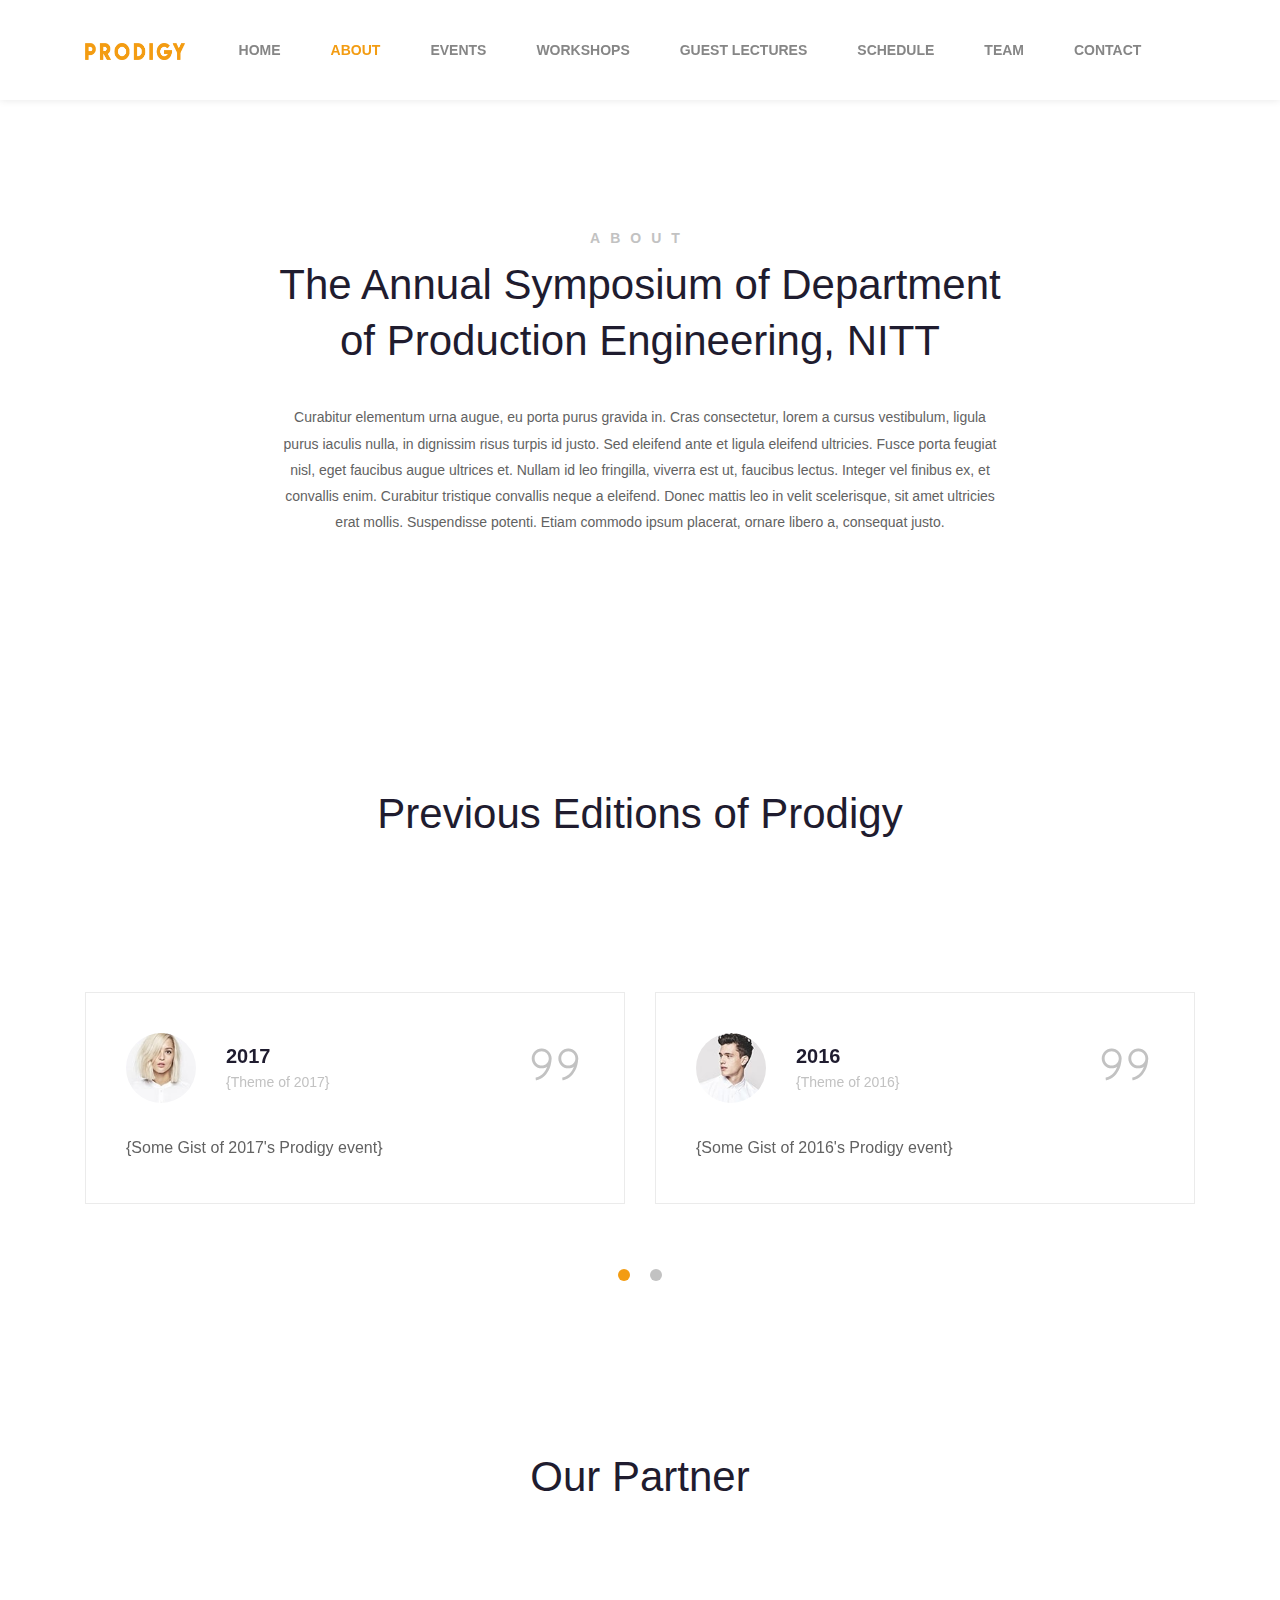
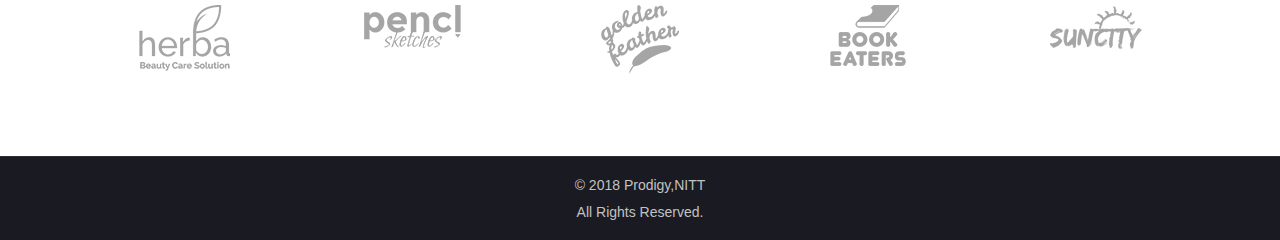
<file: about/index.html>
<!DOCTYPE html>
<html>
	<head>
		<title>About</title>
		<meta charset="utf-8">
		<meta name="viewport" content="width=device-width, initial-scale=1.0, maximum-scale=1.0, user-scalable=no">
		<meta name="format-detection" content="telephone=no">
		<meta name="apple-mobile-web-app-capable" content="yes">
		<!-- Fonts-->
		<link rel="stylesheet" type="text/css" href="/assets/fonts/fontawesome/font-awesome.min.css">
		<link rel="stylesheet" type="text/css" href="/assets/fonts/themify-icons/themify-icons.css">
		<!-- Vendors-->
		<link rel="stylesheet" type="text/css" href="/assets/vendors/bootstrap4/bootstrap-grid.min.css">
		<link rel="stylesheet" type="text/css" href="/assets/vendors/magnific-popup/magnific-popup.min.css">
		<link rel="stylesheet" type="text/css" href="/assets/vendors/owl.carousel/owl.carousel.css">
		<!-- App & fonts-->
		<link rel="stylesheet" type="text/css" href="https://fonts.googleapis.com/css?family=Roboto:300,300i,400,400i,700,700i&amp;amp;subset=latin-ext">
		<link rel="stylesheet" type="text/css" href="/assets/css/main.css"><!--[if lt IE 9]>
			<script src="https://oss.maxcdn.com/libs/html5shiv/3.7.0/html5shiv.js"></script>
		<![endif]-->
	</head>

	<body>
		<div class="page-wrap">

			<!-- header -->
			<header class="header">
				<div class="container">
					<div class="header__logo"><a href="/"><img src="/assets/img/logo.png" alt=""/></a></div>


					<!-- consult-nav -->
					<nav class="consult-nav">

						<!-- consult-menu -->
						<ul class="consult-menu">
							<li ><a href="/">Home</a>
							</li>
							<li class="current-menu-item"><a href="/about/">about</a>
							</li>
							<li ><a href="/events/">Events</a>
							</li>
							<li><a href="/workshops/">Workshops</a>
							</li>
							<li><a href="/guestlectures/">Guest Lectures</a>
							</li>
							<li ><a href="/schedule/">Schedule</a>
							</li>
							<li><a href="/team/">Team</a>
							</li>
							<li><a href="/contact/">contact</a>
							</li>
						</ul><!-- consult-menu -->

						<div class="navbar-toggle"><span></span><span></span><span></span></div>
					</nav><!-- End / consult-nav -->

				</div>
			</header><!-- End / header -->
			<br>
			<br>
			<br>

			<!-- Content-->
			<div class="md-content">

				<!-- Section -->
				<section class="md-section">
					<div class="container">
						<div class="row">
							<div class="col-lg-10 col-xl-8 offset-0 offset-sm-0 offset-md-0 offset-lg-1 offset-xl-2 ">

								<!-- title-01 -->
								<div class="title-01 title-01__style-04">
									<h6 class="title-01__subTitle">about</h6>
									<h2 class="title-01__title">The Annual Symposium of Department of Production Engineering, NITT</h2>
									<div>Curabitur elementum urna augue, eu porta purus gravida in. Cras consectetur, lorem a cursus vestibulum, ligula purus iaculis nulla, in dignissim risus turpis id justo. Sed eleifend ante et ligula eleifend ultricies. Fusce porta feugiat nisl, eget faucibus augue ultrices et. Nullam id leo fringilla, viverra est ut, faucibus lectus. Integer vel finibus ex, et convallis enim. Curabitur tristique convallis neque a eleifend. Donec mattis leo in velit scelerisque, sit amet ultricies erat mollis. Suspendisse potenti. Etiam commodo ipsum placerat, ornare libero a, consequat justo.</div>
								</div><!-- End / title-01 -->

							</div>
						</div>
					</div>
				</section>

				<section class="md-section" style="padding-bottom:0;">
					<div class="container">
						<div class="row">
							<div class="col-md-8 col-lg-8 offset-0 offset-sm-0 offset-md-2 offset-lg-2 ">

								<!-- title-01 -->
								<div class="title-01">
									<h2 class="title-01__title">Previous Editions of Prodigy</h2>
								</div><!-- End / title-01 -->

							</div>
						</div>
						<div class="consult-slide">

							<!-- carousel__element owl-carousel -->
							<div class="carousel__element owl-carousel" data-options='{"loop":true,"dots":true,"nav":false,"margin":30,"responsive":{"0":{"items":1},"992":{"items":2}}}'>

								<!-- testimonial -->
								<div class="testimonial">
									<div class="testimonial__info"><a class="testimonial__avatar" href="#"><img src="/assets/img/avatars/avatar-01.jpg" alt=""/></a>
										<h5 class="testimonial__name">2017</h5><span class="testimonial__position">{Theme of 2017}</span>
									</div>
									<div class="testimonial__content">
										<div class="testimonial__text">{Some Gist of 2017's Prodigy event}</div>
									</div>
								</div><!-- End / testimonial -->


								<!-- testimonial -->
								<div class="testimonial">
									<div class="testimonial__info"><a class="testimonial__avatar" href="#"><img src="/assets/img/avatars/avatar-02.jpg" alt=""/></a>
										<h5 class="testimonial__name">2016</h5><span class="testimonial__position">{Theme of 2016}</span>
									</div>
									<div class="testimonial__content">
										<div class="testimonial__text">{Some Gist of 2016's Prodigy event}</div>
									</div>
								</div><!-- End / testimonial -->


								<!-- testimonial -->
								<div class="testimonial">
									<div class="testimonial__info"><a class="testimonial__avatar" href="#"><img src="/assets/img/avatars/1.jpg" alt=""/></a>
										<h5 class="testimonial__name">2015</h5><span class="testimonial__position">{Theme of 2015}</span>
									</div>
									<div class="testimonial__content">
										<div class="testimonial__text">{Some Gist of 2015's Prodigy event}</div>
									</div>
								</div><!-- End / testimonial -->

							</div><!-- End / carousel__element owl-carousel -->

						</div>
					</div>
				</section>
				<!-- End / Section -->

				<!-- Our partner-->

				<!-- Section -->
				<section class="md-section">
					<div class="container">
						<div class="row">
							<div class="col-md-8 col-lg-8 offset-0 offset-sm-0 offset-md-2 offset-lg-2 ">

								<!-- title-01 -->
								<div class="title-01">
									<h2 class="title-01__title">Our Partner</h2>
								</div><!-- End / title-01 -->

							</div>
						</div>

						<!-- carousel__element owl-carousel -->
						<div class="carousel__element owl-carousel" data-options='{"loop":true,"dots":false,"nav":true,"margin":30,"responsive":{"0":{"items":2},"768":{"items":3},"992":{"items":5}}}'>

							<!--  -->
							<div>
								<div class="brand-01__image"><img src="/assets/img/brands/1.png" alt=""/></div>
							</div><!-- End /  -->


							<!--  -->
							<div>
								<div class="brand-01__image"><img src="/assets/img/brands/2.png" alt=""/></div>
							</div><!-- End /  -->


							<!--  -->
							<div>
								<div class="brand-01__image"><img src="/assets/img/brands/3.png" alt=""/></div>
							</div><!-- End /  -->


							<!--  -->
							<div>
								<div class="brand-01__image"><img src="/assets/img/brands/4.png" alt=""/></div>
							</div><!-- End /  -->


							<!--  -->
							<div>
								<div class="brand-01__image"><img src="/assets/img/brands/5.png" alt=""/></div>
							</div><!-- End /  -->

						</div><!-- End / carousel__element owl-carousel -->

					</div>
				</section>
				<!-- End / Section -->

			</div>
			<!-- End / Content-->
			<br>
			<br>

			<!-- footer -->
			<footer class="footer">

				<div class="footer__copyright">&copy; 2018 Prodigy,NITT<br>All Rights Reserved.</div>
			</footer><!-- End / footer -->

		</div>
		<!-- Vendors-->
		<script type="text/javascript" src="/assets/vendors/jquery/jquery.min.js"></script>
		<script type="text/javascript" src="/assets/vendors/imagesloaded/imagesloaded.pkgd.js"></script>
		<script type="text/javascript" src="/assets/vendors/isotope-layout/isotope.pkgd.js"></script>
		<script type="text/javascript" src="/assets/vendors/jquery.countdown/jquery.countdown.min.js"></script>
		<script type="text/javascript" src="/assets/vendors/jquery.countTo/jquery.countTo.min.js"></script>
		<script type="text/javascript" src="/assets/vendors/jquery.countUp/jquery.countup.min.js"></script>
		<script type="text/javascript" src="/assets/vendors/jquery.matchHeight/jquery.matchHeight.min.js"></script>
		<script type="text/javascript" src="/assets/vendors/jquery.mb.ytplayer/jquery.mb.YTPlayer.min.js"></script>
		<script type="text/javascript" src="/assets/vendors/magnific-popup/jquery.magnific-popup.min.js"></script>
		<script type="text/javascript" src="/assets/vendors/masonry-layout/masonry.pkgd.js"></script>
		<script type="text/javascript" src="/assets/vendors/owl.carousel/owl.carousel.js"></script>
		<script type="text/javascript" src="/assets/vendors/jquery.waypoints/jquery.waypoints.min.js"></script>
		<script type="text/javascript" src="/assets/vendors/menu/menu.min.js"></script>
		<script type="text/javascript" src="/assets/vendors/smoothscroll/SmoothScroll.min.js"></script>
		<!-- App-->
		<script type="text/javascript" src="/assets/js/main.js"></script>
	</body>
</html>
</file>
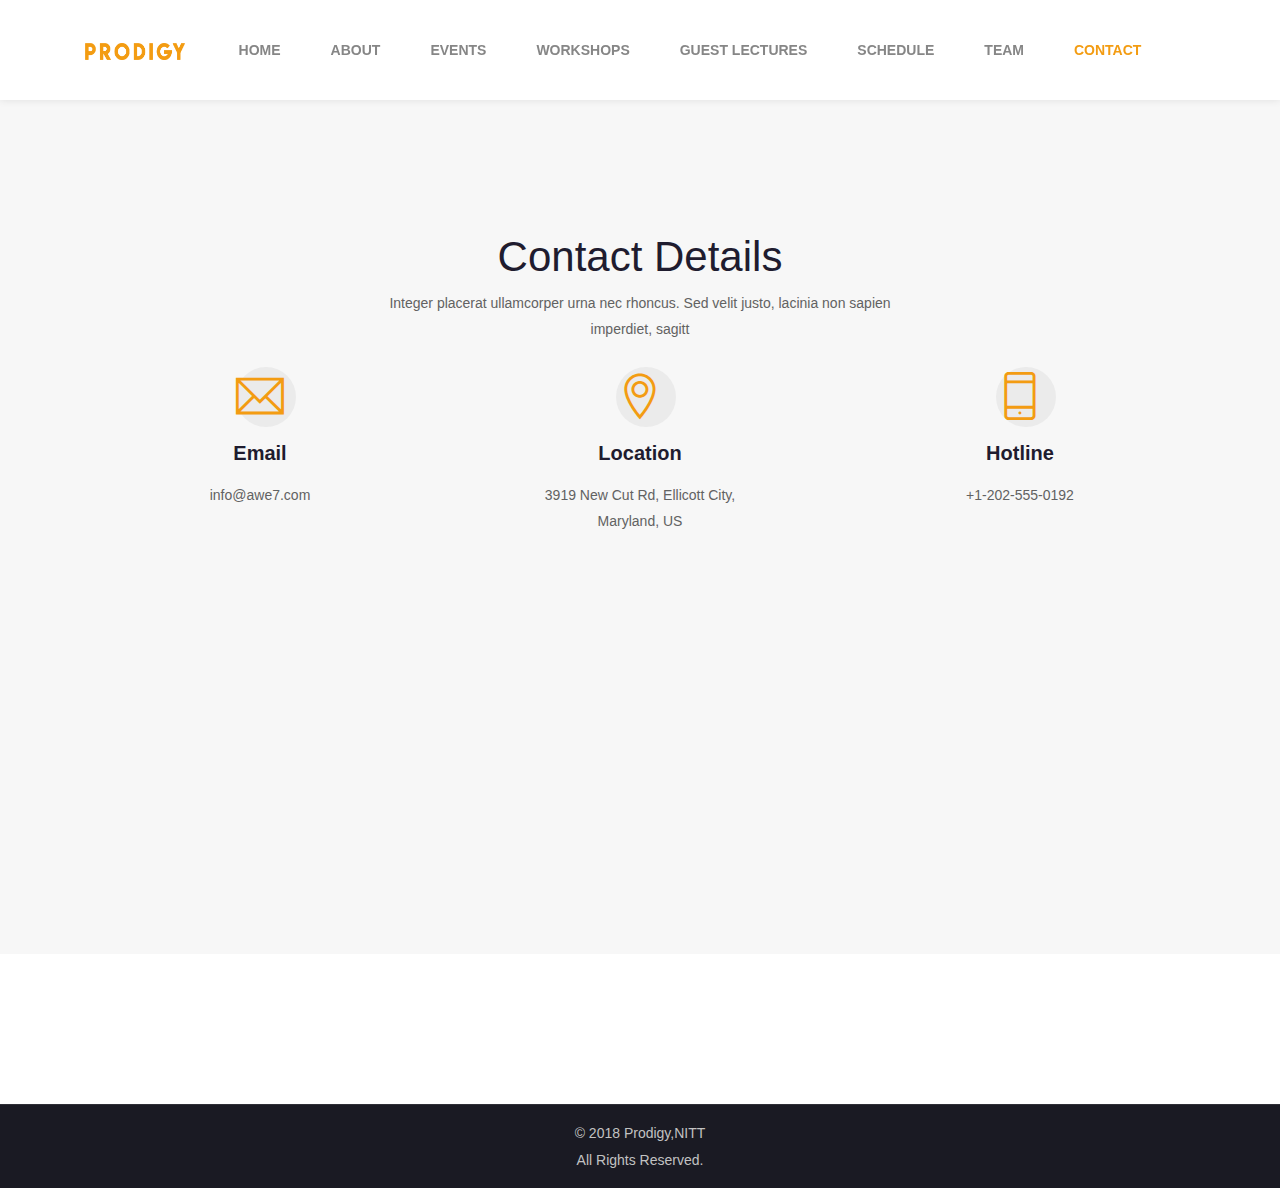
<file: contact/index.html>
<!DOCTYPE html>
<html>
	<head>
		<title>Contact</title>
		<meta charset="utf-8">
		<meta name="viewport" content="width=device-width, initial-scale=1.0, maximum-scale=1.0, user-scalable=no">
		<meta name="format-detection" content="telephone=no">
		<meta name="apple-mobile-web-app-capable" content="yes">
		<!-- Fonts-->
		<link rel="stylesheet" type="text/css" href="/assets/fonts/fontawesome/font-awesome.min.css">
		<link rel="stylesheet" type="text/css" href="/assets/fonts/themify-icons/themify-icons.css">
		<!-- Vendors-->
		<link rel="stylesheet" type="text/css" href="/assets/vendors/bootstrap4/bootstrap-grid.min.css">
		<link rel="stylesheet" type="text/css" href="/assets/vendors/magnific-popup/magnific-popup.min.css">
		<link rel="stylesheet" type="text/css" href="/assets/vendors/owl.carousel/owl.carousel.css">
		<!-- App & fonts-->
		<link rel="stylesheet" type="text/css" href="https://fonts.googleapis.com/css?family=Roboto:300,300i,400,400i,700,700i&amp;amp;subset=latin-ext">
		<link rel="stylesheet" type="text/css" href="/assets/css/main.css"><!--[if lt IE 9]>
			<script src="https://oss.maxcdn.com/libs/html5shiv/3.7.0/html5shiv.js"></script>
		<![endif]-->
	</head>

	<body>
		<div class="page-wrap">

			<!-- header -->
			<header class="header">
				<div class="container">
					<div class="header__logo"><a href="/"><img src="/assets/img/logo.png" alt=""/></a></div>


					<!-- consult-nav -->
					<nav class="consult-nav">

						<!-- consult-menu -->
						<ul class="consult-menu">
							<li ><a href="/">Home</a>
							</li>
							<li><a href="/about/">about</a>
							</li>
							<li ><a href="/events/">Events</a>
							</li>
							<li><a href="/workshops/">Workshops</a>
							</li>
							<li><a href="/guestlectures/">Guest Lectures</a>
							</li>
							<li ><a href="/schedule/">Schedule</a>
							</li>
							<li><a href="/team/">Team</a>
							</li>
							<li class="current-menu-item" ><a href="/contact/">contact</a>
							</li>
						</ul><!-- consult-menu -->

						<div class="navbar-toggle"><span></span><span></span><span></span></div>
					</nav><!-- End / consult-nav -->

				</div>
			</header><!-- End / header -->

			<br><br><br>

			<!-- Content-->
			<div class="md-content">

				<!-- Section -->
				<section class="md-section js-consult-form" style="background-color:#f7f7f7;">
					<div class="container">
						<div class="row">
							<div class="col-lg-6 offset-0 offset-sm-0 offset-md-0 offset-lg-3 ">

								<!-- title-01 -->
								<div class="title-01">
									<h2 class="title-01__title">Contact Details</h2>
									<div>Integer placerat ullamcorper urna nec rhoncus. Sed velit justo, lacinia non sapien imperdiet, sagitt</div>
								</div><!-- End / title-01 -->

							</div>
						</div>
						<div class="row">
							<div class="col-lg-4 ">

								<!-- iconbox -->
								<div class="iconbox iconbox__style-04">
									<div class="iconbox__icon"><i class="ti-email"></i></div>
									<div>
										<h2 class="iconbox__title"><a href="#">Email</a></h2>
										<div class="iconbox__description">info@awe7.com</div>
									</div>
								</div><!-- End / iconbox -->

							</div>
							<div class="col-lg-4 ">

								<!-- iconbox -->
								<div class="iconbox iconbox__style-04">
									<div class="iconbox__icon"><i class="ti-location-pin"></i></div>
									<div>
										<h2 class="iconbox__title"><a href="#">location</a></h2>
										<div class="iconbox__description">3919 New Cut Rd, Ellicott City, <br>Maryland, US</div>
									</div>
								</div><!-- End / iconbox -->

							</div>
							<div class="col-lg-4 ">

								<!-- iconbox -->
								<div class="iconbox iconbox__style-04">
									<div class="iconbox__icon"><i class="ti-mobile"></i></div>
									<div>
										<h2 class="iconbox__title"><a href="#">hotline</a></h2>
										<div class="iconbox__description">+1-202-555-0192</div>
									</div>
								</div><!-- End / iconbox -->

							</div>
						</div>


					</div>
				</section>
				<!-- End / Section -->


				<!-- Section -->
				<section class="md-section">
					<div class="container">
						<div class="row">

						</div>
					</div>
				</section>
				<!-- End / Section -->

			</div>
			<!-- End / Content-->

			<!-- footer -->
			<footer class="footer">


				<div class="footer__copyright">&copy; 2018 Prodigy,NITT<br>All Rights Reserved.</div>
			</footer><!-- End / footer -->

		</div>
		<!-- Vendors-->
		<script type="text/javascript" src="/assets/vendors/jquery/jquery.min.js"></script>
		<script type="text/javascript" src="/assets/vendors/imagesloaded/imagesloaded.pkgd.js"></script>
		<script type="text/javascript" src="/assets/vendors/isotope-layout/isotope.pkgd.js"></script>
		<script type="text/javascript" src="/assets/vendors/jquery.countdown/jquery.countdown.min.js"></script>
		<script type="text/javascript" src="/assets/vendors/jquery.countTo/jquery.countTo.min.js"></script>
		<script type="text/javascript" src="/assets/vendors/jquery.countUp/jquery.countup.min.js"></script>
		<script type="text/javascript" src="/assets/vendors/jquery.matchHeight/jquery.matchHeight.min.js"></script>
		<script type="text/javascript" src="/assets/vendors/jquery.mb.ytplayer/jquery.mb.YTPlayer.min.js"></script>
		<script type="text/javascript" src="/assets/vendors/magnific-popup/jquery.magnific-popup.min.js"></script>
		<script type="text/javascript" src="/assets/vendors/masonry-layout/masonry.pkgd.js"></script>
		<script type="text/javascript" src="/assets/vendors/owl.carousel/owl.carousel.js"></script>
		<script type="text/javascript" src="/assets/vendors/jquery.waypoints/jquery.waypoints.min.js"></script>
		<script type="text/javascript" src="/assets/vendors/menu/menu.min.js"></script>
		<script type="text/javascript" src="/assets/vendors/smoothscroll/SmoothScroll.min.js"></script>
		<!-- App-->
		<script type="text/javascript" src="/assets/js/main.js"></script>
	</body>
</html>
</file>
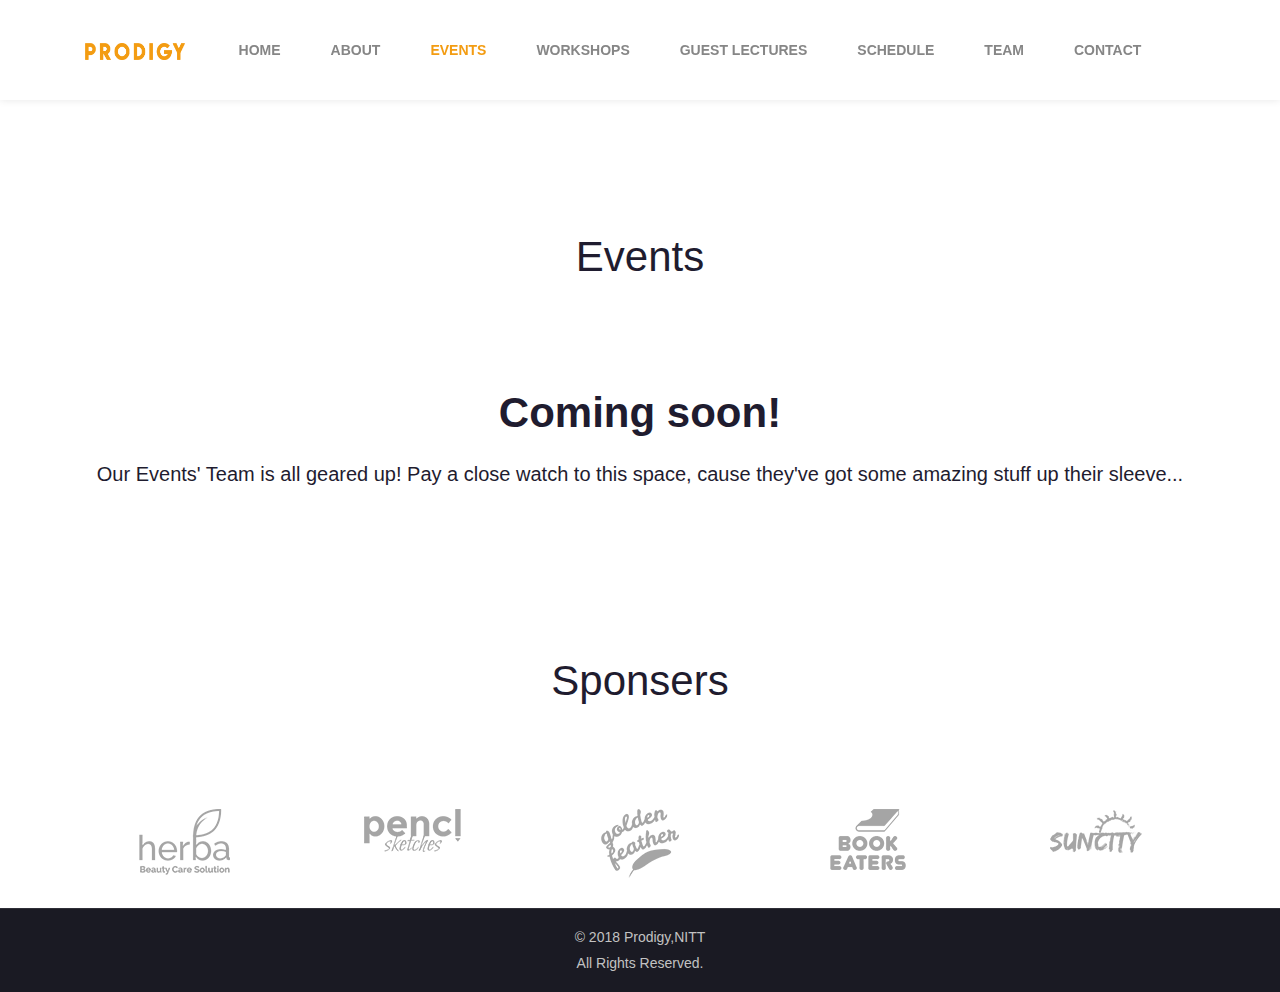
<file: events/index.html>
<!DOCTYPE html>
<html>
	<head>
		<title>Events - Prodigy</title>
		<meta charset="utf-8">
		<meta name="viewport" content="width=device-width, initial-scale=1.0, maximum-scale=1.0, user-scalable=no">
		<meta name="format-detection" content="telephone=no">
		<meta name="apple-mobile-web-app-capable" content="yes">
		<!-- Fonts-->
		<link rel="stylesheet" type="text/css" href="/assets/fonts/fontawesome/font-awesome.min.css">
		<link rel="stylesheet" type="text/css" href="/assets/fonts/themify-icons/themify-icons.css">
		<!-- Vendors-->
		<link rel="stylesheet" type="text/css" href="/assets/vendors/bootstrap4/bootstrap-grid.min.css">
		<link rel="stylesheet" type="text/css" href="/assets/vendors/magnific-popup/magnific-popup.min.css">
		<link rel="stylesheet" type="text/css" href="/assets/vendors/owl.carousel/owl.carousel.css">
		<!-- App & fonts-->
		<link rel="stylesheet" type="text/css" href="https://fonts.googleapis.com/css?family=Roboto:300,300i,400,400i,700,700i&amp;amp;subset=latin-ext">
		<link rel="stylesheet" type="text/css" href="/assets/css/main.css"><!--[if lt IE 9]>
			<script src="https://oss.maxcdn.com/libs/html5shiv/3.7.0/html5shiv.js"></script>
		<![endif]-->
	</head>

	<body>
		<div class="page-wrap">

			<!-- header -->
			<header class="header">
				<div class="container">
					<div class="header__logo"><a href="/"><img src="/assets/img/logo.png" alt=""/></a></div>


					<!-- consult-nav -->
					<nav class="consult-nav">

						<!-- consult-menu -->
						<ul class="consult-menu">
							<li ><a href="/">Home</a>
							</li>
							<li><a href="/about/">about</a>
							</li>
							<li class="current-menu-item"><a href="/events/">Events</a>
							</li>
							<li><a href="/workshops/">Workshops</a>
							</li>
							<li><a href="/guestlectures/">Guest Lectures</a>
							</li>
							<li ><a href="/schedule/">Schedule</a>
							</li>
							<li><a href="/team/">Team</a>
							</li>
							<li><a href="/contact/">contact</a>
							</li>
						</ul><!-- consult-menu -->

						<div class="navbar-toggle"><span></span><span></span><span></span></div>
					</nav><!-- End / consult-nav -->

				</div>
			</header><!-- End / header -->

			<br>
			<br>
			<br>

			<!-- Content-->
			<div class="md-content">

				<!-- Section -->
				<section class="md-section" style="padding-bottom:0;">
					<div class="container">
						<div class="row">
							<div class="col-md-8 col-lg-8 offset-0 offset-sm-0 offset-md-2 offset-lg-2 ">

								<!-- title-01 -->
								<div class="title-01">
									<h2 class="title-01__title">Events</h2>
								</div><!-- End / title-01 -->

							</div>
						</div>
						<center><h2>Coming soon!<h2>  <h4> Our Events' Team is all geared up! Pay a close watch to this space, cause they've got some amazing stuff up their sleeve...  </h4></Center>
					</div>

				</section>
				<!-- End / Section -->



				<!-- End / Section -->

				<!-- Our partner-->
				<section class="md-section">
					<div class="container">
						<div class="row">
							<div class="col-md-8 col-lg-8 offset-0 offset-sm-0 offset-md-2 offset-lg-2 ">

								<!-- title-01 -->
								<div class="title-01">
									<h2 class="title-01__title">Sponsers</h2>
								</div><!-- End / title-01 -->

							</div>
						</div>

						<!-- carousel__element owl-carousel -->
						<div class="carousel__element owl-carousel" data-options='{"loop":true,"dots":false,"nav":true,"margin":30,"responsive":{"0":{"items":2},"768":{"items":3},"992":{"items":5}}}'>

							<!--  -->
							<div>
								<div class="brand-01__image"><img src="/assets/img/brands/1.png" alt=""/></div>
							</div><!-- End /  -->


							<!--  -->
							<div>
								<div class="brand-01__image"><img src="/assets/img/brands/2.png" alt=""/></div>
							</div><!-- End /  -->


							<!--  -->
							<div>
								<div class="brand-01__image"><img src="/assets/img/brands/3.png" alt=""/></div>
							</div><!-- End /  -->


							<!--  -->
							<div>
								<div class="brand-01__image"><img src="/assets/img/brands/4.png" alt=""/></div>
							</div><!-- End /  -->


							<!--  -->
							<div>
								<div class="brand-01__image"><img src="/assets/img/brands/5.png" alt=""/></div>
							</div><!-- End /  -->

						</div><!-- End / carousel__element owl-carousel -->

					</div>
				</section>



			</div>
			<!-- End / Content-->

			<!-- footer -->
			<footer class="footer">

				<div class="footer__copyright">&copy; 2018 Prodigy,NITT<br>All Rights Reserved.</div>
			</footer><!-- End / footer -->

		</div>
		<!-- Vendors-->
		<script type="text/javascript" src="/assets/vendors/jquery/jquery.min.js"></script>
		<script type="text/javascript" src="/assets/vendors/imagesloaded/imagesloaded.pkgd.js"></script>
		<script type="text/javascript" src="/assets/vendors/isotope-layout/isotope.pkgd.js"></script>
		<script type="text/javascript" src="/assets/vendors/jquery.countdown/jquery.countdown.min.js"></script>
		<script type="text/javascript" src="/assets/vendors/jquery.countTo/jquery.countTo.min.js"></script>
		<script type="text/javascript" src="/assets/vendors/jquery.countUp/jquery.countup.min.js"></script>
		<script type="text/javascript" src="/assets/vendors/jquery.matchHeight/jquery.matchHeight.min.js"></script>
		<script type="text/javascript" src="/assets/vendors/jquery.mb.ytplayer/jquery.mb.YTPlayer.min.js"></script>
		<script type="text/javascript" src="/assets/vendors/magnific-popup/jquery.magnific-popup.min.js"></script>
		<script type="text/javascript" src="/assets/vendors/masonry-layout/masonry.pkgd.js"></script>
		<script type="text/javascript" src="/assets/vendors/owl.carousel/owl.carousel.js"></script>
		<script type="text/javascript" src="/assets/vendors/jquery.waypoints/jquery.waypoints.min.js"></script>
		<script type="text/javascript" src="/assets/vendors/menu/menu.min.js"></script>
		<script type="text/javascript" src="/assets/vendors/smoothscroll/SmoothScroll.min.js"></script>
		<!-- App-->
		<script type="text/javascript" src="/assets/js/main.js"></script>
	</body>
</html>
</file>
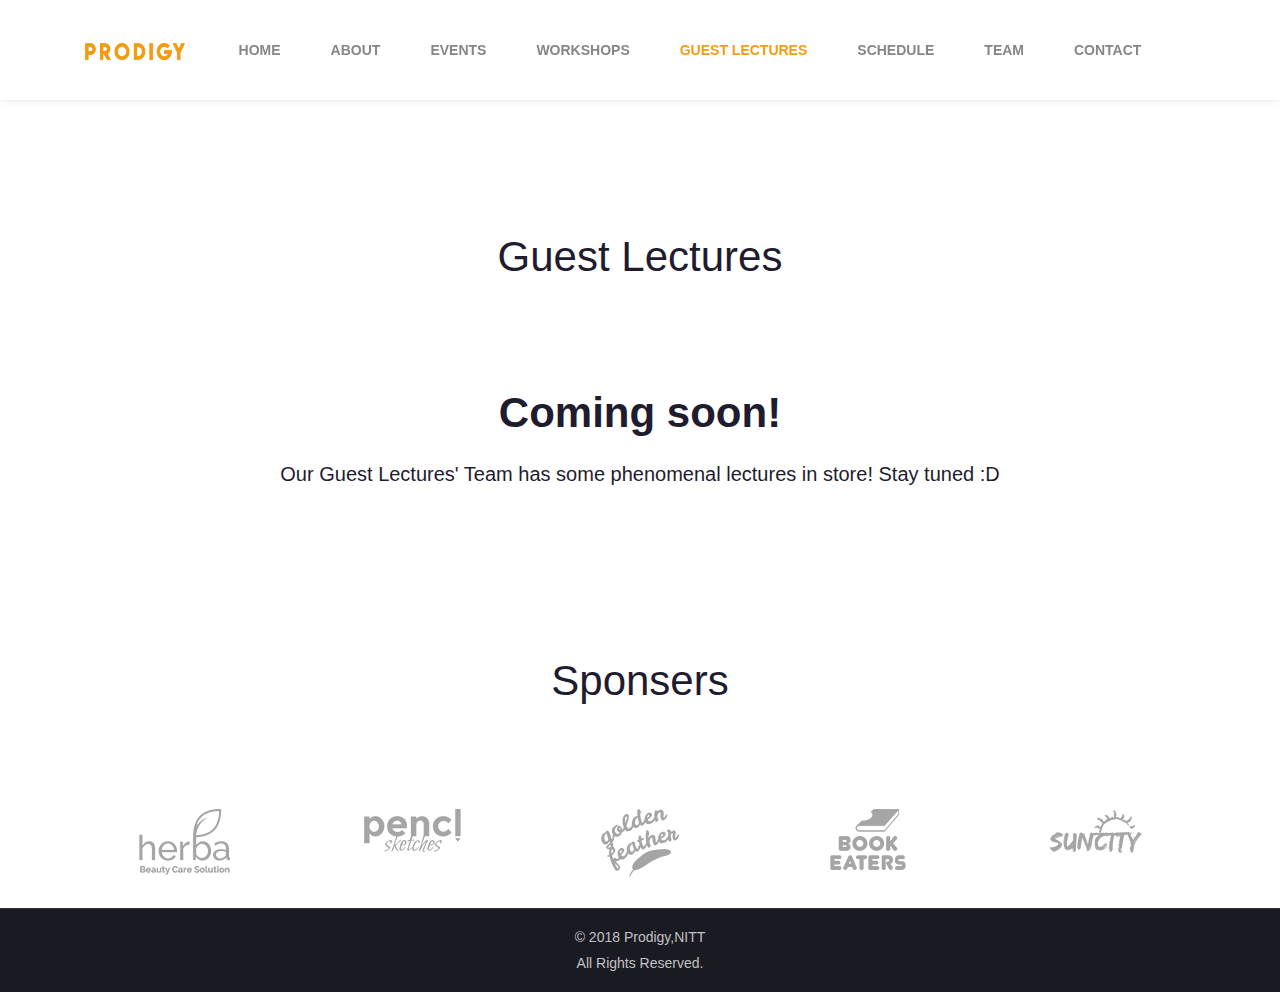
<file: guestlectures/index.html>
<!DOCTYPE html>
<html>
	<head>
		<title>Guest Lectures - Prodigy</title>
		<meta charset="utf-8">
		<meta name="viewport" content="width=device-width, initial-scale=1.0, maximum-scale=1.0, user-scalable=no">
		<meta name="format-detection" content="telephone=no">
		<meta name="apple-mobile-web-app-capable" content="yes">
		<!-- Fonts-->
		<link rel="stylesheet" type="text/css" href="/assets/fonts/fontawesome/font-awesome.min.css">
		<link rel="stylesheet" type="text/css" href="/assets/fonts/themify-icons/themify-icons.css">
		<!-- Vendors-->
		<link rel="stylesheet" type="text/css" href="/assets/vendors/bootstrap4/bootstrap-grid.min.css">
		<link rel="stylesheet" type="text/css" href="/assets/vendors/magnific-popup/magnific-popup.min.css">
		<link rel="stylesheet" type="text/css" href="/assets/vendors/owl.carousel/owl.carousel.css">
		<!-- App & fonts-->
		<link rel="stylesheet" type="text/css" href="https://fonts.googleapis.com/css?family=Roboto:300,300i,400,400i,700,700i&amp;amp;subset=latin-ext">
		<link rel="stylesheet" type="text/css" href="/assets/css/main.css"><!--[if lt IE 9]>
			<script src="https://oss.maxcdn.com/libs/html5shiv/3.7.0/html5shiv.js"></script>
		<![endif]-->
	</head>

	<body>
		<div class="page-wrap">

			<!-- header -->
			<header class="header">
				<div class="container">
					<div class="header__logo"><a href="/"><img src="/assets/img/logo.png" alt=""/></a></div>


					<!-- consult-nav -->
					<nav class="consult-nav">

						<!-- consult-menu -->
						<ul class="consult-menu">
							<li ><a href="/">Home</a>
							</li>
							<li><a href="/about/">about</a>
							</li>
							<li ><a href="/events/">Events</a>
							</li>
							<li><a href="/workshops/">Workshops</a>
							</li>
							<li class="current-menu-item"><a href="/guestlectures/">Guest Lectures</a>
							</li>
							<li ><a href="/schedule/">Schedule</a>
							</li>
							<li><a href="/team/">Team</a>
							</li>
							<li><a href="/contact/">contact</a>
							</li>
						</ul><!-- consult-menu -->

						<div class="navbar-toggle"><span></span><span></span><span></span></div>
					</nav><!-- End / consult-nav -->

				</div>
			</header><!-- End / header -->

			<br>
			<br>
			<br>

			<!-- Content-->
			<div class="md-content">

				<!-- Section -->
				<section class="md-section" style="padding-bottom:0;">
					<div class="container">
						<div class="row">
							<div class="col-md-8 col-lg-8 offset-0 offset-sm-0 offset-md-2 offset-lg-2 ">

								<!-- title-01 -->
								<div class="title-01">
									<h2 class="title-01__title">Guest Lectures</h2>
								</div><!-- End / title-01 -->

							</div>
						</div>
						<center><h2>Coming soon!<h2>  <h4> Our Guest Lectures' Team has some phenomenal lectures in store! Stay tuned :D   </h4></Center>
					</div>

				</section>
				<!-- End / Section -->



				<!-- End / Section -->

				<!-- Our partner-->
				<section class="md-section">
					<div class="container">
						<div class="row">
							<div class="col-md-8 col-lg-8 offset-0 offset-sm-0 offset-md-2 offset-lg-2 ">

								<!-- title-01 -->
								<div class="title-01">
									<h2 class="title-01__title">Sponsers</h2>
								</div><!-- End / title-01 -->

							</div>
						</div>

						<!-- carousel__element owl-carousel -->
						<div class="carousel__element owl-carousel" data-options='{"loop":true,"dots":false,"nav":true,"margin":30,"responsive":{"0":{"items":2},"768":{"items":3},"992":{"items":5}}}'>

							<!--  -->
							<div>
								<div class="brand-01__image"><img src="/assets/img/brands/1.png" alt=""/></div>
							</div><!-- End /  -->


							<!--  -->
							<div>
								<div class="brand-01__image"><img src="/assets/img/brands/2.png" alt=""/></div>
							</div><!-- End /  -->


							<!--  -->
							<div>
								<div class="brand-01__image"><img src="/assets/img/brands/3.png" alt=""/></div>
							</div><!-- End /  -->


							<!--  -->
							<div>
								<div class="brand-01__image"><img src="/assets/img/brands/4.png" alt=""/></div>
							</div><!-- End /  -->


							<!--  -->
							<div>
								<div class="brand-01__image"><img src="/assets/img/brands/5.png" alt=""/></div>
							</div><!-- End /  -->

						</div><!-- End / carousel__element owl-carousel -->

					</div>
				</section>



			</div>
			<!-- End / Content-->

			<!-- footer -->
			<footer class="footer">

				<div class="footer__copyright">&copy; 2018 Prodigy,NITT<br>All Rights Reserved.</div>
			</footer><!-- End / footer -->

		</div>
		<!-- Vendors-->
		<script type="text/javascript" src="/assets/vendors/jquery/jquery.min.js"></script>
		<script type="text/javascript" src="/assets/vendors/imagesloaded/imagesloaded.pkgd.js"></script>
		<script type="text/javascript" src="/assets/vendors/isotope-layout/isotope.pkgd.js"></script>
		<script type="text/javascript" src="/assets/vendors/jquery.countdown/jquery.countdown.min.js"></script>
		<script type="text/javascript" src="/assets/vendors/jquery.countTo/jquery.countTo.min.js"></script>
		<script type="text/javascript" src="/assets/vendors/jquery.countUp/jquery.countup.min.js"></script>
		<script type="text/javascript" src="/assets/vendors/jquery.matchHeight/jquery.matchHeight.min.js"></script>
		<script type="text/javascript" src="/assets/vendors/jquery.mb.ytplayer/jquery.mb.YTPlayer.min.js"></script>
		<script type="text/javascript" src="/assets/vendors/magnific-popup/jquery.magnific-popup.min.js"></script>
		<script type="text/javascript" src="/assets/vendors/masonry-layout/masonry.pkgd.js"></script>
		<script type="text/javascript" src="/assets/vendors/owl.carousel/owl.carousel.js"></script>
		<script type="text/javascript" src="/assets/vendors/jquery.waypoints/jquery.waypoints.min.js"></script>
		<script type="text/javascript" src="/assets/vendors/menu/menu.min.js"></script>
		<script type="text/javascript" src="/assets/vendors/smoothscroll/SmoothScroll.min.js"></script>
		<!-- App-->
		<script type="text/javascript" src="/assets/js/main.js"></script>
	</body>
</html>
</file>
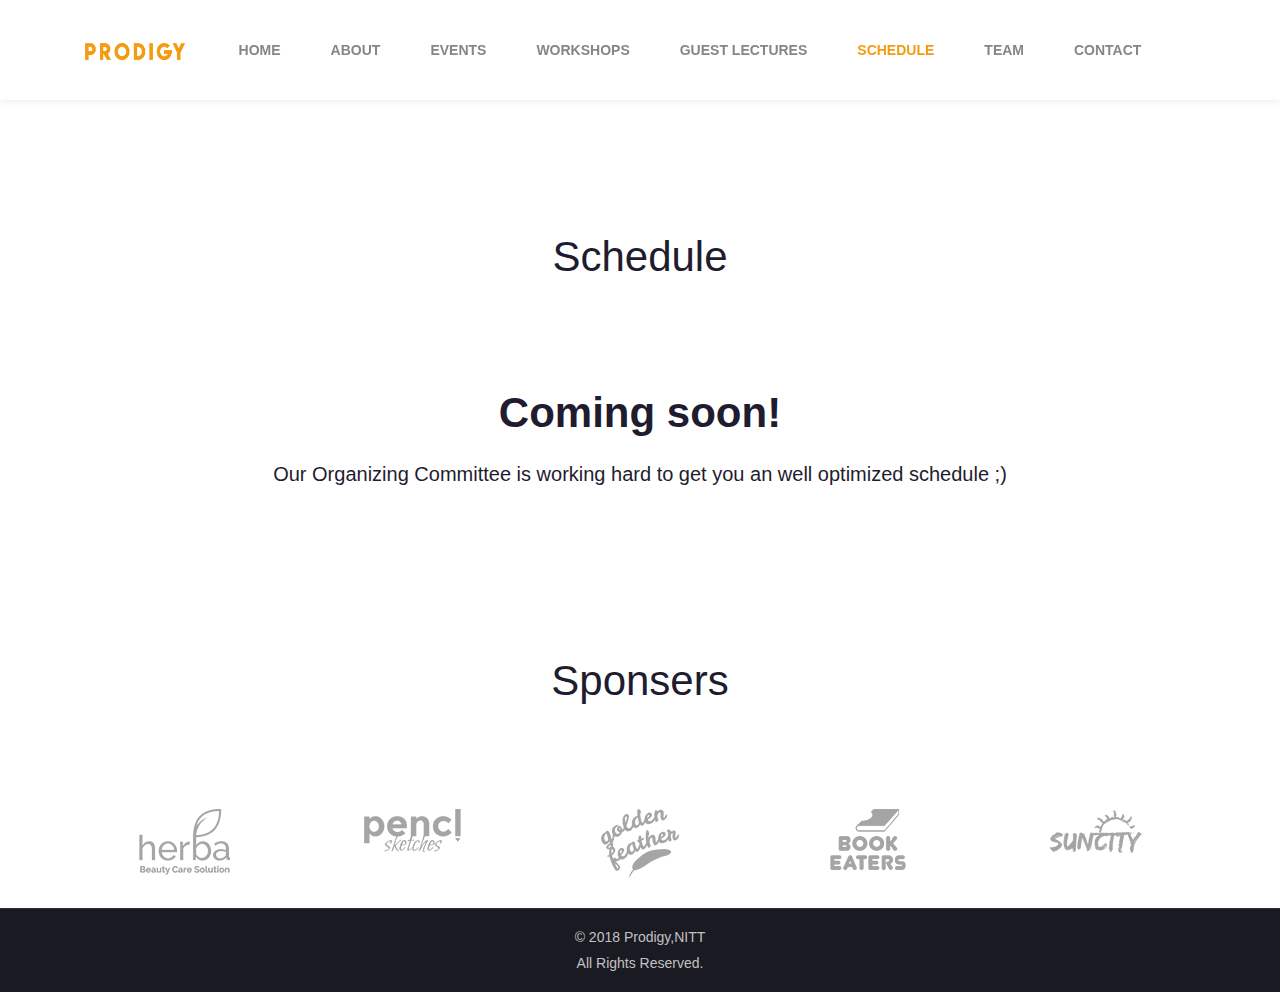
<file: schedule/index.html>
<!DOCTYPE html>
<html>
	<head>
		<title>Schedule - Prodigy</title>
		<meta charset="utf-8">
		<meta name="viewport" content="width=device-width, initial-scale=1.0, maximum-scale=1.0, user-scalable=no">
		<meta name="format-detection" content="telephone=no">
		<meta name="apple-mobile-web-app-capable" content="yes">
		<!-- Fonts-->
		<link rel="stylesheet" type="text/css" href="/assets/fonts/fontawesome/font-awesome.min.css">
		<link rel="stylesheet" type="text/css" href="/assets/fonts/themify-icons/themify-icons.css">
		<!-- Vendors-->
		<link rel="stylesheet" type="text/css" href="/assets/vendors/bootstrap4/bootstrap-grid.min.css">
		<link rel="stylesheet" type="text/css" href="/assets/vendors/magnific-popup/magnific-popup.min.css">
		<link rel="stylesheet" type="text/css" href="/assets/vendors/owl.carousel/owl.carousel.css">
		<!-- App & fonts-->
		<link rel="stylesheet" type="text/css" href="https://fonts.googleapis.com/css?family=Roboto:300,300i,400,400i,700,700i&amp;amp;subset=latin-ext">
		<link rel="stylesheet" type="text/css" href="/assets/css/main.css"><!--[if lt IE 9]>
			<script src="https://oss.maxcdn.com/libs/html5shiv/3.7.0/html5shiv.js"></script>
		<![endif]-->
	</head>

	<body>
		<div class="page-wrap">

			<!-- header -->
			<header class="header">
				<div class="container">
					<div class="header__logo"><a href="/"><img src="/assets/img/logo.png" alt=""/></a></div>


					<!-- consult-nav -->
					<nav class="consult-nav">

						<!-- consult-menu -->
						<ul class="consult-menu">
							<li ><a href="/">Home</a>
							</li>
							<li><a href="/about/">about</a>
							</li>
							<li ><a href="/events/">Events</a>
							</li>
							<li><a href="/workshops/">Workshops</a>
							</li>
							<li><a href="/guestlectures/">Guest Lectures</a>
							</li>
							<li class="current-menu-item" ><a href="/schedule/">Schedule</a>
							</li>
							<li><a href="/team/">Team</a>
							</li>
							<li><a href="/contact/">contact</a>
							</li>
						</ul><!-- consult-menu -->

						<div class="navbar-toggle"><span></span><span></span><span></span></div>
					</nav><!-- End / consult-nav -->

				</div>
			</header><!-- End / header -->

			<br>
			<br>
			<br>

			<!-- Content-->
			<div class="md-content">

				<!-- Section -->
				<section class="md-section" style="padding-bottom:0;">
					<div class="container">
						<div class="row">
							<div class="col-md-8 col-lg-8 offset-0 offset-sm-0 offset-md-2 offset-lg-2 ">

								<!-- title-01 -->
								<div class="title-01">
									<h2 class="title-01__title">Schedule</h2>
								</div><!-- End / title-01 -->

							</div>
						</div>
						<center><h2>Coming soon!<h2>  <h4> Our Organizing Committee is working hard to get you an well optimized schedule ;) </h4></Center>
					</div>

				</section>
				<!-- End / Section -->



				<!-- End / Section -->

				<!-- Our partner-->
				<section class="md-section">
					<div class="container">
						<div class="row">
							<div class="col-md-8 col-lg-8 offset-0 offset-sm-0 offset-md-2 offset-lg-2 ">

								<!-- title-01 -->
								<div class="title-01">
									<h2 class="title-01__title">Sponsers</h2>
								</div><!-- End / title-01 -->

							</div>
						</div>

						<!-- carousel__element owl-carousel -->
						<div class="carousel__element owl-carousel" data-options='{"loop":true,"dots":false,"nav":true,"margin":30,"responsive":{"0":{"items":2},"768":{"items":3},"992":{"items":5}}}'>

							<!--  -->
							<div>
								<div class="brand-01__image"><img src="/assets/img/brands/1.png" alt=""/></div>
							</div><!-- End /  -->


							<!--  -->
							<div>
								<div class="brand-01__image"><img src="/assets/img/brands/2.png" alt=""/></div>
							</div><!-- End /  -->


							<!--  -->
							<div>
								<div class="brand-01__image"><img src="/assets/img/brands/3.png" alt=""/></div>
							</div><!-- End /  -->


							<!--  -->
							<div>
								<div class="brand-01__image"><img src="/assets/img/brands/4.png" alt=""/></div>
							</div><!-- End /  -->


							<!--  -->
							<div>
								<div class="brand-01__image"><img src="/assets/img/brands/5.png" alt=""/></div>
							</div><!-- End /  -->

						</div><!-- End / carousel__element owl-carousel -->

					</div>
				</section>



			</div>
			<!-- End / Content-->

			<!-- footer -->
			<footer class="footer">

				<div class="footer__copyright">&copy; 2018  Prodigy,NITT<br>All Rights Reserved.</div>
			</footer><!-- End / footer -->

		</div>
		<!-- Vendors-->
		<script type="text/javascript" src="/assets/vendors/jquery/jquery.min.js"></script>
		<script type="text/javascript" src="/assets/vendors/imagesloaded/imagesloaded.pkgd.js"></script>
		<script type="text/javascript" src="/assets/vendors/isotope-layout/isotope.pkgd.js"></script>
		<script type="text/javascript" src="/assets/vendors/jquery.countdown/jquery.countdown.min.js"></script>
		<script type="text/javascript" src="/assets/vendors/jquery.countTo/jquery.countTo.min.js"></script>
		<script type="text/javascript" src="/assets/vendors/jquery.countUp/jquery.countup.min.js"></script>
		<script type="text/javascript" src="/assets/vendors/jquery.matchHeight/jquery.matchHeight.min.js"></script>
		<script type="text/javascript" src="/assets/vendors/jquery.mb.ytplayer/jquery.mb.YTPlayer.min.js"></script>
		<script type="text/javascript" src="/assets/vendors/magnific-popup/jquery.magnific-popup.min.js"></script>
		<script type="text/javascript" src="/assets/vendors/masonry-layout/masonry.pkgd.js"></script>
		<script type="text/javascript" src="/assets/vendors/owl.carousel/owl.carousel.js"></script>
		<script type="text/javascript" src="/assets/vendors/jquery.waypoints/jquery.waypoints.min.js"></script>
		<script type="text/javascript" src="/assets/vendors/menu/menu.min.js"></script>
		<script type="text/javascript" src="/assets/vendors/smoothscroll/SmoothScroll.min.js"></script>
		<!-- App-->
		<script type="text/javascript" src="/assets/js/main.js"></script>
	</body>
</html>
</file>
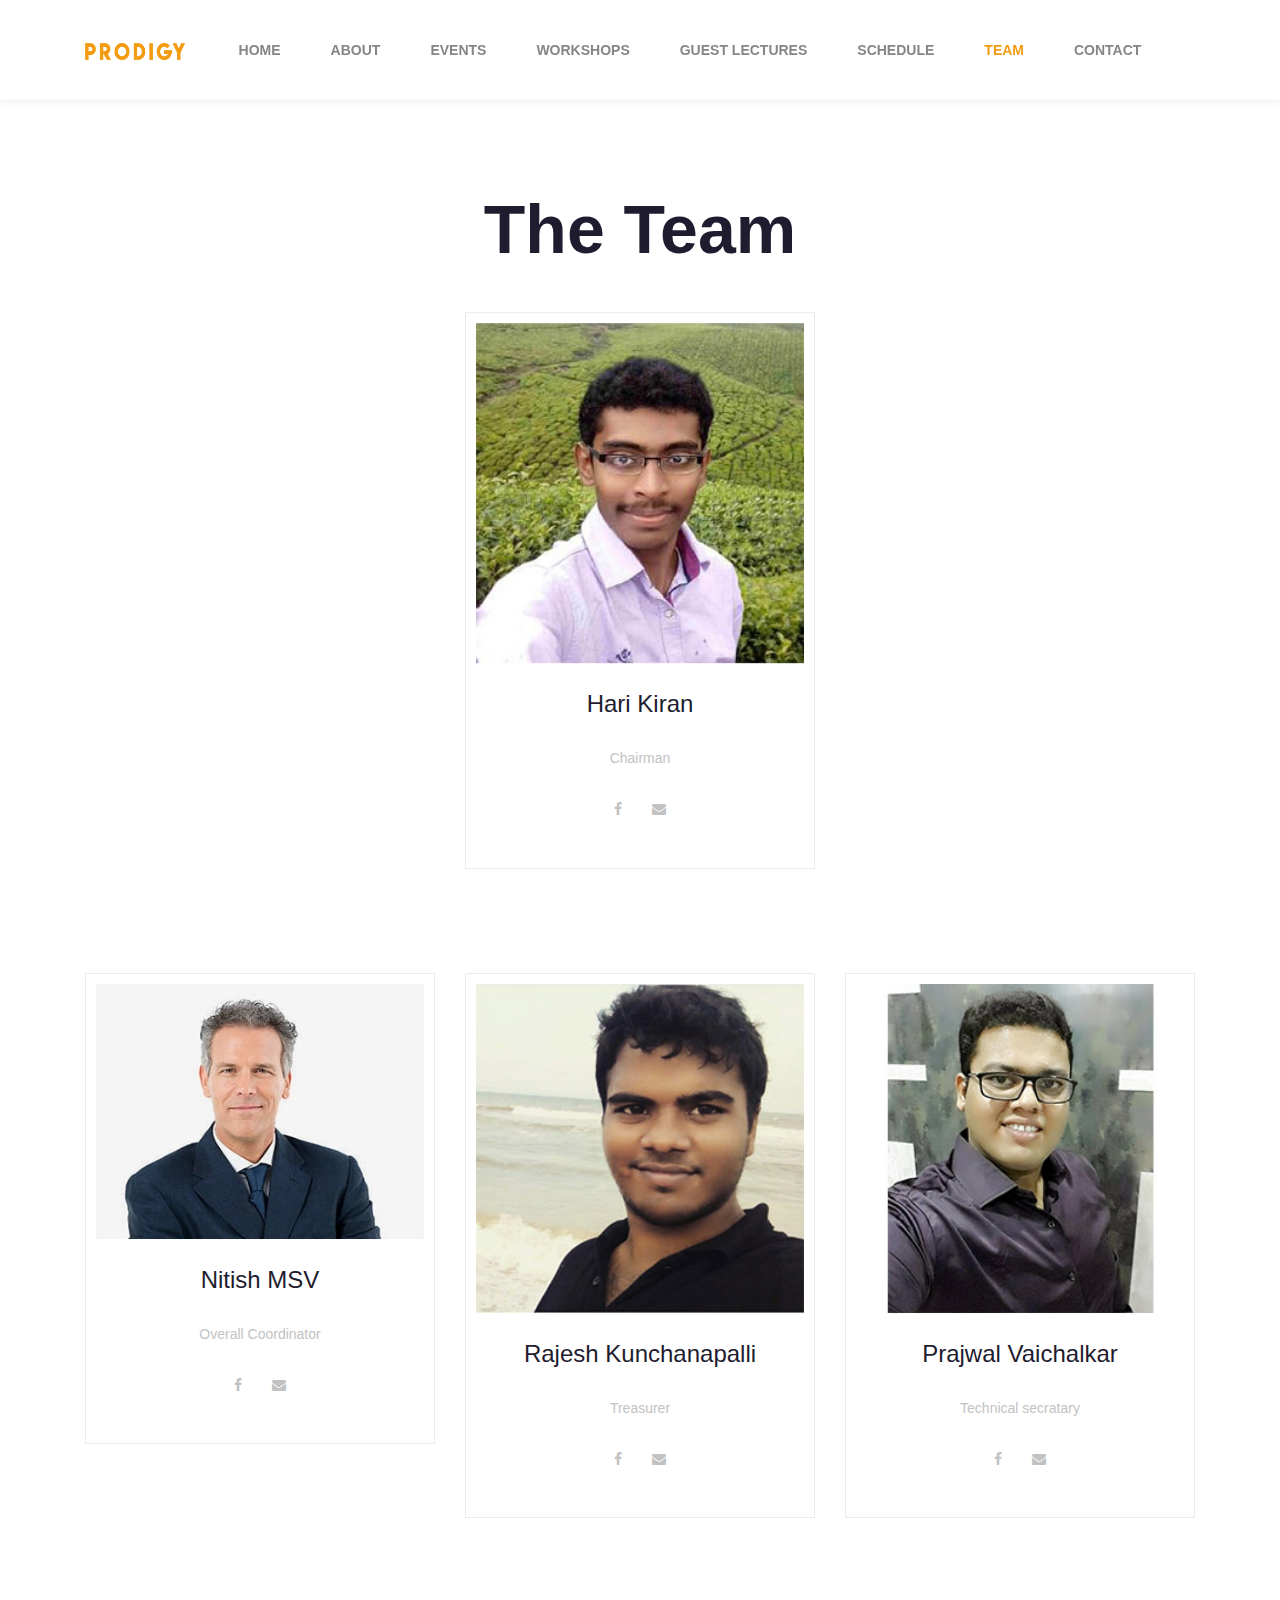
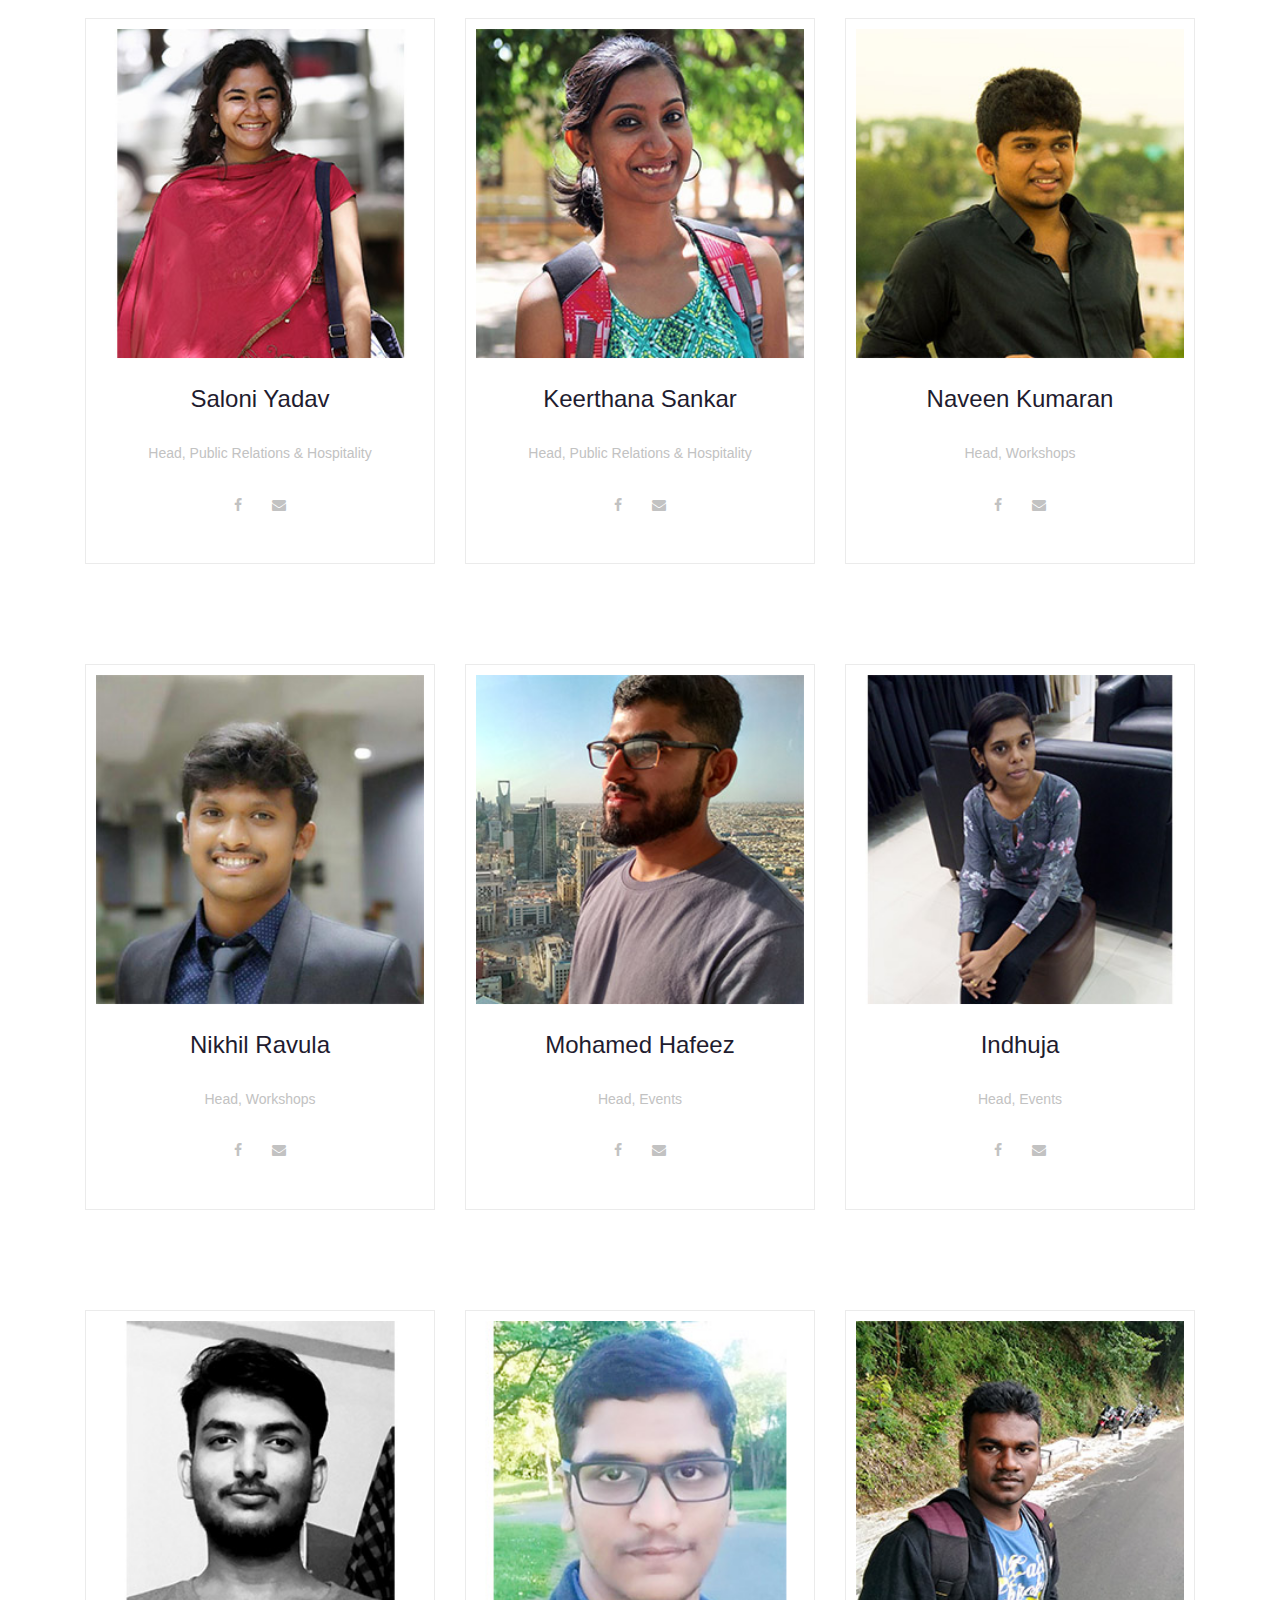
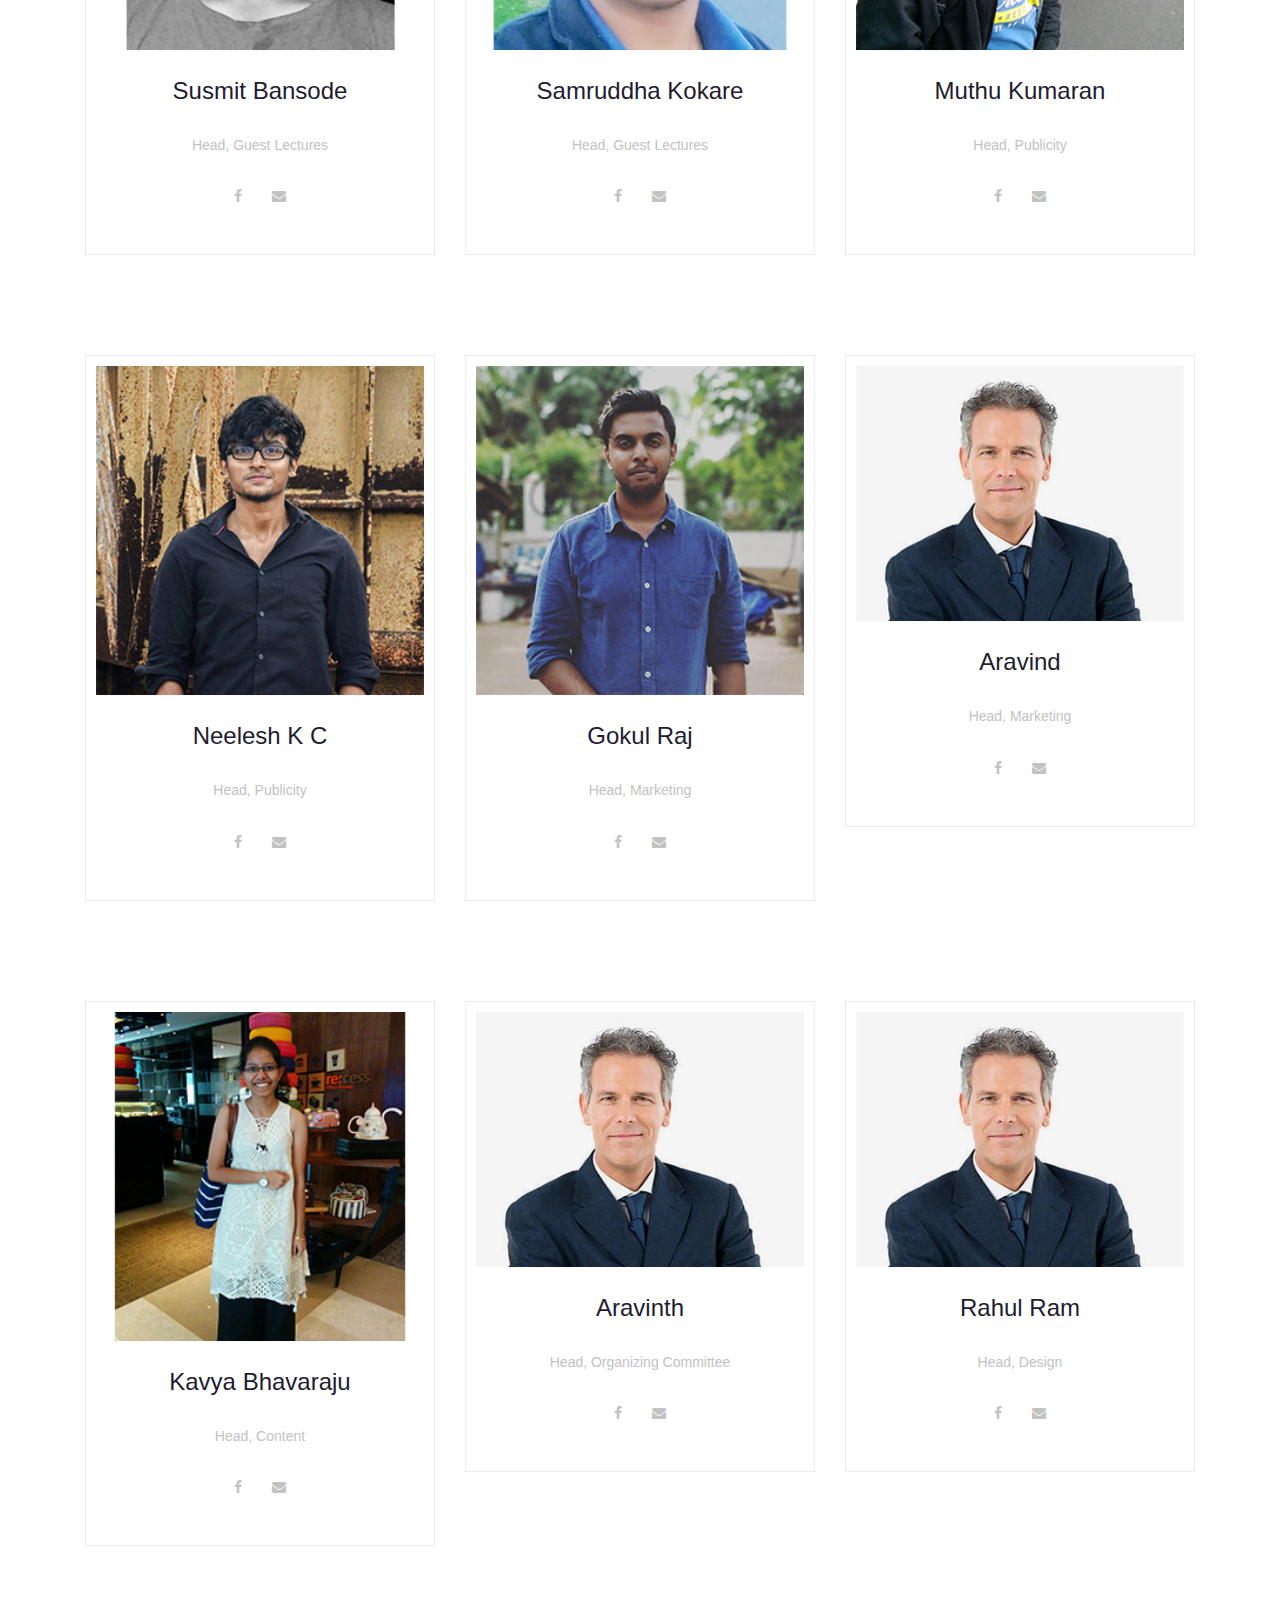
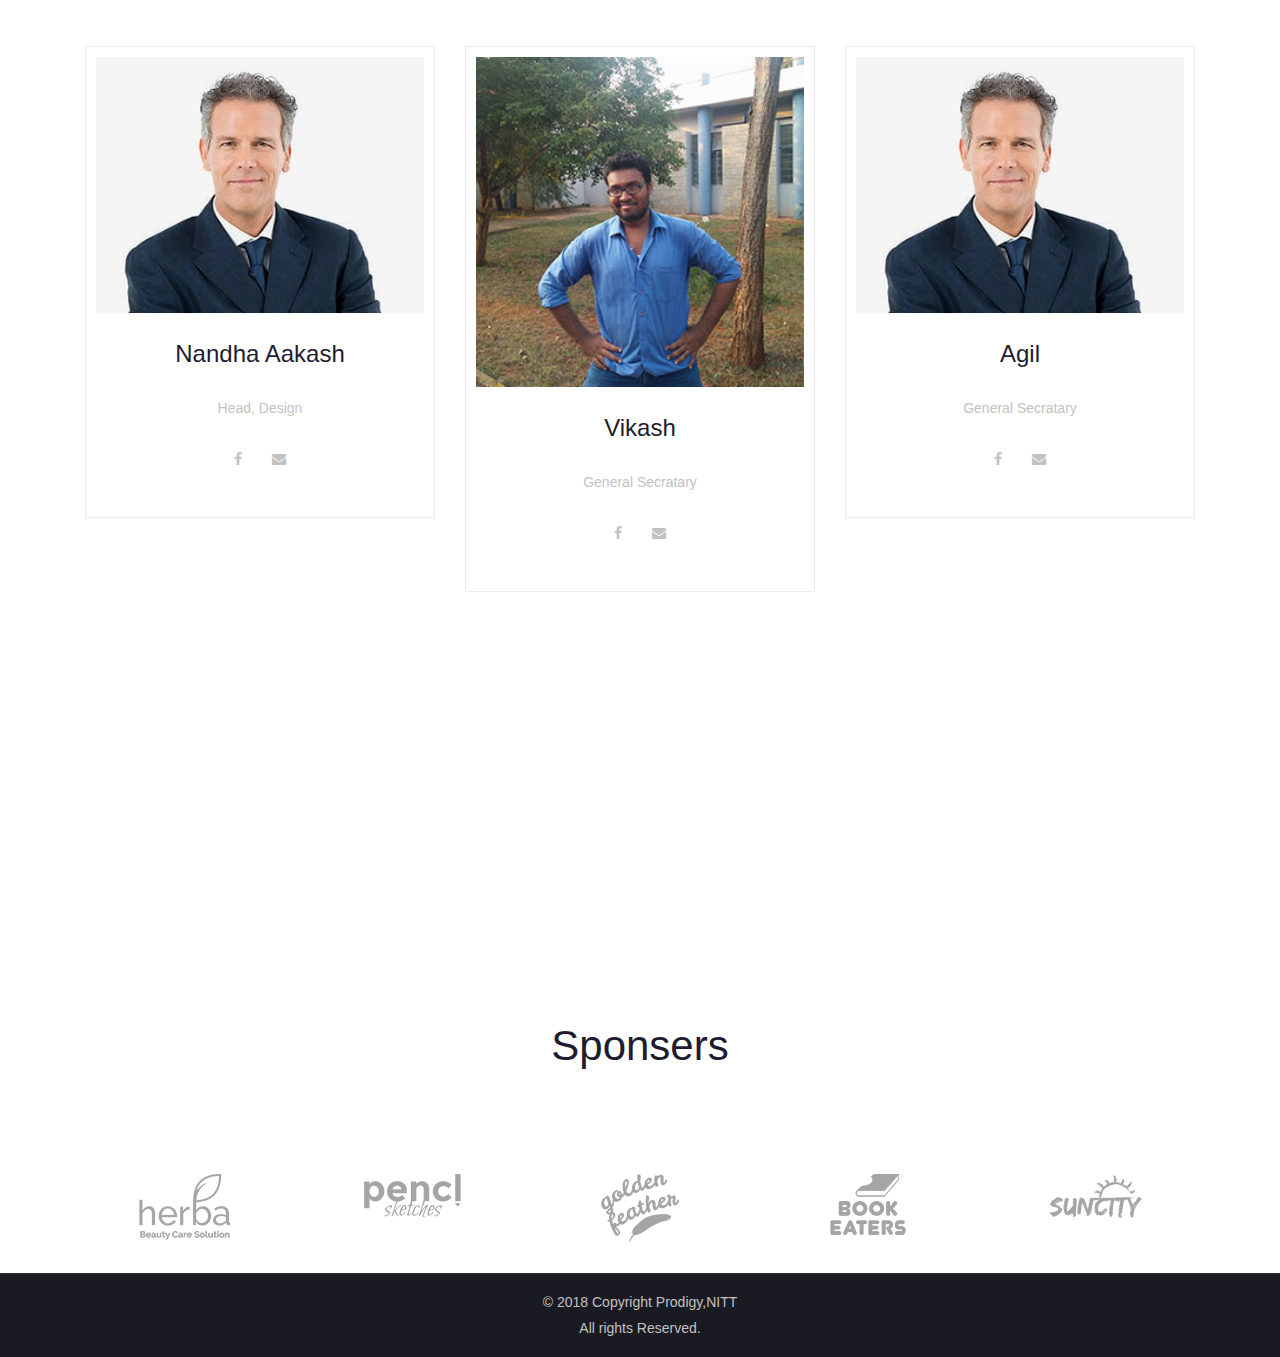
<file: team/index.html>
<!DOCTYPE html>
<html>
	<head>
		<title>Team - Prodigy</title>
		<meta charset="utf-8">
		<meta name="viewport" content="width=device-width, initial-scale=1.0, maximum-scale=1.0, user-scalable=no">
		<meta name="format-detection" content="telephone=no">
		<meta name="apple-mobile-web-app-capable" content="yes">
		<!-- Fonts-->
		<link rel="stylesheet" type="text/css" href="/assets/fonts/fontawesome/font-awesome.min.css">
		<link rel="stylesheet" type="text/css" href="/assets/fonts/themify-icons/themify-icons.css">
		<!-- Vendors-->
		<link rel="stylesheet" type="text/css" href="/assets/vendors/bootstrap4/bootstrap-grid.min.css">
		<link rel="stylesheet" type="text/css" href="/assets/vendors/magnific-popup/magnific-popup.min.css">
		<link rel="stylesheet" type="text/css" href="/assets/vendors/owl.carousel/owl.carousel.css">
		<!-- App & fonts-->
		<link rel="stylesheet" type="text/css" href="https://fonts.googleapis.com/css?family=Roboto:300,300i,400,400i,700,700i&amp;amp;subset=latin-ext">
		<link rel="stylesheet" type="text/css" href="/assets/css/main.css"><!--[if lt IE 9]>
			<script src="https://oss.maxcdn.com/libs/html5shiv/3.7.0/html5shiv.js"></script>
		<![endif]-->
	</head>

	<body>
		<div class="page-wrap">

			<!-- header -->
			<header class="header">
				<div class="container">
					<div class="header__logo"><a href="/"><img src="/assets/img/logo.png" alt=""/></a></div>


					<!-- consult-nav -->
					<nav class="consult-nav">

						<!-- consult-menu -->
						<ul class="consult-menu">
							<li ><a href="/">Home</a>
							</li>
							<li><a href="/about/">about</a>
							</li>
							<li ><a href="/events/">Events</a>
							</li>
							<li><a href="/workshops/">Workshops</a>
							</li>
							<li><a href="/guestlectures/">Guest Lectures</a>
							</li>
							<li ><a href="/schedule/">Schedule</a>
							</li>
							<li class="current-menu-item"><a href="/team/">Team</a>
							</li>
							<li><a href="/contact/">contact</a>
							</li>
						</ul><!-- consult-menu -->

						<div class="navbar-toggle"><span></span><span></span><span></span></div>
					</nav><!-- End / consult-nav -->

				</div>
			</header><!-- End / header -->
			<br>			<br>	        <br>      <br>      <br>         <br>      <br>

      <center><h1>The Team</h1></center>

      <br> <br>
			<!-- Content-->
			<div class="md-content">
        <section class="md-section" >
					<div class="container">
						<div class="textbox-group">
							<div class="row">
								<div class="col-md-4 col-lg-4 ">



								</div>
								<div class="col-md-4 col-lg-4 ">

									<!-- textbox -->
                  <div class="textbox textbox__style-02">
                    <div class="textbox__image"><a href="#"><img src="/assets/img/avatars/harikiran.jpg" alt=""/></a></div>
                    <div class="textbox__body">
                      <h2 class="textbox__title"><a href="#">Hari Kiran</a></h2>
                      <div class="textbox__description">Chairman</div>

                        <!-- social-01 -->
                        <div class="social-01">
                          <nav class="social-01__navSocial"><a class="social-01__item" href="http://fb.com/haricherry" target="_blank"><i class="fa fa-facebook"></i></a><a class="social-01__item" href="mailto:harikiran.nitt@gmail.com" ><i class="fa fa-envelope"></i></a>
                          </nav>
                        </div><!-- End / social-01 -->

                    </div>
                  </div>
									<!-- End / textbox -->

								</div>
								<div class="col-md-4 col-lg-4 ">



								</div>
							</div>
						</div>
					</div>
					<div class="container">
						<div class="textbox-group">
							<div class="row">
								<div class="col-md-4 col-lg-4 ">

									<!-- textbox -->
                  <div class="textbox textbox__style-02">
                    <div class="textbox__image"><a href="#"><img src="/assets/img/avatars/1.jpg" alt=""/></a></div>
                    <div class="textbox__body">
                      <h2 class="textbox__title"><a href="#">Nitish MSV</a></h2>
                      <div class="textbox__description">Overall Coordinator</div>

                        <!-- social-01 -->
                        <div class="social-01">
                          <nav class="social-01__navSocial"><a class="social-01__item" href="#" target="_blank"><i class="fa fa-facebook"></i></a><a class="social-01__item" href="mailto:nitish.msv@gmail.com" ><i class="fa fa-envelope"></i></a>
                          </nav>
                        </div><!-- End / social-01 -->

                    </div>
                  </div>
									<!-- End / textbox -->

								</div>
								<div class="col-md-4 col-lg-4 ">

									<!-- textbox -->
                  <div class="textbox textbox__style-02">
                    <div class="textbox__image"><a href="#"><img src="/assets/img/avatars/rajeshk.jpg" alt=""/></a></div>
                    <div class="textbox__body">
                      <h2 class="textbox__title"><a href="#">Rajesh Kunchanapalli</a></h2>
                      <div class="textbox__description">Treasurer</div>

                        <!-- social-01 -->
                        <div class="social-01">
                          <nav class="social-01__navSocial"><a class="social-01__item" href="http://fb.com/rajesh.kunchanapalli.9" target="_blank"><i class="fa fa-facebook"></i></a><a class="social-01__item" href="mailto:rajeshkunchanapalli1410@gmail.com" ><i class="fa fa-envelope"></i></a>
                          </nav>
                        </div><!-- End / social-01 -->

                    </div>
                  </div>
									<!-- End / textbox -->

								</div>
								<div class="col-md-4 col-lg-4 ">

									<!-- textbox -->
                  <div class="textbox textbox__style-02">
                    <div class="textbox__image"><a href="#"><img src="/assets/img/avatars/prajwal.jpg" alt=""/></a></div>
                    <div class="textbox__body">
                      <h2 class="textbox__title"><a href="#">Prajwal Vaichalkar</a></h2>
                      <div class="textbox__description">Technical secratary</div>

                        <!-- social-01 -->
                        <div class="social-01">
                          <nav class="social-01__navSocial"><a class="social-01__item" href="http://fb.com/" target="_blank"><i class="fa fa-facebook"></i></a><a class="social-01__item" href="mailto:" ><i class="fa fa-envelope"></i></a>
                          </nav>
                        </div><!-- End / social-01 -->

                    </div>
                  </div>
									<!-- End / textbox -->

								</div>
							</div>
						</div>
					</div>
					<div class="container">
						<div class="textbox-group">
							<div class="row">
								<div class="col-md-4 col-lg-4 ">

									<!-- textbox -->
                  <div class="textbox textbox__style-02">
                    <div class="textbox__image"><a href="#"><img src="/assets/img/avatars/saloni.jpg" alt=""/></a></div>
                    <div class="textbox__body">
                      <h2 class="textbox__title"><a href="#">Saloni Yadav</a></h2>
                      <div class="textbox__description">Head, Public Relations &amp; Hospitality</div>

                        <!-- social-01 -->
                        <div class="social-01">
                          <nav class="social-01__navSocial"><a class="social-01__item" href="http://fb.com/saloni.yadav1" target="_blank"><i class="fa fa-facebook"></i></a><a class="social-01__item" href="mailto:nishayd28@gmail.com" ><i class="fa fa-envelope"></i></a>
                          </nav>
                        </div><!-- End / social-01 -->

                    </div>
                  </div>
									<!-- End / textbox -->

								</div>
								<div class="col-md-4 col-lg-4 ">

									<!-- textbox -->
                  <div class="textbox textbox__style-02">
                    <div class="textbox__image"><a href="#"><img src="/assets/img/avatars/keerthana.jpg" alt=""/></a></div>
                    <div class="textbox__body">
                      <h2 class="textbox__title"><a href="#">Keerthana Sankar</a></h2>
                      <div class="textbox__description">Head, Public Relations &amp; Hospitality</div>

                        <!-- social-01 -->
                        <div class="social-01">
                          <nav class="social-01__navSocial"><a class="social-01__item" href="http://fb.com/keerthana.sankar.3" target="_blank"><i class="fa fa-facebook"></i></a><a class="social-01__item" href="mailto:keeru.kraps@gmail.com" ><i class="fa fa-envelope"></i></a>
                          </nav>
                        </div><!-- End / social-01 -->

                    </div>
                  </div>
									<!-- End / textbox -->

								</div>
								<div class="col-md-4 col-lg-4 ">

									<!-- textbox -->
                  <div class="textbox textbox__style-02">
                    <div class="textbox__image"><a href="#"><img src="/assets/img/avatars/naveen.jpg" alt=""/></a></div>
                    <div class="textbox__body">
                      <h2 class="textbox__title"><a href="#">Naveen Kumaran</a></h2>
                      <div class="textbox__description">Head, Workshops </div>

                        <!-- social-01 -->
                        <div class="social-01">
                          <nav class="social-01__navSocial"><a class="social-01__item" href="http://fb.com/" target="_blank"><i class="fa fa-facebook"></i></a><a class="social-01__item" href="mailto:kumaran.k.1996@gmail.com" ><i class="fa fa-envelope"></i></a>
                          </nav>
                        </div><!-- End / social-01 -->

                    </div>
                  </div>
									<!-- End / textbox -->

								</div>
							</div>
						</div>
					</div>
					<div class="container">
						<div class="textbox-group">
							<div class="row">
								<div class="col-md-4 col-lg-4 ">

									<!-- textbox -->
                  <div class="textbox textbox__style-02">
                    <div class="textbox__image"><a href="#"><img src="/assets/img/avatars/nikhil.jpg" alt=""/></a></div>
                    <div class="textbox__body">
                      <h2 class="textbox__title"><a href="#">Nikhil Ravula</a></h2>
                      <div class="textbox__description">Head, Workshops</div>

                        <!-- social-01 -->
                        <div class="social-01">
                          <nav class="social-01__navSocial"><a class="social-01__item" href="http://fb.com/nikhil.ravula" target="_blank"><i class="fa fa-facebook"></i></a><a class="social-01__item" href="mailto:nikhil.ravula1996@gmail.com" ><i class="fa fa-envelope"></i></a>
                          </nav>
                        </div><!-- End / social-01 -->

                    </div>
                  </div>
									<!-- End / textbox -->

								</div>
								<div class="col-md-4 col-lg-4 ">

									<!-- textbox -->
                  <div class="textbox textbox__style-02">
                    <div class="textbox__image"><a href="#"><img src="/assets/img/avatars/hafeez.jpg" alt=""/></a></div>
                    <div class="textbox__body">
                      <h2 class="textbox__title"><a href="#">Mohamed Hafeez</a></h2>
                      <div class="textbox__description">Head, Events</div>

                        <!-- social-01 -->
                        <div class="social-01">
                          <nav class="social-01__navSocial"><a class="social-01__item" href="http://fb.com/mohammed.hafeez.5203577" target="_blank"><i class="fa fa-facebook"></i></a><a class="social-01__item" href="mailto:hafizmuhamad999@gmail.com" ><i class="fa fa-envelope"></i></a>
                          </nav>
                        </div><!-- End / social-01 -->

                    </div>
                  </div>
									<!-- End / textbox -->

								</div>
								<div class="col-md-4 col-lg-4 ">

									<!-- textbox -->
                  <div class="textbox textbox__style-02">
                    <div class="textbox__image"><a href="#"><img src="/assets/img/avatars/induja.jpg" alt=""/></a></div>
                    <div class="textbox__body">
                      <h2 class="textbox__title"><a href="#">Indhuja</a></h2>
                      <div class="textbox__description">Head, Events</div>

                        <!-- social-01 -->
                        <div class="social-01">
                          <nav class="social-01__navSocial"><a class="social-01__item" href="http://fb.com/profile.php?id=100008410237480" target="_blank"><i class="fa fa-facebook"></i></a><a class="social-01__item" href="mailto:kittyinja@gmail.com" ><i class="fa fa-envelope"></i></a>
                          </nav>
                        </div><!-- End / social-01 -->

                    </div>
                  </div>
									<!-- End / textbox -->

								</div>
							</div>
						</div>
					</div>
					<div class="container">
						<div class="textbox-group">
							<div class="row">
								<div class="col-md-4 col-lg-4 ">

									<!-- textbox -->
                  <div class="textbox textbox__style-02">
                    <div class="textbox__image"><a href="#"><img src="/assets/img/avatars/susmit.jpg" alt=""/></a></div>
                    <div class="textbox__body">
                      <h2 class="textbox__title"><a href="#">Susmit Bansode</a></h2>
                      <div class="textbox__description">Head, Guest Lectures</div>

                        <!-- social-01 -->
                        <div class="social-01">
                          <nav class="social-01__navSocial"><a class="social-01__item" href="http://fb.com/" target="_blank"><i class="fa fa-facebook"></i></a><a class="social-01__item" href="mailto:susmitcasa@gmail.com" ><i class="fa fa-envelope"></i></a>
                          </nav>
                        </div><!-- End / social-01 -->

                    </div>
                  </div>
									<!-- End / textbox -->

								</div>
								<div class="col-md-4 col-lg-4 ">

									<!-- textbox -->
                  <div class="textbox textbox__style-02">
                    <div class="textbox__image"><a href="#"><img src="/assets/img/avatars/samruddha.jpg" alt=""/></a></div>
                    <div class="textbox__body">
                      <h2 class="textbox__title"><a href="#">Samruddha Kokare</a></h2>
                      <div class="textbox__description">Head, Guest Lectures</div>

                        <!-- social-01 -->
                        <div class="social-01">
                            <nav class="social-01__navSocial"><a class="social-01__item" href="http://fb.com/" target="_blank"><i class="fa fa-facebook"></i></a><a class="social-01__item" href="mailto:" ><i class="fa fa-envelope"></i></a>
                          </nav>
                        </div><!-- End / social-01 -->

                    </div>
                  </div>
									<!-- End / textbox -->

								</div>
								<div class="col-md-4 col-lg-4 ">

									<!-- textbox -->
                  <div class="textbox textbox__style-02">
                    <div class="textbox__image"><a href="#"><img src="/assets/img/avatars/muthu.jpg" alt=""/></a></div>
                    <div class="textbox__body">
                      <h2 class="textbox__title"><a href="#">Muthu Kumaran</a></h2>
                      <div class="textbox__description">Head, Publicity</div>

                        <!-- social-01 -->
                        <div class="social-01">
                          <nav class="social-01__navSocial"><a class="social-01__item" href="http://fb.com/MMKumaran31" target="_blank"><i class="fa fa-facebook"></i></a><a class="social-01__item" href="mailto:muthu048@gmail.com" ><i class="fa fa-envelope"></i></a>
                          </nav>
                        </div><!-- End / social-01 -->

                    </div>
                  </div>
									<!-- End / textbox -->

								</div>
							</div>
						</div>
					</div>
					<div class="container">
						<div class="textbox-group">
							<div class="row">
								<div class="col-md-4 col-lg-4 ">

									<!-- textbox -->
                  <div class="textbox textbox__style-02">
                    <div class="textbox__image"><a href="#"><img src="/assets/img/avatars/neelesh.jpg" alt=""/></a></div>
                    <div class="textbox__body">
                      <h2 class="textbox__title"><a href="#">Neelesh K C</a></h2>
                      <div class="textbox__description">Head, Publicity</div>

                        <!-- social-01 -->
                        <div class="social-01">
                          <nav class="social-01__navSocial"><a class="social-01__item" href="http://fb.com/neel.asia" target="_blank"><i class="fa fa-facebook"></i></a><a class="social-01__item" href="mailto:neel.asia@gmail.com" ><i class="fa fa-envelope"></i></a>
                          </nav>
                        </div><!-- End / social-01 -->

                    </div>
                  </div>
									<!-- End / textbox -->

								</div>
								<div class="col-md-4 col-lg-4 ">

									<!-- textbox -->
                  <div class="textbox textbox__style-02">
                    <div class="textbox__image"><a href="#"><img src="/assets/img/avatars/gokul.jpg" alt=""/></a></div>
                    <div class="textbox__body">
                      <h2 class="textbox__title"><a href="#">Gokul Raj</a></h2>
                      <div class="textbox__description">Head, Marketing</div>

                        <!-- social-01 -->
                        <div class="social-01">
                          <nav class="social-01__navSocial"><a class="social-01__item" href="http://fb.com/" target="_blank"><i class="fa fa-facebook"></i></a><a class="social-01__item" href="mailto:" ><i class="fa fa-envelope"></i></a>
                          </nav>
                        </div><!-- End / social-01 -->

                    </div>
                  </div>
									<!-- End / textbox -->

								</div>
								<div class="col-md-4 col-lg-4 ">

									<!-- textbox -->
                  <div class="textbox textbox__style-02">
                    <div class="textbox__image"><a href="#"><img src="/assets/img/avatars/1.jpg" alt=""/></a></div>
                    <div class="textbox__body">
                      <h2 class="textbox__title"><a href="#">Aravind</a></h2>
                      <div class="textbox__description">Head, Marketing</div>

                        <!-- social-01 -->
                        <div class="social-01">
                          <nav class="social-01__navSocial"><a class="social-01__item" href="http://fb.com/" target="_blank"><i class="fa fa-facebook"></i></a><a class="social-01__item" href="mailto:" ><i class="fa fa-envelope"></i></a>
                          </nav>
                        </div><!-- End / social-01 -->

                    </div>
                  </div>
									<!-- End / textbox -->

								</div>
							</div>
						</div>
					</div>
					<div class="container">
						<div class="textbox-group">
							<div class="row">
								<div class="col-md-4 col-lg-4 ">

									<!-- textbox -->
                  <div class="textbox textbox__style-02">
                    <div class="textbox__image"><a href="#"><img src="/assets/img/avatars/kavya.jpg" alt=""/></a></div>
                    <div class="textbox__body">
                      <h2 class="textbox__title"><a href="#">Kavya Bhavaraju</a></h2>
                      <div class="textbox__description">Head, Content</div>

                        <!-- social-01 -->
                        <div class="social-01">
                          <nav class="social-01__navSocial"><a class="social-01__item" href="http://fb.com/" target="_blank"><i class="fa fa-facebook"></i></a><a class="social-01__item" href="mailto:" ><i class="fa fa-envelope"></i></a>
                          </nav>
                        </div><!-- End / social-01 -->

                    </div>
                  </div>
									<!-- End / textbox -->

								</div>
								<div class="col-md-4 col-lg-4 ">

									<!-- textbox -->
                  <div class="textbox textbox__style-02">
                    <div class="textbox__image"><a href="#"><img src="/assets/img/avatars/1.jpg" alt=""/></a></div>
                    <div class="textbox__body">
                      <h2 class="textbox__title"><a href="#">Aravinth</a></h2>
                      <div class="textbox__description">Head, Organizing Committee</div>

                        <!-- social-01 -->
                        <div class="social-01">
                          <nav class="social-01__navSocial"><a class="social-01__item" href="http://fb.com/" target="_blank"><i class="fa fa-facebook"></i></a><a class="social-01__item" href="mailto:" ><i class="fa fa-envelope"></i></a>
                          </nav>
                        </div><!-- End / social-01 -->

                    </div>
                  </div>
									<!-- End / textbox -->

								</div>
								<div class="col-md-4 col-lg-4 ">

									<!-- textbox -->
                  <div class="textbox textbox__style-02">
                    <div class="textbox__image"><a href="#"><img src="/assets/img/avatars/1.jpg" alt=""/></a></div>
                    <div class="textbox__body">
                      <h2 class="textbox__title"><a href="#">Rahul Ram</a></h2>
                      <div class="textbox__description">Head, Design </div>

                        <!-- social-01 -->
                        <div class="social-01">
                          <nav class="social-01__navSocial"><a class="social-01__item" href="http://fb.com/" target="_blank"><i class="fa fa-facebook"></i></a><a class="social-01__item" href="mailto:" ><i class="fa fa-envelope"></i></a>
                          </nav>
                        </div><!-- End / social-01 -->

                    </div>
                  </div>
									<!-- End / textbox -->

								</div>
							</div>
						</div>
					</div>
					<div class="container">
						<div class="textbox-group">
							<div class="row">
								<div class="col-md-4 col-lg-4 ">

									<!-- textbox -->
                  <div class="textbox textbox__style-02">
                    <div class="textbox__image"><a href="#"><img src="/assets/img/avatars/1.jpg" alt=""/></a></div>
                    <div class="textbox__body">
                      <h2 class="textbox__title"><a href="#">Nandha Aakash</a></h2>
                      <div class="textbox__description">Head, Design</div>

                        <!-- social-01 -->
                        <div class="social-01">
                          <nav class="social-01__navSocial"><a class="social-01__item" href="http://fb.com/" target="_blank"><i class="fa fa-facebook"></i></a><a class="social-01__item" href="mailto:nandhaaakash@gmail.com" ><i class="fa fa-envelope"></i></a>
                          </nav>
                        </div><!-- End / social-01 -->

                    </div>
                  </div>
									<!-- End / textbox -->

								</div>
								<div class="col-md-4 col-lg-4 ">

									<!-- textbox -->
                  <div class="textbox textbox__style-02">
                    <div class="textbox__image"><a href="#"><img src="/assets/img/avatars/vikash.jpg" alt=""/></a></div>
                    <div class="textbox__body">
                      <h2 class="textbox__title"><a href="#">Vikash</a></h2>
                      <div class="textbox__description">General Secratary</div>

                        <!-- social-01 -->
                        <div class="social-01">
                          <nav class="social-01__navSocial"><a class="social-01__item" href="http://fb.com/profile.php?id=100004900424690" target="_blank"><i class="fa fa-facebook"></i></a><a class="social-01__item" href="mailto:jvikash1997@gmail.com" ><i class="fa fa-envelope"></i></a>
                          </nav>
                        </div><!-- End / social-01 -->

                    </div>
                  </div>
									<!-- End / textbox -->

								</div>
								<div class="col-md-4 col-lg-4 ">

									<!-- textbox -->
                  <div class="textbox textbox__style-02">
                    <div class="textbox__image"><a href="#"><img src="/assets/img/avatars/1.jpg" alt=""/></a></div>
                    <div class="textbox__body">
                      <h2 class="textbox__title"><a href="#">Agil</a></h2>
                      <div class="textbox__description">General Secratary</div>

                        <!-- social-01 -->
                        <div class="social-01">
                          <nav class="social-01__navSocial"><a class="social-01__item" href="http://fb.com/" target="_blank"><i class="fa fa-facebook"></i></a><a class="social-01__item" href="mailto:" ><i class="fa fa-envelope"></i></a>
                          </nav>
                        </div><!-- End / social-01 -->

                    </div>
                  </div>
									<!-- End / textbox -->

								</div>
							</div>
						</div>
					</div>
				</section>



				<!-- End / Section -->

				<!-- Our partner-->
				<section class="md-section">
					<div class="container">
						<div class="row">
							<div class="col-md-8 col-lg-8 offset-0 offset-sm-0 offset-md-2 offset-lg-2 ">

								<!-- title-01 -->
								<div class="title-01">
									<h2 class="title-01__title">Sponsers</h2>
								</div><!-- End / title-01 -->

							</div>
						</div>

						<!-- carousel__element owl-carousel -->
						<div class="carousel__element owl-carousel" data-options='{"loop":true,"dots":false,"nav":true,"margin":30,"responsive":{"0":{"items":2},"768":{"items":3},"992":{"items":5}}}'>

							<!--  -->
							<div>
								<div class="brand-01__image"><img src="/assets/img/brands/1.png" alt=""/></div>
							</div><!-- End /  -->


							<!--  -->
							<div>
								<div class="brand-01__image"><img src="/assets/img/brands/2.png" alt=""/></div>
							</div><!-- End /  -->


							<!--  -->
							<div>
								<div class="brand-01__image"><img src="/assets/img/brands/3.png" alt=""/></div>
							</div><!-- End /  -->


							<!--  -->
							<div>
								<div class="brand-01__image"><img src="/assets/img/brands/4.png" alt=""/></div>
							</div><!-- End /  -->


							<!--  -->
							<div>
								<div class="brand-01__image"><img src="/assets/img/brands/5.png" alt=""/></div>
							</div><!-- End /  -->

						</div><!-- End / carousel__element owl-carousel -->

					</div>
				</section>



			</div>
			<!-- End / Content-->

			<!-- footer -->
			<footer class="footer">

				<div class="footer__copyright">&copy; 2018 Copyright Prodigy,NITT<br>All rights Reserved.</div>
			</footer><!-- End / footer -->

		</div>
		<!-- Vendors-->
		<script type="text/javascript" src="/assets/vendors/jquery/jquery.min.js"></script>
		<script type="text/javascript" src="/assets/vendors/imagesloaded/imagesloaded.pkgd.js"></script>
		<script type="text/javascript" src="/assets/vendors/isotope-layout/isotope.pkgd.js"></script>
		<script type="text/javascript" src="/assets/vendors/jquery.countdown/jquery.countdown.min.js"></script>
		<script type="text/javascript" src="/assets/vendors/jquery.countTo/jquery.countTo.min.js"></script>
		<script type="text/javascript" src="/assets/vendors/jquery.countUp/jquery.countup.min.js"></script>
		<script type="text/javascript" src="/assets/vendors/jquery.matchHeight/jquery.matchHeight.min.js"></script>
		<script type="text/javascript" src="/assets/vendors/jquery.mb.ytplayer/jquery.mb.YTPlayer.min.js"></script>
		<script type="text/javascript" src="/assets/vendors/magnific-popup/jquery.magnific-popup.min.js"></script>
		<script type="text/javascript" src="/assets/vendors/masonry-layout/masonry.pkgd.js"></script>
		<script type="text/javascript" src="/assets/vendors/owl.carousel/owl.carousel.js"></script>
		<script type="text/javascript" src="/assets/vendors/jquery.waypoints/jquery.waypoints.min.js"></script>
		<script type="text/javascript" src="/assets/vendors/menu/menu.min.js"></script>
		<script type="text/javascript" src="/assets/vendors/smoothscroll/SmoothScroll.min.js"></script>
		<!-- App-->
		<script type="text/javascript" src="/assets/js/main.js"></script>
	</body>
</html>
</file>
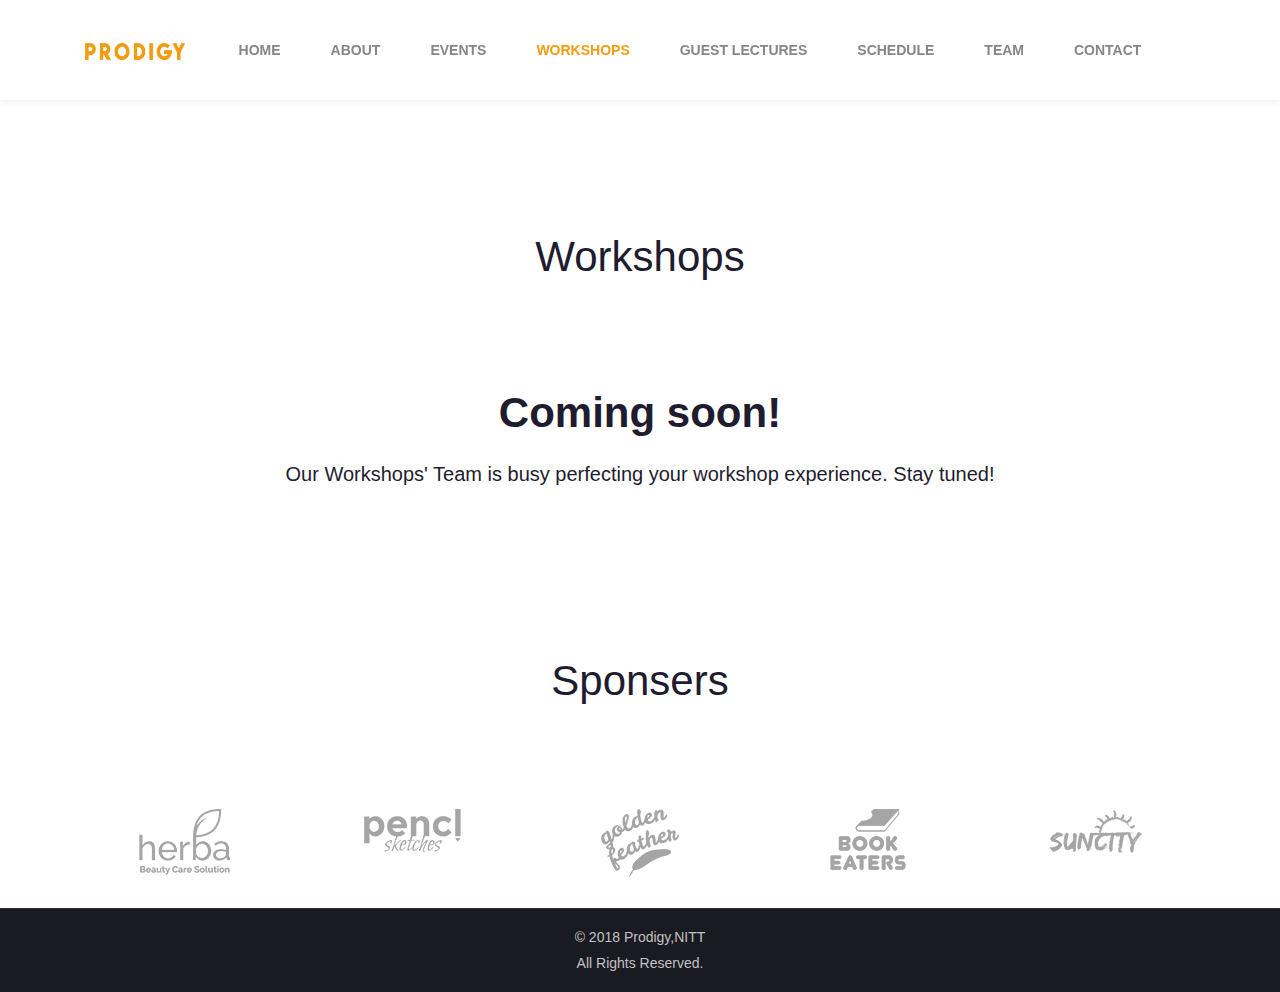
<file: workshops/index.html>
<!DOCTYPE html>
<html>
	<head>
		<title>Workshops - Prodigy</title>
		<meta charset="utf-8">
		<meta name="viewport" content="width=device-width, initial-scale=1.0, maximum-scale=1.0, user-scalable=no">
		<meta name="format-detection" content="telephone=no">
		<meta name="apple-mobile-web-app-capable" content="yes">
		<!-- Fonts-->
		<link rel="stylesheet" type="text/css" href="/assets/fonts/fontawesome/font-awesome.min.css">
		<link rel="stylesheet" type="text/css" href="/assets/fonts/themify-icons/themify-icons.css">
		<!-- Vendors-->
		<link rel="stylesheet" type="text/css" href="/assets/vendors/bootstrap4/bootstrap-grid.min.css">
		<link rel="stylesheet" type="text/css" href="/assets/vendors/magnific-popup/magnific-popup.min.css">
		<link rel="stylesheet" type="text/css" href="/assets/vendors/owl.carousel/owl.carousel.css">
		<!-- App & fonts-->
		<link rel="stylesheet" type="text/css" href="https://fonts.googleapis.com/css?family=Roboto:300,300i,400,400i,700,700i&amp;amp;subset=latin-ext">
		<link rel="stylesheet" type="text/css" href="/assets/css/main.css"><!--[if lt IE 9]>
			<script src="https://oss.maxcdn.com/libs/html5shiv/3.7.0/html5shiv.js"></script>
		<![endif]-->
	</head>

	<body>
		<div class="page-wrap">

			<!-- header -->
			<header class="header">
				<div class="container">
					<div class="header__logo"><a href="/"><img src="/assets/img/logo.png" alt=""/></a></div>


					<!-- consult-nav -->
					<nav class="consult-nav">

						<!-- consult-menu -->
						<ul class="consult-menu">
							<li ><a href="/">Home</a>
							</li>
							<li><a href="/about/">about</a>
							</li>
							<li ><a href="/events/">Events</a>
							</li>
							<li class="current-menu-item"><a href="/workshops/">Workshops</a>
							</li>
							<li><a href="/guestlectures/">Guest Lectures</a>
							</li>
							<li ><a href="/schedule/">Schedule</a>
							</li>
							<li><a href="/team/">Team</a>
							</li>
							<li><a href="/contact/">contact</a>
							</li>
						</ul><!-- consult-menu -->

						<div class="navbar-toggle"><span></span><span></span><span></span></div>
					</nav><!-- End / consult-nav -->

				</div>
			</header><!-- End / header -->

			<br>
			<br>
			<br>

			<!-- Content-->
			<div class="md-content">

				<!-- Section -->
				<section class="md-section" style="padding-bottom:0;">
					<div class="container">
						<div class="row">
							<div class="col-md-8 col-lg-8 offset-0 offset-sm-0 offset-md-2 offset-lg-2 ">

								<!-- title-01 -->
								<div class="title-01">
									<h2 class="title-01__title">Workshops</h2>
								</div><!-- End / title-01 -->

							</div>
						</div>
						<center><h2>Coming soon!<h2>  <h4> Our Workshops' Team is busy perfecting your workshop experience. Stay tuned!  </h4></Center>
					</div>

				</section>
				<!-- End / Section -->



				<!-- End / Section -->

				<!-- Our partner-->
				<section class="md-section">
					<div class="container">
						<div class="row">
							<div class="col-md-8 col-lg-8 offset-0 offset-sm-0 offset-md-2 offset-lg-2 ">

								<!-- title-01 -->
								<div class="title-01">
									<h2 class="title-01__title">Sponsers</h2>
								</div><!-- End / title-01 -->

							</div>
						</div>

						<!-- carousel__element owl-carousel -->
						<div class="carousel__element owl-carousel" data-options='{"loop":true,"dots":false,"nav":true,"margin":30,"responsive":{"0":{"items":2},"768":{"items":3},"992":{"items":5}}}'>

							<!--  -->
							<div>
								<div class="brand-01__image"><img src="/assets/img/brands/1.png" alt=""/></div>
							</div><!-- End /  -->


							<!--  -->
							<div>
								<div class="brand-01__image"><img src="/assets/img/brands/2.png" alt=""/></div>
							</div><!-- End /  -->


							<!--  -->
							<div>
								<div class="brand-01__image"><img src="/assets/img/brands/3.png" alt=""/></div>
							</div><!-- End /  -->


							<!--  -->
							<div>
								<div class="brand-01__image"><img src="/assets/img/brands/4.png" alt=""/></div>
							</div><!-- End /  -->


							<!--  -->
							<div>
								<div class="brand-01__image"><img src="/assets/img/brands/5.png" alt=""/></div>
							</div><!-- End /  -->

						</div><!-- End / carousel__element owl-carousel -->

					</div>
				</section>



			</div>
			<!-- End / Content-->

			<!-- footer -->
			<footer class="footer">

				<div class="footer__copyright">&copy; 2018 Prodigy,NITT<br>All Rights Reserved.</div>
			</footer><!-- End / footer -->

		</div>
		<!-- Vendors-->
		<script type="text/javascript" src="/assets/vendors/jquery/jquery.min.js"></script>
		<script type="text/javascript" src="/assets/vendors/imagesloaded/imagesloaded.pkgd.js"></script>
		<script type="text/javascript" src="/assets/vendors/isotope-layout/isotope.pkgd.js"></script>
		<script type="text/javascript" src="/assets/vendors/jquery.countdown/jquery.countdown.min.js"></script>
		<script type="text/javascript" src="/assets/vendors/jquery.countTo/jquery.countTo.min.js"></script>
		<script type="text/javascript" src="/assets/vendors/jquery.countUp/jquery.countup.min.js"></script>
		<script type="text/javascript" src="/assets/vendors/jquery.matchHeight/jquery.matchHeight.min.js"></script>
		<script type="text/javascript" src="/assets/vendors/jquery.mb.ytplayer/jquery.mb.YTPlayer.min.js"></script>
		<script type="text/javascript" src="/assets/vendors/magnific-popup/jquery.magnific-popup.min.js"></script>
		<script type="text/javascript" src="/assets/vendors/masonry-layout/masonry.pkgd.js"></script>
		<script type="text/javascript" src="/assets/vendors/owl.carousel/owl.carousel.js"></script>
		<script type="text/javascript" src="/assets/vendors/jquery.waypoints/jquery.waypoints.min.js"></script>
		<script type="text/javascript" src="/assets/vendors/menu/menu.min.js"></script>
		<script type="text/javascript" src="/assets/vendors/smoothscroll/SmoothScroll.min.js"></script>
		<!-- App-->
		<script type="text/javascript" src="/assets/js/main.js"></script>
	</body>
</html>
</file>
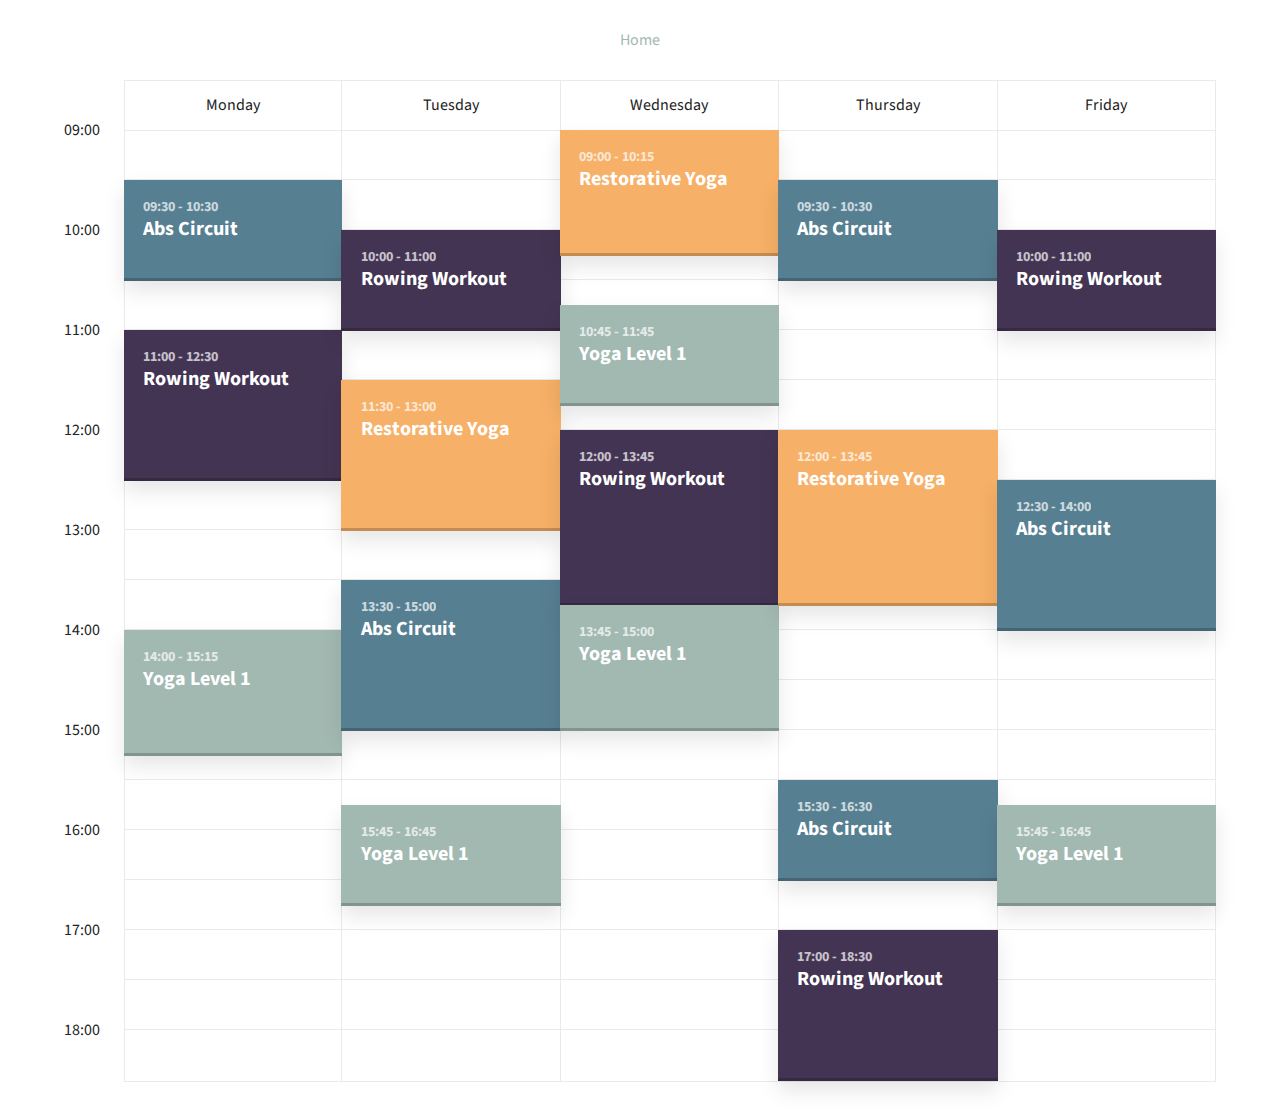
<file: schedule/final/index.html>
<!doctype html>
<html lang="en" class="no-js">
<head>
	<meta charset="UTF-8">
	<meta name="viewport" content="width=device-width, initial-scale=1">

	<link href="https://fonts.googleapis.com/css?family=Source+Sans+Pro:400,600" rel="stylesheet">
	<link rel="stylesheet" href="css/reset.css"> <!-- CSS reset -->
	<link rel="stylesheet" href="css/style.css"> <!-- Resource style -->

	<title>Schedule - Prodigy</title>
</head>
<body>
	<br><br>
	<center><h1><a href="/">Home</a></h1></center>
<div class="cd-schedule loading">
	<div class="timeline">
		<ul>
			<li><span>09:00</span></li>
			<li><span>09:30</span></li>
			<li><span>10:00</span></li>
			<li><span>10:30</span></li>
			<li><span>11:00</span></li>
			<li><span>11:30</span></li>
			<li><span>12:00</span></li>
			<li><span>12:30</span></li>
			<li><span>13:00</span></li>
			<li><span>13:30</span></li>
			<li><span>14:00</span></li>
			<li><span>14:30</span></li>
			<li><span>15:00</span></li>
			<li><span>15:30</span></li>
			<li><span>16:00</span></li>
			<li><span>16:30</span></li>
			<li><span>17:00</span></li>
			<li><span>17:30</span></li>
			<li><span>18:00</span></li>
		</ul>
	</div> <!-- .timeline -->

	<div class="events">
		<ul>
			<li class="events-group">
				<div class="top-info"><span>Monday</span></div>

				<ul>
					<li class="single-event" data-start="09:30" data-end="10:30" data-content="event-abs-circuit" data-event="event-1">
						<a href="#0">
							<em class="event-name">Abs Circuit</em>
						</a>
					</li>

					<li class="single-event" data-start="11:00" data-end="12:30" data-content="event-rowing-workout" data-event="event-2">
						<a href="#0">
							<em class="event-name">Rowing Workout</em>
						</a>
					</li>

					<li class="single-event" data-start="14:00" data-end="15:15"  data-content="event-yoga-1" data-event="event-3">
						<a href="#0">
							<em class="event-name">Yoga Level 1</em>
						</a>
					</li>
				</ul>
			</li>

			<li class="events-group">
				<div class="top-info"><span>Tuesday</span></div>

				<ul>
					<li class="single-event" data-start="10:00" data-end="11:00"  data-content="event-rowing-workout" data-event="event-2">
						<a href="#0">
							<em class="event-name">Rowing Workout</em>
						</a>
					</li>

					<li class="single-event" data-start="11:30" data-end="13:00"  data-content="event-restorative-yoga" data-event="event-4">
						<a href="#0">
							<em class="event-name">Restorative Yoga</em>
						</a>
					</li>

					<li class="single-event" data-start="13:30" data-end="15:00" data-content="event-abs-circuit" data-event="event-1">
						<a href="#0">
							<em class="event-name">Abs Circuit</em>
						</a>
					</li>

					<li class="single-event" data-start="15:45" data-end="16:45"  data-content="event-yoga-1" data-event="event-3">
						<a href="#0">
							<em class="event-name">Yoga Level 1</em>
						</a>
					</li>
				</ul>
			</li>

			<li class="events-group">
				<div class="top-info"><span>Wednesday</span></div>

				<ul>
					<li class="single-event" data-start="09:00" data-end="10:15" data-content="event-restorative-yoga" data-event="event-4">
						<a href="#0">
							<em class="event-name">Restorative Yoga</em>
						</a>
					</li>

					<li class="single-event" data-start="10:45" data-end="11:45" data-content="event-yoga-1" data-event="event-3">
						<a href="#0">
							<em class="event-name">Yoga Level 1</em>
						</a>
					</li>

					<li class="single-event" data-start="12:00" data-end="13:45"  data-content="event-rowing-workout" data-event="event-2">
						<a href="#0">
							<em class="event-name">Rowing Workout</em>
						</a>
					</li>

					<li class="single-event" data-start="13:45" data-end="15:00" data-content="event-yoga-1" data-event="event-3">
						<a href="#0">
							<em class="event-name">Yoga Level 1</em>
						</a>
					</li>
				</ul>
			</li>

			<li class="events-group">
				<div class="top-info"><span>Thursday</span></div>

				<ul>
					<li class="single-event" data-start="09:30" data-end="10:30" data-content="event-abs-circuit" data-event="event-1">
						<a href="#0">
							<em class="event-name">Abs Circuit</em>
						</a>
					</li>

					<li class="single-event" data-start="12:00" data-end="13:45" data-content="event-restorative-yoga" data-event="event-4">
						<a href="#0">
							<em class="event-name">Restorative Yoga</em>
						</a>
					</li>

					<li class="single-event" data-start="15:30" data-end="16:30" data-content="event-abs-circuit" data-event="event-1">
						<a href="#0">
							<em class="event-name">Abs Circuit</em>
						</a>
					</li>

					<li class="single-event" data-start="17:00" data-end="18:30"  data-content="event-rowing-workout" data-event="event-2">
						<a href="#0">
							<em class="event-name">Rowing Workout</em>
						</a>
					</li>
				</ul>
			</li>

			<li class="events-group">
				<div class="top-info"><span>Friday</span></div>

				<ul>
					<li class="single-event" data-start="10:00" data-end="11:00"  data-content="event-rowing-workout" data-event="event-2">
						<a href="#0">
							<em class="event-name">Rowing Workout</em>
						</a>
					</li>

					<li class="single-event" data-start="12:30" data-end="14:00" data-content="event-abs-circuit" data-event="event-1">
						<a href="#0">
							<em class="event-name">Abs Circuit</em>
						</a>
					</li>

					<li class="single-event" data-start="15:45" data-end="16:45"  data-content="event-yoga-1" data-event="event-3">
						<a href="#0">
							<em class="event-name">Yoga Level 1</em>
						</a>
					</li>
				</ul>
			</li>
		</ul>
	</div>

	<div class="event-modal">
		<header class="header">
			<div class="content">
				<span class="event-date"></span>
				<h3 class="event-name"></h3>
			</div>

			<div class="header-bg"></div>
		</header>

		<div class="body">
			<div class="event-info"></div>
			<div class="body-bg"></div>
		</div>

		<a href="#0" class="close">Close</a>
	</div>

	<div class="cover-layer"></div>
</div> <!-- .cd-schedule -->
<script src="js/modernizr.js"></script>
<script src="https://ajax.googleapis.com/ajax/libs/jquery/3.0.0/jquery.min.js"></script>
<script>
	if( !window.jQuery ) document.write('<script src="js/jquery-3.0.0.min.js"><\/script>');
</script>
<script src="js/main.js"></script> <!-- Resource jQuery -->
</body>
</html>
</file>
<file: assets/fonts/themify-icons/themify-icons.css>
@font-face {
	font-family: 'themify';
	src:url('fonts/themify.eot?-fvbane');
	src:url('fonts/themify.eot?#iefix-fvbane') format('embedded-opentype'),
		url('fonts/themify.woff?-fvbane') format('woff'),
		url('fonts/themify.ttf?-fvbane') format('truetype'),
		url('fonts/themify.svg?-fvbane#themify') format('svg');
	font-weight: normal;
	font-style: normal;
}

[class^="ti-"], [class*=" ti-"] {
	font-family: 'themify';
	speak: none;
	font-style: normal;
	font-weight: normal;
	font-variant: normal;
	text-transform: none;
	line-height: 1;

	/* Better Font Rendering =========== */
	-webkit-font-smoothing: antialiased;
	-moz-osx-font-smoothing: grayscale;
}

.ti-wand:before {
	content: "\e600";
}
.ti-volume:before {
	content: "\e601";
}
.ti-user:before {
	content: "\e602";
}
.ti-unlock:before {
	content: "\e603";
}
.ti-unlink:before {
	content: "\e604";
}
.ti-trash:before {
	content: "\e605";
}
.ti-thought:before {
	content: "\e606";
}
.ti-target:before {
	content: "\e607";
}
.ti-tag:before {
	content: "\e608";
}
.ti-tablet:before {
	content: "\e609";
}
.ti-star:before {
	content: "\e60a";
}
.ti-spray:before {
	content: "\e60b";
}
.ti-signal:before {
	content: "\e60c";
}
.ti-shopping-cart:before {
	content: "\e60d";
}
.ti-shopping-cart-full:before {
	content: "\e60e";
}
.ti-settings:before {
	content: "\e60f";
}
.ti-search:before {
	content: "\e610";
}
.ti-zoom-in:before {
	content: "\e611";
}
.ti-zoom-out:before {
	content: "\e612";
}
.ti-cut:before {
	content: "\e613";
}
.ti-ruler:before {
	content: "\e614";
}
.ti-ruler-pencil:before {
	content: "\e615";
}
.ti-ruler-alt:before {
	content: "\e616";
}
.ti-bookmark:before {
	content: "\e617";
}
.ti-bookmark-alt:before {
	content: "\e618";
}
.ti-reload:before {
	content: "\e619";
}
.ti-plus:before {
	content: "\e61a";
}
.ti-pin:before {
	content: "\e61b";
}
.ti-pencil:before {
	content: "\e61c";
}
.ti-pencil-alt:before {
	content: "\e61d";
}
.ti-paint-roller:before {
	content: "\e61e";
}
.ti-paint-bucket:before {
	content: "\e61f";
}
.ti-na:before {
	content: "\e620";
}
.ti-mobile:before {
	content: "\e621";
}
.ti-minus:before {
	content: "\e622";
}
.ti-medall:before {
	content: "\e623";
}
.ti-medall-alt:before {
	content: "\e624";
}
.ti-marker:before {
	content: "\e625";
}
.ti-marker-alt:before {
	content: "\e626";
}
.ti-arrow-up:before {
	content: "\e627";
}
.ti-arrow-right:before {
	content: "\e628";
}
.ti-arrow-left:before {
	content: "\e629";
}
.ti-arrow-down:before {
	content: "\e62a";
}
.ti-lock:before {
	content: "\e62b";
}
.ti-location-arrow:before {
	content: "\e62c";
}
.ti-link:before {
	content: "\e62d";
}
.ti-layout:before {
	content: "\e62e";
}
.ti-layers:before {
	content: "\e62f";
}
.ti-layers-alt:before {
	content: "\e630";
}
.ti-key:before {
	content: "\e631";
}
.ti-import:before {
	content: "\e632";
}
.ti-image:before {
	content: "\e633";
}
.ti-heart:before {
	content: "\e634";
}
.ti-heart-broken:before {
	content: "\e635";
}
.ti-hand-stop:before {
	content: "\e636";
}
.ti-hand-open:before {
	content: "\e637";
}
.ti-hand-drag:before {
	content: "\e638";
}
.ti-folder:before {
	content: "\e639";
}
.ti-flag:before {
	content: "\e63a";
}
.ti-flag-alt:before {
	content: "\e63b";
}
.ti-flag-alt-2:before {
	content: "\e63c";
}
.ti-eye:before {
	content: "\e63d";
}
.ti-export:before {
	content: "\e63e";
}
.ti-exchange-vertical:before {
	content: "\e63f";
}
.ti-desktop:before {
	content: "\e640";
}
.ti-cup:before {
	content: "\e641";
}
.ti-crown:before {
	content: "\e642";
}
.ti-comments:before {
	content: "\e643";
}
.ti-comment:before {
	content: "\e644";
}
.ti-comment-alt:before {
	content: "\e645";
}
.ti-close:before {
	content: "\e646";
}
.ti-clip:before {
	content: "\e647";
}
.ti-angle-up:before {
	content: "\e648";
}
.ti-angle-right:before {
	content: "\e649";
}
.ti-angle-left:before {
	content: "\e64a";
}
.ti-angle-down:before {
	content: "\e64b";
}
.ti-check:before {
	content: "\e64c";
}
.ti-check-box:before {
	content: "\e64d";
}
.ti-camera:before {
	content: "\e64e";
}
.ti-announcement:before {
	content: "\e64f";
}
.ti-brush:before {
	content: "\e650";
}
.ti-briefcase:before {
	content: "\e651";
}
.ti-bolt:before {
	content: "\e652";
}
.ti-bolt-alt:before {
	content: "\e653";
}
.ti-blackboard:before {
	content: "\e654";
}
.ti-bag:before {
	content: "\e655";
}
.ti-move:before {
	content: "\e656";
}
.ti-arrows-vertical:before {
	content: "\e657";
}
.ti-arrows-horizontal:before {
	content: "\e658";
}
.ti-fullscreen:before {
	content: "\e659";
}
.ti-arrow-top-right:before {
	content: "\e65a";
}
.ti-arrow-top-left:before {
	content: "\e65b";
}
.ti-arrow-circle-up:before {
	content: "\e65c";
}
.ti-arrow-circle-right:before {
	content: "\e65d";
}
.ti-arrow-circle-left:before {
	content: "\e65e";
}
.ti-arrow-circle-down:before {
	content: "\e65f";
}
.ti-angle-double-up:before {
	content: "\e660";
}
.ti-angle-double-right:before {
	content: "\e661";
}
.ti-angle-double-left:before {
	content: "\e662";
}
.ti-angle-double-down:before {
	content: "\e663";
}
.ti-zip:before {
	content: "\e664";
}
.ti-world:before {
	content: "\e665";
}
.ti-wheelchair:before {
	content: "\e666";
}
.ti-view-list:before {
	content: "\e667";
}
.ti-view-list-alt:before {
	content: "\e668";
}
.ti-view-grid:before {
	content: "\e669";
}
.ti-uppercase:before {
	content: "\e66a";
}
.ti-upload:before {
	content: "\e66b";
}
.ti-underline:before {
	content: "\e66c";
}
.ti-truck:before {
	content: "\e66d";
}
.ti-timer:before {
	content: "\e66e";
}
.ti-ticket:before {
	content: "\e66f";
}
.ti-thumb-up:before {
	content: "\e670";
}
.ti-thumb-down:before {
	content: "\e671";
}
.ti-text:before {
	content: "\e672";
}
.ti-stats-up:before {
	content: "\e673";
}
.ti-stats-down:before {
	content: "\e674";
}
.ti-split-v:before {
	content: "\e675";
}
.ti-split-h:before {
	content: "\e676";
}
.ti-smallcap:before {
	content: "\e677";
}
.ti-shine:before {
	content: "\e678";
}
.ti-shift-right:before {
	content: "\e679";
}
.ti-shift-left:before {
	content: "\e67a";
}
.ti-shield:before {
	content: "\e67b";
}
.ti-notepad:before {
	content: "\e67c";
}
.ti-server:before {
	content: "\e67d";
}
.ti-quote-right:before {
	content: "\e67e";
}
.ti-quote-left:before {
	content: "\e67f";
}
.ti-pulse:before {
	content: "\e680";
}
.ti-printer:before {
	content: "\e681";
}
.ti-power-off:before {
	content: "\e682";
}
.ti-plug:before {
	content: "\e683";
}
.ti-pie-chart:before {
	content: "\e684";
}
.ti-paragraph:before {
	content: "\e685";
}
.ti-panel:before {
	content: "\e686";
}
.ti-package:before {
	content: "\e687";
}
.ti-music:before {
	content: "\e688";
}
.ti-music-alt:before {
	content: "\e689";
}
.ti-mouse:before {
	content: "\e68a";
}
.ti-mouse-alt:before {
	content: "\e68b";
}
.ti-money:before {
	content: "\e68c";
}
.ti-microphone:before {
	content: "\e68d";
}
.ti-menu:before {
	content: "\e68e";
}
.ti-menu-alt:before {
	content: "\e68f";
}
.ti-map:before {
	content: "\e690";
}
.ti-map-alt:before {
	content: "\e691";
}
.ti-loop:before {
	content: "\e692";
}
.ti-location-pin:before {
	content: "\e693";
}
.ti-list:before {
	content: "\e694";
}
.ti-light-bulb:before {
	content: "\e695";
}
.ti-Italic:before {
	content: "\e696";
}
.ti-info:before {
	content: "\e697";
}
.ti-infinite:before {
	content: "\e698";
}
.ti-id-badge:before {
	content: "\e699";
}
.ti-hummer:before {
	content: "\e69a";
}
.ti-home:before {
	content: "\e69b";
}
.ti-help:before {
	content: "\e69c";
}
.ti-headphone:before {
	content: "\e69d";
}
.ti-harddrives:before {
	content: "\e69e";
}
.ti-harddrive:before {
	content: "\e69f";
}
.ti-gift:before {
	content: "\e6a0";
}
.ti-game:before {
	content: "\e6a1";
}
.ti-filter:before {
	content: "\e6a2";
}
.ti-files:before {
	content: "\e6a3";
}
.ti-file:before {
	content: "\e6a4";
}
.ti-eraser:before {
	content: "\e6a5";
}
.ti-envelope:before {
	content: "\e6a6";
}
.ti-download:before {
	content: "\e6a7";
}
.ti-direction:before {
	content: "\e6a8";
}
.ti-direction-alt:before {
	content: "\e6a9";
}
.ti-dashboard:before {
	content: "\e6aa";
}
.ti-control-stop:before {
	content: "\e6ab";
}
.ti-control-shuffle:before {
	content: "\e6ac";
}
.ti-control-play:before {
	content: "\e6ad";
}
.ti-control-pause:before {
	content: "\e6ae";
}
.ti-control-forward:before {
	content: "\e6af";
}
.ti-control-backward:before {
	content: "\e6b0";
}
.ti-cloud:before {
	content: "\e6b1";
}
.ti-cloud-up:before {
	content: "\e6b2";
}
.ti-cloud-down:before {
	content: "\e6b3";
}
.ti-clipboard:before {
	content: "\e6b4";
}
.ti-car:before {
	content: "\e6b5";
}
.ti-calendar:before {
	content: "\e6b6";
}
.ti-book:before {
	content: "\e6b7";
}
.ti-bell:before {
	content: "\e6b8";
}
.ti-basketball:before {
	content: "\e6b9";
}
.ti-bar-chart:before {
	content: "\e6ba";
}
.ti-bar-chart-alt:before {
	content: "\e6bb";
}
.ti-back-right:before {
	content: "\e6bc";
}
.ti-back-left:before {
	content: "\e6bd";
}
.ti-arrows-corner:before {
	content: "\e6be";
}
.ti-archive:before {
	content: "\e6bf";
}
.ti-anchor:before {
	content: "\e6c0";
}
.ti-align-right:before {
	content: "\e6c1";
}
.ti-align-left:before {
	content: "\e6c2";
}
.ti-align-justify:before {
	content: "\e6c3";
}
.ti-align-center:before {
	content: "\e6c4";
}
.ti-alert:before {
	content: "\e6c5";
}
.ti-alarm-clock:before {
	content: "\e6c6";
}
.ti-agenda:before {
	content: "\e6c7";
}
.ti-write:before {
	content: "\e6c8";
}
.ti-window:before {
	content: "\e6c9";
}
.ti-widgetized:before {
	content: "\e6ca";
}
.ti-widget:before {
	content: "\e6cb";
}
.ti-widget-alt:before {
	content: "\e6cc";
}
.ti-wallet:before {
	content: "\e6cd";
}
.ti-video-clapper:before {
	content: "\e6ce";
}
.ti-video-camera:before {
	content: "\e6cf";
}
.ti-vector:before {
	content: "\e6d0";
}
.ti-themify-logo:before {
	content: "\e6d1";
}
.ti-themify-favicon:before {
	content: "\e6d2";
}
.ti-themify-favicon-alt:before {
	content: "\e6d3";
}
.ti-support:before {
	content: "\e6d4";
}
.ti-stamp:before {
	content: "\e6d5";
}
.ti-split-v-alt:before {
	content: "\e6d6";
}
.ti-slice:before {
	content: "\e6d7";
}
.ti-shortcode:before {
	content: "\e6d8";
}
.ti-shift-right-alt:before {
	content: "\e6d9";
}
.ti-shift-left-alt:before {
	content: "\e6da";
}
.ti-ruler-alt-2:before {
	content: "\e6db";
}
.ti-receipt:before {
	content: "\e6dc";
}
.ti-pin2:before {
	content: "\e6dd";
}
.ti-pin-alt:before {
	content: "\e6de";
}
.ti-pencil-alt2:before {
	content: "\e6df";
}
.ti-palette:before {
	content: "\e6e0";
}
.ti-more:before {
	content: "\e6e1";
}
.ti-more-alt:before {
	content: "\e6e2";
}
.ti-microphone-alt:before {
	content: "\e6e3";
}
.ti-magnet:before {
	content: "\e6e4";
}
.ti-line-double:before {
	content: "\e6e5";
}
.ti-line-dotted:before {
	content: "\e6e6";
}
.ti-line-dashed:before {
	content: "\e6e7";
}
.ti-layout-width-full:before {
	content: "\e6e8";
}
.ti-layout-width-default:before {
	content: "\e6e9";
}
.ti-layout-width-default-alt:before {
	content: "\e6ea";
}
.ti-layout-tab:before {
	content: "\e6eb";
}
.ti-layout-tab-window:before {
	content: "\e6ec";
}
.ti-layout-tab-v:before {
	content: "\e6ed";
}
.ti-layout-tab-min:before {
	content: "\e6ee";
}
.ti-layout-slider:before {
	content: "\e6ef";
}
.ti-layout-slider-alt:before {
	content: "\e6f0";
}
.ti-layout-sidebar-right:before {
	content: "\e6f1";
}
.ti-layout-sidebar-none:before {
	content: "\e6f2";
}
.ti-layout-sidebar-left:before {
	content: "\e6f3";
}
.ti-layout-placeholder:before {
	content: "\e6f4";
}
.ti-layout-menu:before {
	content: "\e6f5";
}
.ti-layout-menu-v:before {
	content: "\e6f6";
}
.ti-layout-menu-separated:before {
	content: "\e6f7";
}
.ti-layout-menu-full:before {
	content: "\e6f8";
}
.ti-layout-media-right-alt:before {
	content: "\e6f9";
}
.ti-layout-media-right:before {
	content: "\e6fa";
}
.ti-layout-media-overlay:before {
	content: "\e6fb";
}
.ti-layout-media-overlay-alt:before {
	content: "\e6fc";
}
.ti-layout-media-overlay-alt-2:before {
	content: "\e6fd";
}
.ti-layout-media-left-alt:before {
	content: "\e6fe";
}
.ti-layout-media-left:before {
	content: "\e6ff";
}
.ti-layout-media-center-alt:before {
	content: "\e700";
}
.ti-layout-media-center:before {
	content: "\e701";
}
.ti-layout-list-thumb:before {
	content: "\e702";
}
.ti-layout-list-thumb-alt:before {
	content: "\e703";
}
.ti-layout-list-post:before {
	content: "\e704";
}
.ti-layout-list-large-image:before {
	content: "\e705";
}
.ti-layout-line-solid:before {
	content: "\e706";
}
.ti-layout-grid4:before {
	content: "\e707";
}
.ti-layout-grid3:before {
	content: "\e708";
}
.ti-layout-grid2:before {
	content: "\e709";
}
.ti-layout-grid2-thumb:before {
	content: "\e70a";
}
.ti-layout-cta-right:before {
	content: "\e70b";
}
.ti-layout-cta-left:before {
	content: "\e70c";
}
.ti-layout-cta-center:before {
	content: "\e70d";
}
.ti-layout-cta-btn-right:before {
	content: "\e70e";
}
.ti-layout-cta-btn-left:before {
	content: "\e70f";
}
.ti-layout-column4:before {
	content: "\e710";
}
.ti-layout-column3:before {
	content: "\e711";
}
.ti-layout-column2:before {
	content: "\e712";
}
.ti-layout-accordion-separated:before {
	content: "\e713";
}
.ti-layout-accordion-merged:before {
	content: "\e714";
}
.ti-layout-accordion-list:before {
	content: "\e715";
}
.ti-ink-pen:before {
	content: "\e716";
}
.ti-info-alt:before {
	content: "\e717";
}
.ti-help-alt:before {
	content: "\e718";
}
.ti-headphone-alt:before {
	content: "\e719";
}
.ti-hand-point-up:before {
	content: "\e71a";
}
.ti-hand-point-right:before {
	content: "\e71b";
}
.ti-hand-point-left:before {
	content: "\e71c";
}
.ti-hand-point-down:before {
	content: "\e71d";
}
.ti-gallery:before {
	content: "\e71e";
}
.ti-face-smile:before {
	content: "\e71f";
}
.ti-face-sad:before {
	content: "\e720";
}
.ti-credit-card:before {
	content: "\e721";
}
.ti-control-skip-forward:before {
	content: "\e722";
}
.ti-control-skip-backward:before {
	content: "\e723";
}
.ti-control-record:before {
	content: "\e724";
}
.ti-control-eject:before {
	content: "\e725";
}
.ti-comments-smiley:before {
	content: "\e726";
}
.ti-brush-alt:before {
	content: "\e727";
}
.ti-youtube:before {
	content: "\e728";
}
.ti-vimeo:before {
	content: "\e729";
}
.ti-twitter:before {
	content: "\e72a";
}
.ti-time:before {
	content: "\e72b";
}
.ti-tumblr:before {
	content: "\e72c";
}
.ti-skype:before {
	content: "\e72d";
}
.ti-share:before {
	content: "\e72e";
}
.ti-share-alt:before {
	content: "\e72f";
}
.ti-rocket:before {
	content: "\e730";
}
.ti-pinterest:before {
	content: "\e731";
}
.ti-new-window:before {
	content: "\e732";
}
.ti-microsoft:before {
	content: "\e733";
}
.ti-list-ol:before {
	content: "\e734";
}
.ti-linkedin:before {
	content: "\e735";
}
.ti-layout-sidebar-2:before {
	content: "\e736";
}
.ti-layout-grid4-alt:before {
	content: "\e737";
}
.ti-layout-grid3-alt:before {
	content: "\e738";
}
.ti-layout-grid2-alt:before {
	content: "\e739";
}
.ti-layout-column4-alt:before {
	content: "\e73a";
}
.ti-layout-column3-alt:before {
	content: "\e73b";
}
.ti-layout-column2-alt:before {
	content: "\e73c";
}
.ti-instagram:before {
	content: "\e73d";
}
.ti-google:before {
	content: "\e73e";
}
.ti-github:before {
	content: "\e73f";
}
.ti-flickr:before {
	content: "\e740";
}
.ti-facebook:before {
	content: "\e741";
}
.ti-dropbox:before {
	content: "\e742";
}
.ti-dribbble:before {
	content: "\e743";
}
.ti-apple:before {
	content: "\e744";
}
.ti-android:before {
	content: "\e745";
}
.ti-save:before {
	content: "\e746";
}
.ti-save-alt:before {
	content: "\e747";
}
.ti-yahoo:before {
	content: "\e748";
}
.ti-wordpress:before {
	content: "\e749";
}
.ti-vimeo-alt:before {
	content: "\e74a";
}
.ti-twitter-alt:before {
	content: "\e74b";
}
.ti-tumblr-alt:before {
	content: "\e74c";
}
.ti-trello:before {
	content: "\e74d";
}
.ti-stack-overflow:before {
	content: "\e74e";
}
.ti-soundcloud:before {
	content: "\e74f";
}
.ti-sharethis:before {
	content: "\e750";
}
.ti-sharethis-alt:before {
	content: "\e751";
}
.ti-reddit:before {
	content: "\e752";
}
.ti-pinterest-alt:before {
	content: "\e753";
}
.ti-microsoft-alt:before {
	content: "\e754";
}
.ti-linux:before {
	content: "\e755";
}
.ti-jsfiddle:before {
	content: "\e756";
}
.ti-joomla:before {
	content: "\e757";
}
.ti-html5:before {
	content: "\e758";
}
.ti-flickr-alt:before {
	content: "\e759";
}
.ti-email:before {
	content: "\e75a";
}
.ti-drupal:before {
	content: "\e75b";
}
.ti-dropbox-alt:before {
	content: "\e75c";
}
.ti-css3:before {
	content: "\e75d";
}
.ti-rss:before {
	content: "\e75e";
}
.ti-rss-alt:before {
	content: "\e75f";
}
</file>
<file: assets/css/main.css>
/*------------------------------------------------------------------------
# Consult Free HTML5 Template 1.0 - Nov 16, 2017
# ------------------------------------------------------------------------
# Designed & coded by Awe7
# Websites:  http://awe7.com -  Email: info@awe7.com
--------------------------------------------------------------------------

	1. base
	2. form-item
	3. consult_boxNumber
	4. brand_01
	5. consult_breadcrumb
	6. carousel-hash
	7. carousel
	8. Comments
	9. countDown
	10. dropdown
	11. consult_form_01
	12. consult_formSearch
	13. consult_formSub
	14. grid-css
	15. consult_iconbox
	16. consult_infobox
	17. consult_pagination
	18. consult_post_01
	19. consult_post_02
	20. consult_post_03
	21. consult_pricing
	22. social
	23. consult_tagCloud
	24. consult_testimonial
	25. consult_textbox_01
	26. consult_title-01
	27. video
	28. consult_widget_text
	29. consult_footer
	30. consult_header
	31. consult_layoutBlog
	32. consult_pageTitle
	33. consult_sidebar
	34. consult_slider

--------------------------------------------------------------------------*/



/* 1. base
--------------------------------------------------------------------------------*/

a[disabled], input[disabled], button[disabled], textarea[disabled] {
    cursor: not-allowed !important;
    opacity: .5 !important;
}

a:focus, input:focus, button:focus, textarea:focus {
    outline: none;
}

p {
    margin-top: 0;
    margin-bottom: 10px;
}

img {
    max-width: 100%;
    height: auto;
    border: 0;
}

.page-wrap {
    overflow: hidden;
}

.md-section {
    position: relative;
    background-repeat: no-repeat;
    background-size: cover;
    background-position: center center;
    z-index: 9;
    padding-top: 50px;
    padding-bottom: 0px;
}

@media (min-width: 320px) {
    .md-section {
        padding-top: calc(6.81818vw + 28.18182px);
        padding-bottom: calc(6.81818vw + 28.18182px);
    }
}

@media (min-width: 1200px) {
    .md-section {
        padding-top: 110px;
        padding-bottom: 110px;
    }
}

.md-text-left, .text-left {
    text-align: left !important;
}

.md-text-center, .text-center {
    text-align: center !important;
}

.md-text-right, .text-right {
    text-align: right !important;
}

.md-text-underline {
    text-decoration: underline !important;
}

.md-round {
    border-radius: 5px !important;
}

.md-pill {
    border-radius: 50% !important;
}

.md-tb {
    display: table;
    width: 100%;
    height: 100%;
}

.md-tb__cell {
    display: table-cell;
    vertical-align: middle;
}

.md-overlay {
    background-color: rgba(0, 0, 0, .4);
    position: absolute;
    width: 100%;
    height: 100%;
    top: 0;
    left: 0;
    z-index: -1;
}

.bg-fixed {
    background-attachment: fixed;
}

.md-bg-cover {
    background-repeat: no-repeat;
    background-size: cover;
    background-position: center center;
}

.full {
    width: 100%;
    height: 100vh;
}

.embed-responsive {
    position: relative;
    display: block;
    height: 0;
    padding: 0;
    overflow: hidden;
}

.embed-responsive.embed-responsive-4by3 {
    padding-bottom: 75%;
}

.embed-responsive.embed-responsive-16by9 {
    padding-bottom: 56.25%;
}

.embed-responsive .embed-responsive-item, .embed-responsive iframe,
.embed-responsive embed, .embed-responsive object {
    position: absolute;
    top: 0;
    bottom: 0;
    left: 0;
    width: 100%;
    height: 100%;
    border: 0;
}
a {
    color: inherit;
    text-decoration: none;
}

img {
    vertical-align: middle;
}

a:hover {
    text-decoration: none;
    color: #f39c12;
}

a:focus {
    text-decoration: none;
}

::-moz-selection {
    color: #fff;
    background-color: #1a1a23;
}

::selection {
    color: #fff;
    background-color: #1a1a23;
}

.md-section {
    padding-top: 50px;
    padding-bottom: 0px;
}

@media (min-width: 320px) {
    .md-section {
        padding-top: calc(14.88095vw + 2.38095px);
        padding-bottom: calc(14.88095vw + 2.38095px);
    }
}

@media (min-width: 992px) {
    .md-section {
        padding-top: 150px;
        padding-bottom: 0px;
    }
}

.btn {
    display: inline-block;
    margin-bottom: 0;
    font-weight: normal;
    text-align: center;
    vertical-align: middle;
    -ms-touch-action: manipulation;
        touch-action: manipulation;
    cursor: pointer;
    background-image: none;
    border: 1px solid transparent;
    white-space: nowrap;
    padding: 13px 25px;
    font-size: 14px;
    line-height: 1.42857;
    border-radius: 0;
}

.btn:focus, .btn.focus, .btn:active:focus, .btn:active.focus, .btn.active:focus,
.btn.active.focus {
    color: #fff;
    text-decoration: none;
}

.btn:hover, .btn:focus, .btn.focus {
    color: #fff;
    text-decoration: none;
}

.btn:active, .btn.active {
    outline: 0;
    background-image: none;
}

.btn.disabled, .btn[disabled], fieldset[disabled] .btn {
    cursor: not-allowed;
    opacity: .65;
}

a.btn.disabled, fieldset[disabled] a.btn {
    pointer-events: none;
}

.btn-default {
    color: #fff;
    background-color: #1a1a23;
    border-color: transparent;
}

.btn-default.btn-outline {
    color: #040406;
    background-color: transparent;
    border-color: #1a1a23;
}

.btn-default.btn-white {
    color: white;
    background-color: transparent;
    border-color: white;
}

.btn-default:focus, .btn-default.focus {
    color: #fff;
    background-color: #040406;
    border-color: transparent;
}

.btn-default:hover, .btn-default.hover {
    color: #fff;
    background-color: #252532;
    border-color: transparent;
}

.btn-default:active, .btn-default.active, .open > .btn-default.dropdown-toggle {
    color: #fff;
    background-color: #040406;
    border-color: transparent;
}

.btn-default:active:hover, .btn-default:active:focus, .btn-default:active.focus,
.btn-default.active:hover, .btn-default.active:focus, .btn-default.active.focus,
.open > .btn-default.dropdown-toggle:hover,
.open > .btn-default.dropdown-toggle:focus,
.open > .btn-default.dropdown-toggle.focus {
    color: #fff;
    background-color: black;
    border-color: transparent;
}

.btn-default:active, .btn-default.active, .open > .btn-default.dropdown-toggle {
    background-image: none;
}

.btn-default.disabled:hover, .btn-default.disabled:focus,
.btn-default.disabled.focus, .btn-default[disabled]:hover,
.btn-default[disabled]:focus, .btn-default[disabled].focus,
fieldset[disabled] .btn-default:hover, fieldset[disabled] .btn-default:focus,
fieldset[disabled] .btn-default.focus {
    background-color: #1a1a23;
    border-color: transparent;
}

.btn-default .badge {
    color: #1a1a23;
    background-color: #fff;
}

.btn-primary {
    color: #fff;
    background-color: #f39c12;
    border-color: transparent;
}

.btn-primary.btn-outline {
    color: #c87f0a;
    background-color: transparent;
    border-color: #f39c12;
}

.btn-primary.btn-white {
    color: white;
    background-color: transparent;
    border-color: white;
}

.btn-primary:focus, .btn-primary.focus {
    color: #fff;
    background-color: #c87f0a;
    border-color: transparent;
}

.btn-primary:hover, .btn-primary.hover {
    color: #fff;
    background-color: #f4a62a;
    border-color: transparent;
}

.btn-primary:active, .btn-primary.active, .open > .btn-primary.dropdown-toggle {
    color: #fff;
    background-color: #c87f0a;
    border-color: transparent;
}

.btn-primary:active:hover, .btn-primary:active:focus, .btn-primary:active.focus,
.btn-primary.active:hover, .btn-primary.active:focus, .btn-primary.active.focus,
.open > .btn-primary.dropdown-toggle:hover,
.open > .btn-primary.dropdown-toggle:focus,
.open > .btn-primary.dropdown-toggle.focus {
    color: #fff;
    background-color: #a66908;
    border-color: transparent;
}

.btn-primary:active, .btn-primary.active, .open > .btn-primary.dropdown-toggle {
    background-image: none;
}

.btn-primary.disabled:hover, .btn-primary.disabled:focus,
.btn-primary.disabled.focus, .btn-primary[disabled]:hover,
.btn-primary[disabled]:focus, .btn-primary[disabled].focus,
fieldset[disabled] .btn-primary:hover, fieldset[disabled] .btn-primary:focus,
fieldset[disabled] .btn-primary.focus {
    background-color: #f39c12;
    border-color: transparent;
}

.btn-primary .badge {
    color: #f39c12;
    background-color: #fff;
}

.btn-success {
    color: #fff;
    background-color: #3c763d;
    border-color: #336534;
}

.btn-success.btn-outline {
    color: #2b542c;
    background-color: transparent;
    border-color: #3c763d;
}

.btn-success.btn-white {
    color: white;
    background-color: transparent;
    border-color: white;
}

.btn-success:focus, .btn-success.focus {
    color: #fff;
    background-color: #2b542c;
    border-color: #336534;
}

.btn-success:hover, .btn-success.hover {
    color: #fff;
    background-color: #458746;
    border-color: #336534;
}

.btn-success:active, .btn-success.active, .open > .btn-success.dropdown-toggle {
    color: #fff;
    background-color: #2b542c;
    border-color: #336534;
}

.btn-success:active:hover, .btn-success:active:focus, .btn-success:active.focus,
.btn-success.active:hover, .btn-success.active:focus, .btn-success.active.focus,
.open > .btn-success.dropdown-toggle:hover,
.open > .btn-success.dropdown-toggle:focus,
.open > .btn-success.dropdown-toggle.focus {
    color: #fff;
    background-color: #1f3d1f;
    border-color: #336534;
}

.btn-success:active, .btn-success.active, .open > .btn-success.dropdown-toggle {
    background-image: none;
}

.btn-success.disabled:hover, .btn-success.disabled:focus,
.btn-success.disabled.focus, .btn-success[disabled]:hover,
.btn-success[disabled]:focus, .btn-success[disabled].focus,
fieldset[disabled] .btn-success:hover, fieldset[disabled] .btn-success:focus,
fieldset[disabled] .btn-success.focus {
    background-color: #3c763d;
    border-color: #336534;
}

.btn-success .badge {
    color: #3c763d;
    background-color: #fff;
}

.btn-info {
    color: #fff;
    background-color: #31708f;
    border-color: #2a617c;
}

.btn-info.btn-outline {
    color: #245269;
    background-color: transparent;
    border-color: #31708f;
}

.btn-info.btn-white {
    color: white;
    background-color: transparent;
    border-color: white;
}

.btn-info:focus, .btn-info.focus {
    color: #fff;
    background-color: #245269;
    border-color: #2a617c;
}

.btn-info:hover, .btn-info.hover {
    color: #fff;
    background-color: #387fa2;
    border-color: #2a617c;
}

.btn-info:active, .btn-info.active, .open > .btn-info.dropdown-toggle {
    color: #fff;
    background-color: #245269;
    border-color: #2a617c;
}

.btn-info:active:hover, .btn-info:active:focus, .btn-info:active.focus,
.btn-info.active:hover, .btn-info.active:focus, .btn-info.active.focus,
.open > .btn-info.dropdown-toggle:hover, .open > .btn-info.dropdown-toggle:focus,
.open > .btn-info.dropdown-toggle.focus {
    color: #fff;
    background-color: #1b3d4e;
    border-color: #2a617c;
}

.btn-info:active, .btn-info.active, .open > .btn-info.dropdown-toggle {
    background-image: none;
}

.btn-info.disabled:hover, .btn-info.disabled:focus, .btn-info.disabled.focus,
.btn-info[disabled]:hover, .btn-info[disabled]:focus, .btn-info[disabled].focus,
fieldset[disabled] .btn-info:hover, fieldset[disabled] .btn-info:focus,
fieldset[disabled] .btn-info.focus {
    background-color: #31708f;
    border-color: #2a617c;
}

.btn-info .badge {
    color: #31708f;
    background-color: #fff;
}

.btn-warning {
    color: #fff;
    background-color: #8a6d3b;
    border-color: #785f33;
}

.btn-warning.btn-outline {
    color: #66512c;
    background-color: transparent;
    border-color: #8a6d3b;
}

.btn-warning.btn-white {
    color: white;
    background-color: transparent;
    border-color: white;
}

.btn-warning:focus, .btn-warning.focus {
    color: #fff;
    background-color: #66512c;
    border-color: #785f33;
}

.btn-warning:hover, .btn-warning.hover {
    color: #fff;
    background-color: #9c7b43;
    border-color: #785f33;
}

.btn-warning:active, .btn-warning.active, .open > .btn-warning.dropdown-toggle {
    color: #fff;
    background-color: #66512c;
    border-color: #785f33;
}

.btn-warning:active:hover, .btn-warning:active:focus, .btn-warning:active.focus,
.btn-warning.active:hover, .btn-warning.active:focus, .btn-warning.active.focus,
.open > .btn-warning.dropdown-toggle:hover,
.open > .btn-warning.dropdown-toggle:focus,
.open > .btn-warning.dropdown-toggle.focus {
    color: #fff;
    background-color: #4d3d21;
    border-color: #785f33;
}

.btn-warning:active, .btn-warning.active, .open > .btn-warning.dropdown-toggle {
    background-image: none;
}

.btn-warning.disabled:hover, .btn-warning.disabled:focus,
.btn-warning.disabled.focus, .btn-warning[disabled]:hover,
.btn-warning[disabled]:focus, .btn-warning[disabled].focus,
fieldset[disabled] .btn-warning:hover, fieldset[disabled] .btn-warning:focus,
fieldset[disabled] .btn-warning.focus {
    background-color: #8a6d3b;
    border-color: #785f33;
}

.btn-warning .badge {
    color: #8a6d3b;
    background-color: #fff;
}

.btn-danger {
    color: #fff;
    background-color: #d40000;
    border-color: #b00;
}

.btn-danger.btn-outline {
    color: #a10000;
    background-color: transparent;
    border-color: #d40000;
}

.btn-danger.btn-white {
    color: white;
    background-color: transparent;
    border-color: white;
}

.btn-danger:focus, .btn-danger.focus {
    color: #fff;
    background-color: #a10000;
    border-color: #b00;
}

.btn-danger:hover, .btn-danger.hover {
    color: #fff;
    background-color: #e00;
    border-color: #b00;
}

.btn-danger:active, .btn-danger.active, .open > .btn-danger.dropdown-toggle {
    color: #fff;
    background-color: #a10000;
    border-color: #b00;
}

.btn-danger:active:hover, .btn-danger:active:focus, .btn-danger:active.focus,
.btn-danger.active:hover, .btn-danger.active:focus, .btn-danger.active.focus,
.open > .btn-danger.dropdown-toggle:hover,
.open > .btn-danger.dropdown-toggle:focus,
.open > .btn-danger.dropdown-toggle.focus {
    color: #fff;
    background-color: #7d0000;
    border-color: #b00;
}

.btn-danger:active, .btn-danger.active, .open > .btn-danger.dropdown-toggle {
    background-image: none;
}

.btn-danger.disabled:hover, .btn-danger.disabled:focus,
.btn-danger.disabled.focus, .btn-danger[disabled]:hover,
.btn-danger[disabled]:focus, .btn-danger[disabled].focus,
fieldset[disabled] .btn-danger:hover, fieldset[disabled] .btn-danger:focus,
fieldset[disabled] .btn-danger.focus {
    background-color: #d40000;
    border-color: #b00;
}

.btn-danger .badge {
    color: #d40000;
    background-color: #fff;
}

.btn-link {
    color: #f39c12;
    font-weight: normal;
    border-radius: 0;
}

.btn-link, .btn-link:active, .btn-link.active, .btn-link[disabled],
fieldset[disabled] .btn-link {
    background-color: transparent;
}

.btn-link, .btn-link:hover, .btn-link:focus, .btn-link:active {
    border-color: transparent;
}

.btn-link:hover, .btn-link:focus {
    color: #b06f09;
    text-decoration: underline;
    background-color: transparent;
}

.btn-link[disabled]:hover, .btn-link[disabled]:focus,
fieldset[disabled] .btn-link:hover, fieldset[disabled] .btn-link:focus {
    color: #fff;
    text-decoration: none;
}

.btn-lg {
    padding: 10px 16px;
    font-size: 18px;
    line-height: 1.33333;
    border-radius: 6px;
}

.btn-sm {
    padding: 5px 10px;
    font-size: 12px;
    line-height: 1.5;
    border-radius: 3px;
}

.btn-xs {
    padding: 1px 5px;
    font-size: 12px;
    line-height: 1.5;
    border-radius: 3px;
}

.btn-block {
    display: block;
    width: 100%;
}

.btn-block + .btn-block {
    margin-top: 5px;
}

input[type="submit"].btn-block, input[type="reset"].btn-block,
input[type="button"].btn-block {
    width: 100%;
}
.table-responsive-01 {
    width: 100%;
    overflow-y: hidden;
    overflow-x: auto;
}

.table-responsive-01 table > thead > tr > th,
.table-responsive-01 table > thead > tr > td,
.table-responsive-01 table > tbody > tr > th,
.table-responsive-01 table > tbody > tr > td,
.table-responsive-01 table > tfoot > tr > th,
.table-responsive-01 table > tfoot > tr > td {
    white-space: nowrap;
}

@media (max-width: 767px) {
    .table-responsive-02 table, .table-responsive-02 thead,
    .table-responsive-02 tbody, .table-responsive-02 th, .table-responsive-02 td,
    .table-responsive-02 tr {
        display: block;
    }

    .table-responsive-02 thead {
        border-top: 1px solid #e8e8e8 !important;
        border-bottom: none !important;
    }

    .table-responsive-02 thead tr {
        position: absolute;
        top: -9999px;
        left: -9999px;
    }

    .table-responsive-02 tr {
        padding: 15px 0;
        border-left: 1px solid #e8e8e8;
        border-right: 1px solid #e8e8e8;
    }

    .table-responsive-02 td {
        position: relative;
        padding: 15px 10px 15px 30% !important;
    }

    .table-responsive-02 td:before {
        content: attr(data-th);
        position: absolute;
        top: 15px;
        left: 20px;
        width: 25%;
        padding-right: 10px;
    }
}


.btn {
    font-weight: 700;
    text-transform: uppercase;
    padding: 0 15px;
    height: 46px;
    line-height: 44px;
    border: 1px solid #f39c12;
    background-color: #f39c12;
}

.btn-w180 {
    min-width: 180px;
}





/* 2. form-item
--------------------------------------------------------------------------------*/

.form-control, select, textarea, input[type="text"], input[type="password"],
input[type="datetime"], input[type="datetime-local"], input[type="date"],
input[type="month"], input[type="time"], input[type="week"],
input[type="number"], input[type="email"], input[type="url"],
input[type="search"], input[type="tel"], input[type="color"] {
    box-shadow: none;
    outline: none;
    margin: 0;
    border-radius: 0;
    padding: 0 15px;
    line-height: 44px;
    border: 1px solid #ebebeb;
    color: #000;
    font-size: 14px;
    vertical-align: middle;
    height: 46px;
    width: 100%;
    margin-bottom: 20px;
    background-color: #f7f7f7;
}

.form-control::-webkit-input-placeholder, select::-webkit-input-placeholder,
textarea::-webkit-input-placeholder,
input[type="text"]::-webkit-input-placeholder,
input[type="password"]::-webkit-input-placeholder,
input[type="datetime"]::-webkit-input-placeholder,
input[type="datetime-local"]::-webkit-input-placeholder,
input[type="date"]::-webkit-input-placeholder,
input[type="month"]::-webkit-input-placeholder,
input[type="time"]::-webkit-input-placeholder,
input[type="week"]::-webkit-input-placeholder,
input[type="number"]::-webkit-input-placeholder,
input[type="email"]::-webkit-input-placeholder,
input[type="url"]::-webkit-input-placeholder,
input[type="search"]::-webkit-input-placeholder,
input[type="tel"]::-webkit-input-placeholder,
input[type="color"]::-webkit-input-placeholder {
    color: #c2c2c2;
}

.form-control::-moz-placeholder, select::-moz-placeholder,
textarea::-moz-placeholder, input[type="text"]::-moz-placeholder,
input[type="password"]::-moz-placeholder,
input[type="datetime"]::-moz-placeholder,
input[type="datetime-local"]::-moz-placeholder,
input[type="date"]::-moz-placeholder, input[type="month"]::-moz-placeholder,
input[type="time"]::-moz-placeholder, input[type="week"]::-moz-placeholder,
input[type="number"]::-moz-placeholder, input[type="email"]::-moz-placeholder,
input[type="url"]::-moz-placeholder, input[type="search"]::-moz-placeholder,
input[type="tel"]::-moz-placeholder, input[type="color"]::-moz-placeholder {
    color: #c2c2c2;
}

.form-control:-moz-placeholder, select:-moz-placeholder,
textarea:-moz-placeholder, input[type="text"]:-moz-placeholder,
input[type="password"]:-moz-placeholder, input[type="datetime"]:-moz-placeholder,
input[type="datetime-local"]:-moz-placeholder,
input[type="date"]:-moz-placeholder, input[type="month"]:-moz-placeholder,
input[type="time"]:-moz-placeholder, input[type="week"]:-moz-placeholder,
input[type="number"]:-moz-placeholder, input[type="email"]:-moz-placeholder,
input[type="url"]:-moz-placeholder, input[type="search"]:-moz-placeholder,
input[type="tel"]:-moz-placeholder, input[type="color"]:-moz-placeholder {
    color: #c2c2c2;
}

.form-control:-ms-input-placeholder, select:-ms-input-placeholder,
textarea:-ms-input-placeholder, input[type="text"]:-ms-input-placeholder,
input[type="password"]:-ms-input-placeholder,
input[type="datetime"]:-ms-input-placeholder,
input[type="datetime-local"]:-ms-input-placeholder,
input[type="date"]:-ms-input-placeholder,
input[type="month"]:-ms-input-placeholder,
input[type="time"]:-ms-input-placeholder,
input[type="week"]:-ms-input-placeholder,
input[type="number"]:-ms-input-placeholder,
input[type="email"]:-ms-input-placeholder,
input[type="url"]:-ms-input-placeholder,
input[type="search"]:-ms-input-placeholder,
input[type="tel"]:-ms-input-placeholder,
input[type="color"]:-ms-input-placeholder {
    color: #c2c2c2;
}

.form-control:focus, select:focus, textarea:focus, input[type="text"]:focus,
input[type="password"]:focus, input[type="datetime"]:focus,
input[type="datetime-local"]:focus, input[type="date"]:focus,
input[type="month"]:focus, input[type="time"]:focus, input[type="week"]:focus,
input[type="number"]:focus, input[type="email"]:focus, input[type="url"]:focus,
input[type="search"]:focus, input[type="tel"]:focus, input[type="color"]:focus {
    border-color: #f39c12;
}

.form-control:focus::-webkit-input-placeholder,
select:focus::-webkit-input-placeholder,
textarea:focus::-webkit-input-placeholder,
input[type="text"]:focus::-webkit-input-placeholder,
input[type="password"]:focus::-webkit-input-placeholder,
input[type="datetime"]:focus::-webkit-input-placeholder,
input[type="datetime-local"]:focus::-webkit-input-placeholder,
input[type="date"]:focus::-webkit-input-placeholder,
input[type="month"]:focus::-webkit-input-placeholder,
input[type="time"]:focus::-webkit-input-placeholder,
input[type="week"]:focus::-webkit-input-placeholder,
input[type="number"]:focus::-webkit-input-placeholder,
input[type="email"]:focus::-webkit-input-placeholder,
input[type="url"]:focus::-webkit-input-placeholder,
input[type="search"]:focus::-webkit-input-placeholder,
input[type="tel"]:focus::-webkit-input-placeholder,
input[type="color"]:focus::-webkit-input-placeholder {
    color: #1f1c2f;
}

.form-control:focus::-moz-placeholder, select:focus::-moz-placeholder,
textarea:focus::-moz-placeholder, input[type="text"]:focus::-moz-placeholder,
input[type="password"]:focus::-moz-placeholder,
input[type="datetime"]:focus::-moz-placeholder,
input[type="datetime-local"]:focus::-moz-placeholder,
input[type="date"]:focus::-moz-placeholder,
input[type="month"]:focus::-moz-placeholder,
input[type="time"]:focus::-moz-placeholder,
input[type="week"]:focus::-moz-placeholder,
input[type="number"]:focus::-moz-placeholder,
input[type="email"]:focus::-moz-placeholder,
input[type="url"]:focus::-moz-placeholder,
input[type="search"]:focus::-moz-placeholder,
input[type="tel"]:focus::-moz-placeholder,
input[type="color"]:focus::-moz-placeholder {
    color: #1f1c2f;
}

.form-control:focus:-moz-placeholder, select:focus:-moz-placeholder,
textarea:focus:-moz-placeholder, input[type="text"]:focus:-moz-placeholder,
input[type="password"]:focus:-moz-placeholder,
input[type="datetime"]:focus:-moz-placeholder,
input[type="datetime-local"]:focus:-moz-placeholder,
input[type="date"]:focus:-moz-placeholder,
input[type="month"]:focus:-moz-placeholder,
input[type="time"]:focus:-moz-placeholder,
input[type="week"]:focus:-moz-placeholder,
input[type="number"]:focus:-moz-placeholder,
input[type="email"]:focus:-moz-placeholder,
input[type="url"]:focus:-moz-placeholder,
input[type="search"]:focus:-moz-placeholder,
input[type="tel"]:focus:-moz-placeholder,
input[type="color"]:focus:-moz-placeholder {
    color: #1f1c2f;
}

.form-control:focus:-ms-input-placeholder, select:focus:-ms-input-placeholder,
textarea:focus:-ms-input-placeholder,
input[type="text"]:focus:-ms-input-placeholder,
input[type="password"]:focus:-ms-input-placeholder,
input[type="datetime"]:focus:-ms-input-placeholder,
input[type="datetime-local"]:focus:-ms-input-placeholder,
input[type="date"]:focus:-ms-input-placeholder,
input[type="month"]:focus:-ms-input-placeholder,
input[type="time"]:focus:-ms-input-placeholder,
input[type="week"]:focus:-ms-input-placeholder,
input[type="number"]:focus:-ms-input-placeholder,
input[type="email"]:focus:-ms-input-placeholder,
input[type="url"]:focus:-ms-input-placeholder,
input[type="search"]:focus:-ms-input-placeholder,
input[type="tel"]:focus:-ms-input-placeholder,
input[type="color"]:focus:-ms-input-placeholder {
    color: #1f1c2f;
}

.form-control[disabled], select[disabled], textarea[disabled],
input[type="text"][disabled], input[type="password"][disabled],
input[type="datetime"][disabled], input[type="datetime-local"][disabled],
input[type="date"][disabled], input[type="month"][disabled],
input[type="time"][disabled], input[type="week"][disabled],
input[type="number"][disabled], input[type="email"][disabled],
input[type="url"][disabled], input[type="search"][disabled],
input[type="tel"][disabled], input[type="color"][disabled] {
    opacity: .65;
    cursor: not-allowed;
}

input:not([type="button"]):not([type="submit"]):not([type="radio"]):not([type="checkbox"]):not([type="color"]),
textarea {
    -webkit-appearance: none;
       -moz-appearance: none;
            appearance: none;
}

input[type="checkbox"], input[type="radio"] {
    width: auto !important;
}

textarea {
    height: auto !important;
}

 {
    /* no-gutters Class Rules */
}

.list-style-none {
    list-style: none;
    padding: 0;
    margin: 0;
}

.image-full img {
    width: 100% !important;
}

.overflow-hidden {
    overflow: hidden;
}

.inline-block {
    display: inline-block;
}

.row.no-gutters {
    margin-right: 0;
    margin-left: 0;
}

.row.no-gutters > [class^="col-"], .row.no-gutters > [class*=" col-"] {
    padding-right: 0;
    padding-left: 0;
}
/* Typography */

body {
    margin: 0;
    padding: 0;
    line-height: 1.875;
    font-size: 14px;
    font-weight: 400;
    font-family: "Catamaran", sans-serif;
    color: #626262;
}

body.md-skin-dark {
    background-color: #1a1a23;
}

.md-skin-dark {
    color: rgba(255, 255, 255, .8);
}

.md-skin-dark h1, .md-skin-dark h2, .md-skin-dark h3, .md-skin-dark h4,
.md-skin-dark h5, .md-skin-dark h6 {
    color: white;
}

a {
    color: #1f1c2f;
    transition: all .3s ease;
}

a, input, textarea, select {
    outline: none;
}

h1, h2, h3, h5, h6 {
    font-weight: 700;
    line-height: 1.33333;
    color: #1f1c2f;
}

h4 {
  font-weight: 300;
  font-size: 20px;
  color: #1f1c2f;
}

h1 a, h2 a, h3 a, h4 a, h5 a, h6 a {
    color: inherit;
    text-decoration: none;
}

h1 a:hover, h2 a:hover, h3 a:hover, h4 a:hover, h5 a:hover, h6 a:hover {
    color: #f39c12;
    text-decoration: none;
}

h1 {
    font-size: 68px;
}

h2 {
    font-size: 42px;
}

h3 {
    font-size: 30px;
}



h5 {
    font-size: 16px;
}

h6 {
    font-size: 14px;
}

h3, h1, h2, h3 {
    margin-top: 0;
    margin-bottom: 15px;
}

h4, h5, h6 {
    margin-top: 0;
    margin-bottom: 10px;
}

img {
    max-width: 100%;
}

blockquote {
    border: 0;
    font-size: 18px;
    padding: 30px;
    margin: 0 0 70px 0;
    position: relative;
    color: #626262;
    background-color: #f7f7f7;
}

@media (min-width: 992px) {
    blockquote {
        padding: 40px 100px;
    }
}

blockquote:before {
    content: '';
    width: 5px;
    height: 100%;
    background-color: #f39c12;
    position: absolute;
    top: 0;
    left: 0;
}

blockquote p {
    font-style: italic;
}

blockquote p:last-child {
    margin-bottom: 0;
}

blockquote i {
    font-size: 40px !important;
    margin-bottom: 20px;
}

blockquote cite {
    display: block;
    font-size: 16px;
    font-style: normal;
    font-family: "Roboto", sans-serif;
    margin-top: 15px;
}

@media (min-width: 576px) {
    blockquote {
        font-size: 22px;
    }
}

abbr {
    color: #67dee8;
    border-width: 2px;
}

mark, .mark {
    background-color: #f39c12;
    color: #fff;
}


/* 3. consult_boxNumber
--------------------------------------------------------------------------------*/

.box-number {
    margin-bottom: 30px;
}

.box-number__number {
    color: #f39c12;
}

.box-number__number > h2 {
    font-size: 50px;
    font-weight: 300;
    color: #f39c12;
    margin-bottom: 5px;
    line-height: 1.333;
    display: inline-block;
    vertical-align: middle;
}

@media (min-width: 320px) {
    .box-number__number > h2 {
        font-size: calc(3.40909vw + 19.09091px);
    }
}

@media (min-width: 1200px) {
    .box-number__number > h2 {
        font-size: 60px;
    }
}

.box-number__number > span {
    font-size: 30px;
    display: inline-block;
    vertical-align: top;
}

.box-number__description {
    font-weight: 700;
    color: #c2c2c2;
    text-transform: uppercase;
    letter-spacing: 1px;
}


/* 4. brand_01
--------------------------------------------------------------------------------*/

.brand-01__image {
    text-align: center;
    margin-bottom: 30px;
    transition: all ease .3s;
    -webkit-filter: grayscale(100%);
            filter: grayscale(100%);
}

.brand-01__image img {
    width: auto !important;
    display: inline-block !important;
}

.brand-01__image:hover {
    -webkit-filter: grayscale(0);
            filter: grayscale(0);
}


/* 5. consult_breadcrumb
--------------------------------------------------------------------------------*/

.breadcrumb__item {
    color: #626262;
}

.breadcrumb__item:after {
    content: ">";
    margin: 0 5px;
}

.breadcrumb__item.active {
    color: #c2c2c2;
}

.breadcrumb__item.active:after {
    display: none;
}


/* 6. carousel-hash
--------------------------------------------------------------------------------*/

.buttonHash {
    margin-top: 30px;
}


/* 7. carousel
--------------------------------------------------------------------------------*/

.owl-carousel .owl-item {
    display: inline-block;
    vertical-align: top;
    float: none;
}

.owl-carousel .owl-item img {
    width: 100%;
}

.owl-nav, .owl-dots {
    text-align: center;
    margin-top: 5px;
}

.owl-dot {
    display: inline-block;
    width: 12px;
    height: 12px;
    margin: 10px;
    border-radius: 50%;
    background-color: #c2c2c2;
}

.owl-dot.active {
    background-color: #f39c12;
}

.owl-prev, .owl-next {
    width: 40px;
    height: 40px;
    text-align: center;
    font-size: 0;
    display: inline-block;
    top: 50%;
    position: absolute;
    -webkit-transform: translateY(-50%);
            transform: translateY(-50%);
}

.owl-prev:after, .owl-next:after {
    font-size: 36px;
    font-family: FontAwesome;
    line-height: 1;
}

.owl-prev.disabled, .owl-next.disabled {
    color: #c2c2c2;
}

.owl-prev {
    left: 0;
}

.owl-prev:after {
    content: "\F104";
}

.owl-next {
    right: 0;
}

.owl-next:after {
    content: "\F105";
}

@media (min-width: 576px) {
    .owl-prev {
        left: -40px;
    }

    .owl-next {
        right: -40px;
    }
}

.js-consult-slider .owl-item {
    opacity: .3;
}

.js-consult-slider .owl-item.active {
    opacity: 1;
}

.consult-slide {
    margin: 0 -30px;
    overflow: hidden;
}

.consult-slide .carousel__element {
    padding: 0 30px;
}

.consult-slide .owl-stage-outer {
    overflow: visible !important;
}


/* 8. Comments
--------------------------------------------------------------------------------*/

.comment-heading {
    font-size: 24px;
    font-weight: 400;
    margin-bottom: 50px;
}

.comment-heading > span {
    margin-left: 10px;
    color: #f39c12;
}

.fn {
    font-size: 18px;
    font-weight: 700;
    color: #626262;
    margin-bottom: 15px;
}

.comment-avatar {
    float: left;
    width: 70px;
    height: 70px;
    margin-right: 30px;
}

.comment-body {
    overflow: hidden;
}

.comment-button {
    font-size: 12px;
    font-weight: 700;
    text-transform: uppercase;
}

.comment-button > a {
    height: 30px;
    line-height: 30px;
    background-color: #f7f7f7;
    padding: 0 20px;
    min-width: 80px;
    display: inline-block;
    margin-right: 10px;
    margin-bottom: 10px;
    text-align: center;
}

.comment-button > a:hover {
    background-color: #f39c12;
    color: white;
}

.comment-content {
    position: relative;
    padding-bottom: 25px;
}

.comment-text > p {
    font-size: 14px;
    margin-bottom: 15px !important;
}

.comment-metadata {
    margin-right: 20px;
    font-size: 12px;
}

.comment-metadata > a {
    margin-right: 20px;
    color: #c2c2c2;
}

.children {
    list-style: none;
    padding: 0;
    margin: 0;
}

.comment-list {
    list-style: none;
    padding: 0;
    margin: 0 0 80px;
}

@media (min-width: 768px) {
    .comment-list .children {
        padding-left: 100px;
    }
}

.comment-list .comment-content {
    margin-bottom: 25px;
}


/* 9. countDown
--------------------------------------------------------------------------------*/

.countdown__module {
    display: table;
    width: 100%;
    height: 100%;


}

@media (min-width: 768px) {
    .countdown__module {
        margin: 0px 0 130px 0;
    }
}

.countdown__module p {
    position: relative;
    display: table-cell;
    vertical-align: middle;
    width: 1%;
    text-align: center;
}

.countdown__module span {
    font-size: 30px;
    font-weight: 400;
    color: #f39c12;
    display: block;
    margin: 5px;
    height: 100px;
    line-height: 100px;
    background-size: white;
    box-shadow: 0 10px 30px 0 rgba(0, 0, 0, .2);
}

@media (min-width: 320px) {
    .countdown__module span {
        font-size: calc(3.40909vw + 19.09091px);
    }
}

@media (min-width: 1200px) {
    .countdown__module span {
        font-size: 60px;
    }
}

@media (min-width: 768px) {
    .countdown__module span {
        height: 170px;
        line-height: 170px;
        margin: 15px;
    }
}

.countdown__module strong {
    display: block;
    color: #626262;
    font-size: 16px;
    font-weight: 700;
}


/* 10. dropdown
--------------------------------------------------------------------------------*/

.dropdown {
    position: relative;
}

.dropdown__toggle {
    font-size: 14px;
    font-weight: 700;
    color: #626262;
}

.dropdown__content {
    color: #1f1c2f;
    top: 100%;
    right: 0;
    position: absolute;
    background-color: white;
    box-shadow: 0 0 30px rgba(0, 0, 0, .1);
    display: block !important;
    padding: 20px;
    line-height: 1.5;
    min-width: 100px;
    opacity: 0;
    visibility: hidden;
    -webkit-transform: translateY(15px);
            transform: translateY(15px);
    transition: all ease .3s;
    z-index: 99;
}

.dropdown__content[data-position="left"] {
    left: 0;
    right: auto;
}

.dropdown__content[data-position="center"] {
    left: 50%;
    -webkit-transform: translateX(-50%);
            transform: translateX(-50%);
}

.dropdown__content.open {
    display: block;
    opacity: 1;
    visibility: visible;
    -webkit-transform: translateY(0);
            transform: translateY(0);
}


/* 11. consult_form_01
--------------------------------------------------------------------------------*/

.form-01 {
    content: "";
}

.form-01__title {
    font-size: 30px;
    font-weight: 400;
    color: #1f1c2f !important;
    margin-bottom: 50px;
}

.form-01__form {
    margin: 0 -15px;
}

.form-01__form:after {
    content: "";
    display: table;
    clear: both;
}

.form-01__form .form__item {
    position: relative;
    min-height: 1px;
    padding: 0 15px;
    float: left;
    width: 100%;
}

@media (min-width: 768px) {
    .form-01__form .form__item.form__item--02 {
        width: 50%;
    }

    .form-01__form .form__item.form__item--03 {
        width: 33.3333%;
    }
}

.form-01__form .form__button {
    position: relative;
    min-height: 1px;
    padding: 0 15px;
    margin-top: 35px;
    float: left;
    width: 100%;
}

.form-01__style-02 .form-01__title {
    font-size: 24px;
}

.form-01__style-02 .form-01__form__button {
    margin-top: 20px;
}

.consult-form {
    text-align: center;
    padding: 40px 30px;
    background-color: white;
    box-shadow: 0 10px 30px 0 rgba(0, 0, 0, .2);
}

@media (min-width: 992px) {
    .consult-form {
        padding: 60px 75px;
    }
}

.js-consult-form {
    position: relative;
    z-index: 99;
    padding-bottom: 50px;
}

@media (min-width: 320px) {
    .js-consult-form {
        padding-bottom: calc(37.20238vw - 69.04762px);
    }
}

@media (min-width: 992px) {
    .js-consult-form {
        padding-bottom: 300px;
    }
}

.js-consult-form .title-01 {
    margin-bottom: 30px;
}

.js-consult-form .consult-form {
    position: relative;
}

@media (max-width: 767px) {
    .js-consult-form .consult-form {
        bottom: 0 !important;
    }
}

@media (min-width: 768px) {
    .js-consult-form .consult-form {
        position: absolute;
        left: 10%;
        right: 10%;
    }
}

@media (min-width: 992px) {
    .js-consult-form .consult-form {
        left: 20%;
        right: 20%;
    }
}

@media (max-width: 1199px) {
    .js-consult-form .hidden-xl {
        display: none;
    }
}

.js-consult-form .consult-form--02 {
    padding: 0;
    overflow: hidden;
    background-position: left;
    background-repeat: no-repeat;
    background-size: cover;
}

.js-consult-form .consult-form--02:after {
    content: "";
    top: 0;
    left: 0;
    right: 0;
    bottom: 0;
    position: absolute;
    background-color: white;
}

.js-consult-form .consult-form--02 > .form-01 {
    position: relative;
    z-index: 2;
}

@media (min-width: 1600px) {
    .js-consult-form .consult-form--02 {
        background-size: 40% 100%;
        left: 25%;
        right: 25%;
    }

    .js-consult-form .consult-form--02:after {
        display: none;
    }

    .js-consult-form .consult-form--02 .form-01 {
        width: 60%;
        float: right;
    }
}

.js-consult-form--02 {
    padding-bottom: 50px;
}

@media (min-width: 320px) {
    .js-consult-form--02 {
        padding-bottom: calc(52.08333vw - 116.66667px);
    }
}

@media (min-width: 992px) {
    .js-consult-form--02 {
        padding-bottom: 400px;
    }
}


/* 12. consult_formSearch
--------------------------------------------------------------------------------*/

.form-search {
    content: '';
}


/* 13. consult_formSub
--------------------------------------------------------------------------------*/

.form-sub {
    content: "";
}

.form-sub__form {
    display: table;
}

.form-sub__form .form-control {
    margin-bottom: 0;
    border-right: none;
}

.form-sub__form .form-control:focus {
    border-color: transparent;
}

.form-sub__form .form-button {
    color: #f39c12;
    height: 46px;
    border: 1px solid #ebebeb;
    border-left: none;
    background-color: #f7f7f7;
    padding: 0 15px;
    cursor: pointer;
    transition: all ease .3s;
}

.form-sub__form .form-button:hover, .form-sub__form .form-button:focus {
    background-color: #f39c12;
    border-color: #f39c12;
    color: white;
}

.form-sub__form .form-item {
    float: left;
    width: 100%;
    display: table-cell;
}

.form-sub__form .form-submit {
    display: table-cell;
    vertical-align: middle;
    width: 1%;
}

.form-sub__form .form-submit .btn {
    min-width: 150px;
}

.form-sub__title {
    font-size: 16px;
    font-weight: 400;
    color: #c2c2c2;
    text-transform: capitalize;
}

.form-sub__style-02 .form-sub__title {
    font-size: 24px;
    color: #1a1a23;
    margin-bottom: 40px;
}
.grid-css .grid-item .grid-item__inner {
    position: relative;
}

.grid-css.grid-css--grid .grid-item__content-wrapper {
    position: absolute;
}

.grid-css.grid-css--grid .grid-item__content-wrapper {
    margin: 0 !important;
}

.grid-css.grid-css--grid .grid-item__inner {
    padding-top: 100%;
}

.grid-css.grid-css--grid .grid-item.extra-large .grid-item__inner,
.grid-css.grid-css--grid .grid-item.wide .grid-item__inner {
    padding-top: 50%;
}

.grid-css.grid-css--grid .grid-item.high .grid-item__inner {
    padding-top: 200%;
}

.grid-css.grid-css--grid[data-ratio="4by3"] .grid-item__inner {
    padding-top: 75%;
}

.grid-css.grid-css--grid[data-ratio="4by3"] .grid-item.extra-large .grid-item__inner,
.grid-css.grid-css--grid[data-ratio="4by3"] .grid-item.wide .grid-item__inner {
    padding-top: 37.5%;
}

.grid-css.grid-css--grid[data-ratio="4by3"] .grid-item.high .grid-item__inner {
    padding-top: 150%;
}

.grid-css.grid-css--grid[data-ratio="16by9"] .grid-item__inner {
    padding-top: 56.25%;
}

.grid-css.grid-css--grid[data-ratio="16by9"] .grid-item.extra-large .grid-item__inner,
.grid-css.grid-css--grid[data-ratio="16by9"] .grid-item.wide .grid-item__inner {
    padding-top: 28.125%;
}

.grid-css.grid-css--grid[data-ratio="16by9"] .grid-item.high .grid-item__inner {
    padding-top: 112.5%;
}

[data-col-xs="1"].grid-css .grid-item, [data-col-xs="1"].grid-css .grid-sizer {
    width: 100%;
}

[data-col-xs="2"].grid-css .grid-item, [data-col-xs="2"].grid-css .grid-sizer {
    width: 50%;
}

[data-col-xs="2"].grid-css .grid-item.wide,
[data-col-xs="2"].grid-css .grid-item.large {
    width: 100%;
}

[data-col-xs="2"].grid-css .grid-item.extra-large {
    width: 100%;
}

[data-col-xs="3"].grid-css .grid-item, [data-col-xs="3"].grid-css .grid-sizer {
    width: 33.33333%;
}

[data-col-xs="3"].grid-css .grid-item.wide,
[data-col-xs="3"].grid-css .grid-item.large {
    width: 66.66667%;
}

[data-col-xs="3"].grid-css .grid-item.extra-large {
    width: 100%;
}

[data-col-xs="4"].grid-css .grid-item, [data-col-xs="4"].grid-css .grid-sizer {
    width: 25%;
}

[data-col-xs="4"].grid-css .grid-item.wide,
[data-col-xs="4"].grid-css .grid-item.large {
    width: 50%;
}

[data-col-xs="4"].grid-css .grid-item.extra-large {
    width: 100%;
}

[data-col-xs="5"].grid-css .grid-item, [data-col-xs="5"].grid-css .grid-sizer {
    width: 20%;
}

[data-col-xs="5"].grid-css .grid-item.wide,
[data-col-xs="5"].grid-css .grid-item.large {
    width: 40%;
}

[data-col-xs="5"].grid-css .grid-item.extra-large {
    width: 100%;
}

[data-col-xs="6"].grid-css .grid-item, [data-col-xs="6"].grid-css .grid-sizer {
    width: 16.66667%;
}

[data-col-xs="6"].grid-css .grid-item.wide,
[data-col-xs="6"].grid-css .grid-item.large {
    width: 33.33333%;
}

[data-col-xs="6"].grid-css .grid-item.extra-large {
    width: 100%;
}

[data-col-xs="7"].grid-css .grid-item, [data-col-xs="7"].grid-css .grid-sizer {
    width: 14.28571%;
}

[data-col-xs="7"].grid-css .grid-item.wide,
[data-col-xs="7"].grid-css .grid-item.large {
    width: 28.57143%;
}

[data-col-xs="7"].grid-css .grid-item.extra-large {
    width: 100%;
}

[data-col-xs="8"].grid-css .grid-item, [data-col-xs="8"].grid-css .grid-sizer {
    width: 12.5%;
}

[data-col-xs="8"].grid-css .grid-item.wide,
[data-col-xs="8"].grid-css .grid-item.large {
    width: 25%;
}

[data-col-xs="8"].grid-css .grid-item.extra-large {
    width: 100%;
}

[data-col-xs="9"].grid-css .grid-item, [data-col-xs="9"].grid-css .grid-sizer {
    width: 11.11111%;
}

[data-col-xs="9"].grid-css .grid-item.wide,
[data-col-xs="9"].grid-css .grid-item.large {
    width: 22.22222%;
}

[data-col-xs="9"].grid-css .grid-item.extra-large {
    width: 100%;
}

[data-col-xs="10"].grid-css .grid-item, [data-col-xs="10"].grid-css .grid-sizer {
    width: 10%;
}

[data-col-xs="10"].grid-css .grid-item.wide,
[data-col-xs="10"].grid-css .grid-item.large {
    width: 20%;
}

[data-col-xs="10"].grid-css .grid-item.extra-large {
    width: 100%;
}

@media (min-width: 768px) {
    [data-col-sm="1"].grid-css .grid-item,
    [data-col-sm="1"].grid-css .grid-sizer {
        width: 100%;
    }

    [data-col-sm="2"].grid-css .grid-item,
    [data-col-sm="2"].grid-css .grid-sizer {
        width: 50%;
    }

    [data-col-sm="2"].grid-css .grid-item.wide,
    [data-col-sm="2"].grid-css .grid-item.large {
        width: 100%;
    }

    [data-col-sm="2"].grid-css .grid-item.extra-large {
        width: 100%;
    }

    [data-col-sm="3"].grid-css .grid-item,
    [data-col-sm="3"].grid-css .grid-sizer {
        width: 33.33333%;
    }

    [data-col-sm="3"].grid-css .grid-item.wide,
    [data-col-sm="3"].grid-css .grid-item.large {
        width: 66.66667%;
    }

    [data-col-sm="3"].grid-css .grid-item.extra-large {
        width: 100%;
    }

    [data-col-sm="4"].grid-css .grid-item,
    [data-col-sm="4"].grid-css .grid-sizer {
        width: 25%;
    }

    [data-col-sm="4"].grid-css .grid-item.wide,
    [data-col-sm="4"].grid-css .grid-item.large {
        width: 50%;
    }

    [data-col-sm="4"].grid-css .grid-item.extra-large {
        width: 100%;
    }

    [data-col-sm="5"].grid-css .grid-item,
    [data-col-sm="5"].grid-css .grid-sizer {
        width: 20%;
    }

    [data-col-sm="5"].grid-css .grid-item.wide,
    [data-col-sm="5"].grid-css .grid-item.large {
        width: 40%;
    }

    [data-col-sm="5"].grid-css .grid-item.extra-large {
        width: 100%;
    }

    [data-col-sm="6"].grid-css .grid-item,
    [data-col-sm="6"].grid-css .grid-sizer {
        width: 16.66667%;
    }

    [data-col-sm="6"].grid-css .grid-item.wide,
    [data-col-sm="6"].grid-css .grid-item.large {
        width: 33.33333%;
    }

    [data-col-sm="6"].grid-css .grid-item.extra-large {
        width: 100%;
    }

    [data-col-sm="7"].grid-css .grid-item,
    [data-col-sm="7"].grid-css .grid-sizer {
        width: 14.28571%;
    }

    [data-col-sm="7"].grid-css .grid-item.wide,
    [data-col-sm="7"].grid-css .grid-item.large {
        width: 28.57143%;
    }

    [data-col-sm="7"].grid-css .grid-item.extra-large {
        width: 100%;
    }

    [data-col-sm="8"].grid-css .grid-item,
    [data-col-sm="8"].grid-css .grid-sizer {
        width: 12.5%;
    }

    [data-col-sm="8"].grid-css .grid-item.wide,
    [data-col-sm="8"].grid-css .grid-item.large {
        width: 25%;
    }

    [data-col-sm="8"].grid-css .grid-item.extra-large {
        width: 100%;
    }

    [data-col-sm="9"].grid-css .grid-item,
    [data-col-sm="9"].grid-css .grid-sizer {
        width: 11.11111%;
    }

    [data-col-sm="9"].grid-css .grid-item.wide,
    [data-col-sm="9"].grid-css .grid-item.large {
        width: 22.22222%;
    }

    [data-col-sm="9"].grid-css .grid-item.extra-large {
        width: 100%;
    }

    [data-col-sm="10"].grid-css .grid-item,
    [data-col-sm="10"].grid-css .grid-sizer {
        width: 10%;
    }

    [data-col-sm="10"].grid-css .grid-item.wide,
    [data-col-sm="10"].grid-css .grid-item.large {
        width: 20%;
    }

    [data-col-sm="10"].grid-css .grid-item.extra-large {
        width: 100%;
    }
}

@media (min-width: 992px) {
    [data-col-md="1"].grid-css .grid-item,
    [data-col-md="1"].grid-css .grid-sizer {
        width: 100%;
    }

    [data-col-md="2"].grid-css .grid-item,
    [data-col-md="2"].grid-css .grid-sizer {
        width: 50%;
    }

    [data-col-md="2"].grid-css .grid-item.wide,
    [data-col-md="2"].grid-css .grid-item.large {
        width: 100%;
    }

    [data-col-md="2"].grid-css .grid-item.extra-large {
        width: 100%;
    }

    [data-col-md="3"].grid-css .grid-item,
    [data-col-md="3"].grid-css .grid-sizer {
        width: 33.33333%;
    }

    [data-col-md="3"].grid-css .grid-item.wide,
    [data-col-md="3"].grid-css .grid-item.large {
        width: 66.66667%;
    }

    [data-col-md="3"].grid-css .grid-item.extra-large {
        width: 100%;
    }

    [data-col-md="4"].grid-css .grid-item,
    [data-col-md="4"].grid-css .grid-sizer {
        width: 25%;
    }

    [data-col-md="4"].grid-css .grid-item.wide,
    [data-col-md="4"].grid-css .grid-item.large {
        width: 50%;
    }

    [data-col-md="4"].grid-css .grid-item.extra-large {
        width: 100%;
    }

    [data-col-md="5"].grid-css .grid-item,
    [data-col-md="5"].grid-css .grid-sizer {
        width: 20%;
    }

    [data-col-md="5"].grid-css .grid-item.wide,
    [data-col-md="5"].grid-css .grid-item.large {
        width: 40%;
    }

    [data-col-md="5"].grid-css .grid-item.extra-large {
        width: 100%;
    }

    [data-col-md="6"].grid-css .grid-item,
    [data-col-md="6"].grid-css .grid-sizer {
        width: 16.66667%;
    }

    [data-col-md="6"].grid-css .grid-item.wide,
    [data-col-md="6"].grid-css .grid-item.large {
        width: 33.33333%;
    }

    [data-col-md="6"].grid-css .grid-item.extra-large {
        width: 100%;
    }

    [data-col-md="7"].grid-css .grid-item,
    [data-col-md="7"].grid-css .grid-sizer {
        width: 14.28571%;
    }

    [data-col-md="7"].grid-css .grid-item.wide,
    [data-col-md="7"].grid-css .grid-item.large {
        width: 28.57143%;
    }

    [data-col-md="7"].grid-css .grid-item.extra-large {
        width: 100%;
    }

    [data-col-md="8"].grid-css .grid-item,
    [data-col-md="8"].grid-css .grid-sizer {
        width: 12.5%;
    }

    [data-col-md="8"].grid-css .grid-item.wide,
    [data-col-md="8"].grid-css .grid-item.large {
        width: 25%;
    }

    [data-col-md="8"].grid-css .grid-item.extra-large {
        width: 100%;
    }

    [data-col-md="9"].grid-css .grid-item,
    [data-col-md="9"].grid-css .grid-sizer {
        width: 11.11111%;
    }

    [data-col-md="9"].grid-css .grid-item.wide,
    [data-col-md="9"].grid-css .grid-item.large {
        width: 22.22222%;
    }

    [data-col-md="9"].grid-css .grid-item.extra-large {
        width: 100%;
    }

    [data-col-md="10"].grid-css .grid-item,
    [data-col-md="10"].grid-css .grid-sizer {
        width: 10%;
    }

    [data-col-md="10"].grid-css .grid-item.wide,
    [data-col-md="10"].grid-css .grid-item.large {
        width: 20%;
    }

    [data-col-md="10"].grid-css .grid-item.extra-large {
        width: 100%;
    }
}

@media (min-width: 1200px) {
    [data-col-lg="1"].grid-css .grid-item,
    [data-col-lg="1"].grid-css .grid-sizer {
        width: 100%;
    }

    [data-col-lg="2"].grid-css .grid-item,
    [data-col-lg="2"].grid-css .grid-sizer {
        width: 50%;
    }

    [data-col-lg="2"].grid-css .grid-item.wide,
    [data-col-lg="2"].grid-css .grid-item.large {
        width: 100%;
    }

    [data-col-lg="2"].grid-css .grid-item.extra-large {
        width: 100%;
    }

    [data-col-lg="3"].grid-css .grid-item,
    [data-col-lg="3"].grid-css .grid-sizer {
        width: 33.33333%;
    }

    [data-col-lg="3"].grid-css .grid-item.wide,
    [data-col-lg="3"].grid-css .grid-item.large {
        width: 66.66667%;
    }

    [data-col-lg="3"].grid-css .grid-item.extra-large {
        width: 100%;
    }

    [data-col-lg="4"].grid-css .grid-item,
    [data-col-lg="4"].grid-css .grid-sizer {
        width: 25%;
    }

    [data-col-lg="4"].grid-css .grid-item.wide,
    [data-col-lg="4"].grid-css .grid-item.large {
        width: 50%;
    }

    [data-col-lg="4"].grid-css .grid-item.extra-large {
        width: 100%;
    }

    [data-col-lg="5"].grid-css .grid-item,
    [data-col-lg="5"].grid-css .grid-sizer {
        width: 20%;
    }

    [data-col-lg="5"].grid-css .grid-item.wide,
    [data-col-lg="5"].grid-css .grid-item.large {
        width: 40%;
    }

    [data-col-lg="5"].grid-css .grid-item.extra-large {
        width: 100%;
    }

    [data-col-lg="6"].grid-css .grid-item,
    [data-col-lg="6"].grid-css .grid-sizer {
        width: 16.66667%;
    }

    [data-col-lg="6"].grid-css .grid-item.wide,
    [data-col-lg="6"].grid-css .grid-item.large {
        width: 33.33333%;
    }

    [data-col-lg="6"].grid-css .grid-item.extra-large {
        width: 100%;
    }

    [data-col-lg="7"].grid-css .grid-item,
    [data-col-lg="7"].grid-css .grid-sizer {
        width: 14.28571%;
    }

    [data-col-lg="7"].grid-css .grid-item.wide,
    [data-col-lg="7"].grid-css .grid-item.large {
        width: 28.57143%;
    }

    [data-col-lg="7"].grid-css .grid-item.extra-large {
        width: 100%;
    }

    [data-col-lg="8"].grid-css .grid-item,
    [data-col-lg="8"].grid-css .grid-sizer {
        width: 12.5%;
    }

    [data-col-lg="8"].grid-css .grid-item.wide,
    [data-col-lg="8"].grid-css .grid-item.large {
        width: 25%;
    }

    [data-col-lg="8"].grid-css .grid-item.extra-large {
        width: 100%;
    }

    [data-col-lg="9"].grid-css .grid-item,
    [data-col-lg="9"].grid-css .grid-sizer {
        width: 11.11111%;
    }

    [data-col-lg="9"].grid-css .grid-item.wide,
    [data-col-lg="9"].grid-css .grid-item.large {
        width: 22.22222%;
    }

    [data-col-lg="9"].grid-css .grid-item.extra-large {
        width: 100%;
    }

    [data-col-lg="10"].grid-css .grid-item,
    [data-col-lg="10"].grid-css .grid-sizer {
        width: 10%;
    }

    [data-col-lg="10"].grid-css .grid-item.wide,
    [data-col-lg="10"].grid-css .grid-item.large {
        width: 20%;
    }

    [data-col-lg="10"].grid-css .grid-item.extra-large {
        width: 100%;
    }
}

[data-gap="5"].grid-css .grid__inner {
    margin: -3px;
}

[data-gap="5"].grid-css .grid__inner .grid-item .grid-item__content-wrapper {
    margin: 3px;
    top: 3px;
    right: 3px;
    bottom: 3px;
    left: 3px;
}

[data-gap="10"].grid-css .grid__inner {
    margin: -5px;
}

[data-gap="10"].grid-css .grid__inner .grid-item .grid-item__content-wrapper {
    margin: 5px;
    top: 5px;
    right: 5px;
    bottom: 5px;
    left: 5px;
}

[data-gap="15"].grid-css .grid__inner {
    margin: -8px;
}

[data-gap="15"].grid-css .grid__inner .grid-item .grid-item__content-wrapper {
    margin: 8px;
    top: 8px;
    right: 8px;
    bottom: 8px;
    left: 8px;
}

[data-gap="20"].grid-css .grid__inner {
    margin: -10px;
}

[data-gap="20"].grid-css .grid__inner .grid-item .grid-item__content-wrapper {
    margin: 10px;
    top: 10px;
    right: 10px;
    bottom: 10px;
    left: 10px;
}

[data-gap="25"].grid-css .grid__inner {
    margin: -13px;
}

[data-gap="25"].grid-css .grid__inner .grid-item .grid-item__content-wrapper {
    margin: 13px;
    top: 13px;
    right: 13px;
    bottom: 13px;
    left: 13px;
}

[data-gap="30"].grid-css .grid__inner {
    margin: -15px;
}

[data-gap="30"].grid-css .grid__inner .grid-item .grid-item__content-wrapper {
    margin: 15px;
    top: 15px;
    right: 15px;
    bottom: 15px;
    left: 15px;
}

[data-gap="35"].grid-css .grid__inner {
    margin: -18px;
}

[data-gap="35"].grid-css .grid__inner .grid-item .grid-item__content-wrapper {
    margin: 18px;
    top: 18px;
    right: 18px;
    bottom: 18px;
    left: 18px;
}

[data-gap="40"].grid-css .grid__inner {
    margin: -20px;
}

[data-gap="40"].grid-css .grid__inner .grid-item .grid-item__content-wrapper {
    margin: 20px;
    top: 20px;
    right: 20px;
    bottom: 20px;
    left: 20px;
}

[data-gap="45"].grid-css .grid__inner {
    margin: -23px;
}

[data-gap="45"].grid-css .grid__inner .grid-item .grid-item__content-wrapper {
    margin: 23px;
    top: 23px;
    right: 23px;
    bottom: 23px;
    left: 23px;
}

[data-gap="50"].grid-css .grid__inner {
    margin: -25px;
}

[data-gap="50"].grid-css .grid__inner .grid-item .grid-item__content-wrapper {
    margin: 25px;
    top: 25px;
    right: 25px;
    bottom: 25px;
    left: 25px;
}



/* 14. grid-css
--------------------------------------------------------------------------------*/

.grid-css {
    margin: 0;
}

.grid-css .grid-item, .grid-css .grid-sizer {
    width: 100%;
}

.grid-css .grid-item .grid-item__inner .grid-item__content-wrapper {
    background-color: #ccc;
}

.grid-css.grid-css--grid .grid-item__content-wrapper {
    top: 0;
    right: 0;
    bottom: 0;
    left: 0;
}

.grid-css {
    margin-bottom: 80px;
}

.grid-css .grid-item .grid-item__inner .grid-item__content-wrapper {
    background-color: transparent;
}


/* 15. consult_iconbox
--------------------------------------------------------------------------------*/

.iconbox {
    text-align: center;
    margin-bottom: 50px;
}

@media (min-width: 320px) {
    .iconbox {
        margin-bottom: calc(7.95455vw + 24.54545px);
    }
}

@media (min-width: 1200px) {
    .iconbox {
        margin-bottom: 120px;
    }
}

.iconbox__icon {
    font-size: 36px;
    color: #c2c2c2;
    margin-bottom: 15px;
    transition: all ease .3s;
}

.iconbox__title {
    font-size: 30px;
    font-weight: 400;
    text-transform: capitalize;
}

@media (min-width: 320px) {
    .iconbox__title {
        font-size: calc(1.36364vw + 25.63636px);
    }
}

@media (min-width: 1200px) {
    .iconbox__title {
        font-size: 42px;
    }
}

.iconbox__description {
    content: "";
}

.iconbox__style-02 {
    margin-bottom: 30px;
}

.iconbox__style-02 .iconbox__icon {
    display: inline-block;
    width: 80px;
    height: 80px;
    line-height: 80px;
    overflow: hidden;
    border-radius: 50%;
    background-color: white;
    box-shadow: 0 10px 30px 0 rgba(0, 0, 0, .2);
    margin-bottom: 30px;
    color: #f39c12;
    font-size: 24px;
}

.iconbox__style-02 .iconbox__title {
    font-size: 20px;
}

.iconbox__style-02 .iconbox__description {
    color: #c2c2c2;
}

.iconbox__style-03 .iconbox__icon {
    font-size: 30px;
}

@media (min-width: 320px) {
    .iconbox__style-03 .iconbox__icon {
        font-size: calc(3.40909vw + 19.09091px);
    }
}

@media (min-width: 1200px) {
    .iconbox__style-03 .iconbox__icon {
        font-size: 60px;
    }
}

.iconbox__style-03 .iconbox__title {
    font-size: 20px;
}

.iconbox__style-03 .iconbox__description {
    color: #c2c2c2;
}

.iconbox__style-03:hover .iconbox__icon, .iconbox__style-03:focus .iconbox__icon {
    color: #f39c12;
}

.iconbox__style-04 .iconbox__icon {
    display: inline-block;
    font-size: 48px;
    color: #f39c12;
    text-align: left;
    position: relative;
    line-height: 1;
}

.iconbox__style-04 .iconbox__icon:after {
    content: '';
    display: inline-block;
    width: 60px;
    height: 60px;
    line-height: 60px;
    background-color: #ebebeb;
    border-radius: 50%;
    overflow: hidden;
    top: -5px;
    left: 0;
    position: absolute;
    z-index: -1;
}

.iconbox__style-04 .iconbox__title {
    font-size: 20px;
    font-weight: 700;
}


/* 16. consult_infobox
--------------------------------------------------------------------------------*/

.infobox {
    margin-bottom: 30px;
}

@media (min-width: 768px) {
    .infobox {
        margin-bottom: 40px;
    }
}

.infobox__title {
    font-size: 20px;
    margin-bottom: 10px;
    text-transform: capitalize;
}

.infobox__description {
    font-size: 16px;
}

.infobox__description > p {
    margin-bottom: 0;
}


/* 17. consult_pagination
--------------------------------------------------------------------------------*/

.pagination {
    text-align: center;
}

.pagination__item {
    font-size: 16px;
    font-weight: 700;
    color: #c2c2c2;
    display: inline-block;
    padding: 10px;
}

.pagination__item:hover {
    color: #1f1c2f;
}

.pagination__item.active {
    color: #f39c12;
    text-decoration: underline;
}


/* 18. consult_post_01
--------------------------------------------------------------------------------*/

.post-01__media {
    margin-bottom: 35px;
}

.post-01__media img {
    width: 100% !important;
}

.post-01__categories {
    list-style: none;
    padding: 0;
    margin: 0;
}

.post-01__categories a {
    color: #f39c12;
    text-transform: uppercase;
}

.post-01__categories a:hover {
    text-decoration: underline;
}

.post-01__title {
    font-size: 18px;
    font-weight: 700;
    margin-bottom: 10px;
}

.post-01__time {
    font-size: 16px;
    display: inline-block;
    vertical-align: middle;
    color: #c2c2c2;
}

.post-01__note {
    font-size: 16px;
    display: inline-block;
    vertical-align: middle;
    color: #626262;
}

.post-01__style-02 {
    margin-bottom: 50px;
}

@media (min-width: 0) {
    .post-01__style-02 {
        margin-bottom: calc(4.16667vw + 50px);
    }
}

@media (min-width: 1200px) {
    .post-01__style-02 {
        margin-bottom: 100px;
    }
}

.post-01__style-02 .post-01__categories a {
    font-size: 14px;
    text-transform: capitalize;
}

.post-01__style-02 .post-01__title {
    font-size: 24px;
}

.post-01__style-03 .post-01__title {
    font-size: 16px;
}

.post-01__style-03 .post-01__note, .post-01__style-03 .post-01__time {
    font-size: 12px;
}


/* 19. consult_post_02
--------------------------------------------------------------------------------*/

.post-02 {
    position: relative;
    margin-bottom: 30px;
}

.post-02__media img {
    width: 100%;
}

.post-02__body {
    padding: 20px 30px;
    border: 1px solid #ebebeb;
    border-top: none;
}

.post-02__title {
    font-size: 18px;
    margin-bottom: 0;
}

.post-02__department {
    color: #c2c2c2;
}

.post-02__content {
    content: "";
}

.post-02__description {
    display: block;
    /* Fallback for non-webkit */
    display: -webkit-box;
    height: 131.25px;
    /* Fallback for non-webkit */
    margin: 0 auto 20px;
    font-size: 14px;
    line-height: 1.875;
    -webkit-line-clamp: 5;
    -webkit-box-orient: vertical;
    overflow: hidden;
    text-overflow: ellipsis;
}

@media (min-width: 768px) {
    .post-02__description {
        margin-bottom: 55px;
    }
}

.post-02__link {
    font-weight: 700;
    text-transform: uppercase;
    text-decoration: underline;
}

.post-02__style-02 {
    overflow: hidden;
}

.post-02__style-02:before {
    content: "";
    top: 0;
    left: 0;
    right: 0;
    bottom: 0;
    position: absolute;
    z-index: 2;
    background: rgba(243, 156, 18, .9);
    opacity: 0;
    visibility: hidden;
    transition: all ease-out .5s;
}

.post-02__style-02:after {
    content: "";
    top: 0;
    left: 0;
    right: 0;
    bottom: 0;
    position: absolute;
    z-index: 1;
    background: linear-gradient(to top, rgba(0, 0, 0, .65) 0%, transparent 80%);
    /* W3C, IE10+, FF16+, Chrome26+, Opera12+, Safari7+ */
    filter: progid:DXImageTransform.Microsoft.gradient(startColorstr='#a6000000', endColorstr='#00000000', GradientType=0);
    /* IE6-9 */
}

.post-02__style-02 .post-02__body {
    border: none;
    left: 0;
    right: 0;
    bottom: 0;
    position: absolute;
    z-index: 3;
    padding: 30px;
    color: white;
    transition: all ease .5s;
}

@media (min-width: 992px) {
    .post-02__style-02 .post-02__body {
        padding: 50px;
    }
}

.post-02__style-02 .post-02__title {
    font-size: 24px;
    font-weight: 400;
}

.post-02__style-02 .post-02__title a {
    color: white !important;
}

.post-02__style-02 .post-02__department {
    margin-bottom: 20px;
}

@media (min-width: 320) {
    .post-02__style-02 .post-02__department {
        margin-bottom: calc(4.46429vw + 5.71429px);
    }
}

@media (min-width: 768px) {
    .post-02__style-02 .post-02__department {
        margin-bottom: 40px;
    }
}

.post-02__style-02 .post-02__link {
    color: white;
}

.post-02__style-02:hover:before {
    opacity: 1;
    visibility: visible;
}

.post-02__style-02:hover .post-02__department {
    color: white;
}

.consult-project {
    padding: 0 30px;
}

@media (min-width: 576px) {
    .consult-project {
        padding: 0 75px;
    }
}


/* 20. consult_post_03
--------------------------------------------------------------------------------*/

.post-03 {
    overflow: hidden;
    position: relative;
    margin-bottom: 50px;
}

@media (min-width: 0) {
    .post-03 {
        margin-bottom: calc(10.08065vw + 50px);
    }
}

@media (min-width: 992px) {
    .post-03 {
        margin-bottom: 150px;
    }
}

@media (min-width: 992px) {
    .post-03__media {
        top: 0;
        left: 0;
        bottom: 0;
        position: absolute;
        width: 50%;
        padding-right: 70px;
    }
}

.post-03__media img {
    width: 100%;
    height: 100%;
}

.post-03__body {
    padding: 30px 10% 30px 0;
}

@media (min-width: 992px) {
    .post-03__body {
        float: right;
        width: 50%;
    }
}

.post-03__subTitle {
    font-size: 16px;
    font-weight: 700;
    color: #c2c2c2;
    letter-spacing: 2px;
    text-transform: uppercase;
}

.post-03__title {
    font-size: 30px;
    font-weight: 400;
    margin-bottom: 30px;
}

@media (min-width: 0) {
    .post-03__title {
        font-size: calc(1.5625vw + 30px);
    }
}

@media (min-width: 768px) {
    .post-03__title {
        font-size: 42px;
    }
}

.post-03__description {
    margin-bottom: 35px;
}

.post-03__link {
    color: #f39c12;
    text-transform: uppercase;
    font-weight: 700;
}

.post-03__link > i {
    margin-left: 10px;
}

@media (min-width: 992px) {
    .post-03__reverse .post-03__media {
        right: 0;
        left: auto;
    }

    .post-03__reverse .post-03__body {
        float: left;
    }
}


/* 21. consult_pricing
--------------------------------------------------------------------------------*/

.pricing {
    text-align: center;
    background-color: white;
    border: 1px solid #ebebeb;
    transition: all ease .3s;
    padding: 40px 20px;
    margin-bottom: 30px;
}

.pricing:hover {
    box-shadow: 0 10px 30px 0 rgba(0, 0, 0, .2);
}

.pricing__icon {
    font-size: 40px;
}

.pricing__title {
    font-size: 16px;
    font-weight: 700;
    color: #626262;
    letter-spacing: 5px;
    text-transform: uppercase;
    margin-bottom: 25px;
}

.pricing__list {
    list-style: none;
    padding: 0;
    margin: 0 0 30px;
}

.pricing__list > li {
    margin-bottom: 5px;
}

.pricing__list > li.disable {
    color: #c2c2c2;
}

.pricing__price {
    font-weight: 700;
    font-size: 40px;
    color: #1f1c2f;
    line-height: 1;
    margin-bottom: 35px;
}

.pricing__price > span {
    font-size: 24px;
    display: inline-block;
    vertical-align: top;
    margin-top: 5px;
}

.pricing__price .pricing__time {
    font-size: 16px;
    letter-spacing: 1px;
    margin-bottom: 5px;
    margin-left: 10px;
    vertical-align: bottom !important;
}

.pricing__time {
    color: #c2c2c2;
    text-transform: uppercase;
}


/* 22. social
--------------------------------------------------------------------------------*/

.social-01 {
    text-align: center;
}

.social-01__title {
    font-size: 12px;
    font-weight: 600;
    color: #1c1c1c;
    letter-spacing: 2px;
    text-transform: uppercase;
    margin-bottom: 15px;
    display: block;
}

.social-01__navSocial {
    overflow: hidden;
}

.social-01__item {
    color: #c2c2c2;
    display: inline-block;
    padding: 10px;
    margin: 0 5px;
    transition: all ease .3s;
}

.social-01__style-02 .social-01__item {
    width: 40px;
    height: 40px;
    line-height: 40px;
    border-radius: 50%;
    padding: 0;
    margin: 0 10px;
    background-color: #f7f7f7;
}

.social-01__style-02 .social-01__item:hover {
    background-color: #f39c12;
    color: white;
}

.social-01__style-03 .social-01__title {
    font-size: 16px;
    color: #626262;
    letter-spacing: 0;
    text-transform: capitalize;
    display: inline-block;
    margin-right: 20px;
}

.social-01__style-03 .social-01__navSocial {
    display: inline-block;
    vertical-align: middle;
}


/* 23. consult_tagCloud
--------------------------------------------------------------------------------*/

.tagclould > a {
    font-weight: 700;
    color: #c2c2c2;
    text-transform: uppercase;
    display: inline-block;
    padding: 5px 10px 5px 0;
    margin-right: 5px;
}

.tagclould > a:first-child {
    padding-left: 0;
    margin-left: 0;
}

.tagclould > a:last-child {
    padding-right: 0;
    margin-right: 0;
}

.tagclould > a:hover {
    color: #f39c12;
    text-decoration: underline;
}


/* 24. consult_testimonial
--------------------------------------------------------------------------------*/

.testimonial {
    border: 1px solid #ebebeb;
    padding: 40px;
    margin: 50px 0;
    transition: all ease .3s;
}

.testimonial:hover {
    box-shadow: 0 10px 30px 0 rgba(0, 0, 0, .2);
}

.testimonial__info {
    overflow: hidden;
    margin-bottom: 30px;
    position: relative;
}

.testimonial__info:after {
    content: "\E67E";
    font-family: 'themify';
    font-size: 48px;
    color: #c2c2c2;
    top: -15px;
    right: 5px;
    position: absolute;
}

.testimonial__avatar {
    float: left;
    width: 70px;
    height: 70px;
    border-radius: 50%;
    overflow: hidden;
    margin-right: 30px;
}

.testimonial__name {
    font-size: 20px;
    margin-top: 10px;
    margin-bottom: 0;
}

.testimonial__position {
    color: #c2c2c2;
}

.testimonial__content {
    font-size: 16px;
}

.testimonial__text {
    font-size: 16px;
}


/* 25. consult_textbox_01
--------------------------------------------------------------------------------*/

.textbox {
    padding: 10px;
    margin: 50px 0;
    background-color: white;
    text-align: center;
    transition: all ease .3s;
}

.textbox:hover {
    box-shadow: 0 15px 50px 0 rgba(0, 0, 0, .2);
}

.textbox__image img {
    width: 100%;
}

.textbox__body {
    padding: 20px;
}

@media (min-width: 992px) {
    .textbox__body {
        padding: 25px 30px;
    }
}

.textbox__title {
    font-size: 24px;
    font-weight: 400;
    margin-bottom: 25px;
}

.textbox__description {
    color: #c2c2c2;
}

.textbox__style-02 {
    border: 1px solid #ebebeb;
}

.textbox__style-02 .textbox__description {
    margin-bottom: 15px;
}

@media (min-width: 768px) {
    .textbox-group {
        position: relative;
        -webkit-transform: translateY(-35%);
                transform: translateY(-35%);
    }
}


/* 26. consult_title-01
--------------------------------------------------------------------------------*/

.title-01 {
    text-align: center;
    margin-bottom: 30px;
}

@media (min-width: 992px) {
    .title-01 {
        margin-bottom: 100px;
    }
}

.title-01__subTitle {
    color: #c2c2c2;
    font-weight: 700;
    text-transform: uppercase;
    letter-spacing: 10px;
}

.title-01__title {
    font-weight: 400;
    margin-bottom: 5px;
    font-size: 30px;
}

@media (min-width: 320px) {
    .title-01__title {
        font-size: calc(1.36364vw + 25.63636px);
    }
}

@media (min-width: 1200px) {
    .title-01__title {
        font-size: 42px;
    }
}

.title-01__title > span, .title-01__title > a {
    color: #f39c12;
}

.title-01__style-02 .title-01__title {
    font-size: 30px;
}

@media (min-width: 992px) {
    .title-01__style-03 {
        padding-right: 10%;
        margin-bottom: 70px;
    }
}

.title-01__style-03 .title-01__title {
    margin-bottom: 30px;
}

.title-01__style-04 .title-01__title {
    margin-bottom: 35px;
}

.title-01__style-05 .title-01__subTitle {
    font-size: 16px;
}

.title-01__style-05 .title-01__title {
    font-weight: 700;
}

.title-01__style-05 .title-01__title > span,
.title-01__style-05 .title-01__title > a {
    text-decoration: underline;
}


/* 27. video
--------------------------------------------------------------------------------*/

.video-content {
    top: 0;
    left: 0;
    right: 0;
    bottom: 0;
    position: absolute;
    -webkit-transform: scale(1);
            transform: scale(1);
    transition: all ease 1s;
}

.video-background {
    top: 0;
    left: 0;
    right: 0;
    bottom: 0;
    position: absolute;
    background-size: cover;
    background-repeat: no-repeat;
    background-position: center;
    background-color: #ccc;
}

.video-background:after {
    content: "";
    top: 0;
    left: 0;
    right: 0;
    bottom: 0;
    position: absolute;
    background-color: rgba(0, 0, 0, .1);
    z-index: 1;
}

.video-background img {
    width: 100%;
}

.video-inner {
    top: 50%;
    left: 50%;
    position: absolute;
    -webkit-transform: translate(-50%, -50%);
            transform: translate(-50%, -50%);
    text-align: center;
    color: white;
    z-index: 10;
}

.video-title {
    font-size: 16px;
    text-transform: capitalize;
    color: white;
}

@media (min-width: 400px) {
    .video-title {
        font-size: calc(2.75vw + 5px);
    }
}

@media (min-width: 1200px) {
    .video-title {
        font-size: 38px;
    }
}

.video-button {
    font-size: 20px;
    width: 65px;
    height: 65px;
    line-height: 63px;
    border: 2px solid white;
    text-align: center;
    border-radius: 50%;
    cursor: pointer;
    transition: all ease .3s;
}

.video-button i {
    margin-left: 5px;
}

.video-button:hover, .video-button:focus {
    border-color: #f39c12;
    background-color: #f39c12;
}

.video {
    position: relative;
    overflow: hidden;
}

.video.play-video:after, .video.play-video .video-content {
    visibility: hidden;
    opacity: 0;
    -webkit-transform: scale(0);
            transform: scale(0);
}

.video--popup .video-background {
    position: static;
}


/* 28. consult_widget_text
--------------------------------------------------------------------------------*/

.widget-text__widget {
    color: #c2c2c2;
}

.widget-text__widget ul {
    list-style: none;
    padding: 0;
    margin: 0;
}

.widget-text__widget ul li {
    font-size: 16px;
    margin-bottom: 10px;
}

.widget-text__widget ul li a {
    display: block;
}

.widget-text__widget + .widget-text__widget {
    margin-top: 40px;
}

@media (min-width: 320px) {
    .widget-text__widget + .widget-text__widget {
        margin-top: calc(5.11364vw + 23.63636px);
    }
}

@media (min-width: 1200px) {
    .widget-text__widget + .widget-text__widget {
        margin-top: 85px;
    }
}

.widget-title {
    font-size: 24px;
    text-transform: capitalize;
    margin-bottom: 25px;
}

.widget-text__style-02 ul li, .widget-text__style-03 ul li {
    position: relative;
    padding-left: 15px;
    margin-bottom: 6px;
}

.widget-text__style-02 ul li:before, .widget-text__style-03 ul li:before {
    content: "\F105";
    font-family: FontAwesome;
    display: inline-block;
    top: 50%;
    left: 0;
    position: absolute;
    margin-top: -15px;
}

.widget-text__style-02 ul li:hover, .widget-text__style-02 ul li:focus,
.widget-text__style-03 ul li:hover, .widget-text__style-03 ul li:focus {
    color: #f39c12;
}

.widget-text__style-03 ul li a {
    color: #c2c2c2;
}

.widget-text__style-03 ul li a:hover, .widget-text__style-03 ul li a:focus {
    color: #f39c12;
}

.widget-text__style-04 .widget-text__content > * {
    padding: 25px 0;
    border-bottom: 1px solid #ebebeb;
}

.widget-text__style-04 .widget-text__content > *:first-child {
    padding-top: 0;
}

.widget-text__style-04 .widget-text__content > *:last-child {
    border-bottom: none;
}


/* 29. consult_footer
--------------------------------------------------------------------------------*/

.footer {
    background-color: #1a1a23;
    overflow: hidden;
    color: #c2c2c2;
}

.footer .row {
    position: relative;
}

.footer .widget-text__widget ul li a {
    color: #c2c2c2;
}

.footer .widget-text__widget ul li a:hover {
    color: #f39c12;
}

.footer__main {
    padding: 80px 15px 50px;
}

@media (min-width: 768px) {
    .footer__main {
        padding: 80px 30px 40px;
    }
}

@media (min-width: 1200px) {
    .footer__main {
        padding: 140px 75px 60px;
    }
}

.footer__copyright {
    text-align: center;
    padding: 15px 0;
    border-top: 1px solid rgba(235, 235, 235, .1);
}

.footer__item {
    margin-bottom: 40px;
}

.footer__item .consult_logo {
    margin-bottom: 20px;
}

.footer__item .form-sub {
    padding-right: 0;
}

.consult_backToTop {
    top: 0;
    right: 30px;
    position: absolute;
    display: block;
    text-align: right;
}

.consult_backToTop a {
    color: #f39c12 !important;
    padding-right: 0;
}

.consult_backToTop i {
    margin-right: 10px;
}

@media (min-width: 768px) {
    .consult_backToTop {
        padding-right: 0;
    }
}

@media (min-width: 992px) {
    .consult_backToTop {
        position: static;
    }
}
@charset "UTF-8";



/* 30. consult_header
--------------------------------------------------------------------------------*/

.header {
    position: fixed;
    z-index: 999;
    width: 100%;
    background-color: white;
    box-shadow: 0 0 8px 0 rgba(0, 0, 0, .1);
    transition: background ease .3s;
}

.header .container {
    position: relative;
}

.header:after, .header:before {
    content: "";
    display: table;
    clear: both;
}

.header .consult-nav {
    float: right;
    transition: padding .3s ease;
    padding: 35px 20px;
}

.header .consult-nav .consult-menu a {
    text-transform: capitalize;
}

@media (min-width: 992px) {
    .header .consult-nav .consult-menu a {
        text-transform: uppercase;
    }
}

@media (min-width: 992px) {
    .header .consult-nav {
        text-align: center;
        padding: 0;
        float: none;
    }
}

.header .search-form {
    display: inline-block;
    margin-left: 10px;
}

@media (min-width: 992px) {
    .header .search-form {
        margin-left: 40px;
    }
}

.header.shrink {
    position: fixed;
    background-color: white;
}

.header.shrink .header__logo {
    height: 60px;
    line-height: 60px;
}

.header.shrink .header__chooseLanguage, .header.shrink .search-form__toggle {
    height: 70px;
    line-height: 70px;
}

@media (min-width: 992px) {
    .header.shrink .consult-nav .consult-menu > li > a {
        height: 70px;
        line-height: 70px;
    }
}

.header.shrink .consult-nav {
    padding: 15px 20px;
}

@media (min-width: 992px) {
    .header.shrink .consult-nav {
        padding: 0;
    }
}

.header + * {
    margin-top: 100px;
}

.header__logo {
    height: 100px;
    max-width: 100px;
    line-height: 100px;
    float: left;
    transition: height .3s ease;
}

.header__chooseLanguage {
    display: inline-block;
    height: 100px;
    line-height: 100px;
    transition: height .3s ease;
}

.header__chooseLanguage i {
    margin: 0 5px;
}

.header__chooseLanguage a {
    display: block;
}

.header__toogleGroup {
    float: right;
}

.search-form__toggle {
    height: 100px;
    line-height: 100px;
    transition: height .3s ease;
    cursor: pointer;
}

.search-form__form {
    top: 100%;
    right: 0;
    position: absolute;
    width: 100%;
    height: 60px;
    z-index: 99;
    opacity: 0;
    visibility: hidden;
    -webkit-transform: translateY(30px);
            transform: translateY(30px);
    transition: all .3s ease;
}

@media (min-width: 576px) {
    .search-form__form {
        width: 300px;
    }
}

.search-form__form .form-search, .search-form__form .form-search > form,
.search-form__form .form-search > form > input {
    height: 100%;
    background-color: white;
}

.search-form {
    position: relative;
}

.search-form.open .search-form__form {
    opacity: 1;
    visibility: visible;
    -webkit-transform: translateY(0);
            transform: translateY(0);
}

.header__style-02 {
    background-color: transparent;
}

.header__style-02 + * {
    margin-top: 0;
}

.header__style-02:not(.shrink) {
    box-shadow: none;
}

.header__style-02:not(.shrink) .consult-nav .consult-menu > li > a {
    color: #fff;
}

.header__style-02:not(.shrink) .consult-nav .consult-menu .current-menu-item > a {
    color: #f39c12;
}

.header__style-02:not(.shrink) .dropdown__toggle {
    color: #c2c2c2;
}

.header__style-02:not(.shrink) .search-form__toggle {
    color: #fefefe;
}

.header__style-02 .navbar-toggle > span {
    background-color: #fefefe;
}

.header__style-03 {
    background-color: transparent;
    box-shadow: none;
}

.header__style-03 + * {
    margin-top: 0;
}

.navbar-toggle {
    cursor: pointer;
}

.navbar-toggle > span {
    width: 31px;
    height: 3px;
    background-color: #1f1c2f;
    display: block;
    margin: 5px auto;
    transition: all .3s ease-in-out;
}

.navbar-toggle.open > span:nth-child(1), .navbar-toggle.open > span:nth-child(3) {
    width: 25px;
}

.navbar-toggle.open > span:nth-child(1) {
    -webkit-transform: translateX(-10px) rotate(-45deg);
            transform: translateX(-10px) rotate(-45deg);
}

.navbar-toggle.open > span:nth-child(3) {
    -webkit-transform: translateX(-10px) rotate(45deg);
            transform: translateX(-10px) rotate(45deg);
}

.consult-nav {
    z-index: 999;
}

.consult-nav ul {
    list-style: none;
    margin: 0;
    padding: 0;
    font-size: 0;
}

.consult-nav li {
    position: relative;
    z-index: 9;
}

.consult-nav li a {
    display: block;
    position: relative;
    text-decoration: none;
}

@media (min-width: 993px) {
    .consult-nav {
        text-align: center;
    }

    .consult-nav li:hover > a {
        color: #f39c12;
    }

    .consult-nav .consult-menu .sub-menu {
        opacity: 0;
        visibility: hidden;
        -webkit-transform: scaleY(0);
                transform: scaleY(0);
        -webkit-transform-origin: 50% 0;
                 transform-origin: 50% 0;
    }

    .consult-nav .consult-menu li:hover > .sub-menu {
        opacity: 1;
        visibility: visible;
        -webkit-transform: scaleY(1);
                transform: scaleY(1);
    }

    .consult-nav .consult-menu a {
        padding: 20px 30px;
    }

    .consult-nav .consult-menu .sub-menu {
        background-color: #fff;
        text-align: left;
        border: 1px solid rgba(0, 0, 0, .1);
        border-top: 3px solid #f39c12;
    }

    .consult-nav .consult-menu .sub-menu a {
        padding: 10px 15px;
        border-top: 1px solid rgba(0, 0, 0, .1);
    }

    .consult-nav .consult-menu .sub-menu a:after {
        right: 15px;
    }

    .consult-nav .consult-menu .sub-menu li .sub-menu {
        top: -2px;
    }

    .consult-nav .consult-menu .sub-menu li:first-child > a {
        border-top: 0;
    }

    .consult-nav .consult-menu .sub-menu li:first-child .sub-menu {
        top: -3px;
    }

    .consult-nav .consult-menu > li {
        display: inline-block;
    }

    .consult-nav .consult-menu a {
        font-size: 14px;
        color: #868686;
        transition: all 300ms ease;
        font-weight: 700;
        text-transform: uppercase;
        padding: 0 25px;
        height: 100px;
        line-height: 100px;
    }

    .consult-nav .consult-menu .sub-menu {
        display: block !important;
    }

    .consult-nav .consult-menu .sub-menu .current-menu-parent > a,
    .consult-nav .consult-menu .sub-menu .current-menu-item > a {
        color: #f39c12;
    }

    .consult-nav .consult-menu .current-menu-parent > a,
    .consult-nav .consult-menu .current-menu-item > a {
        color: #f39c12;
    }

    .consult-nav .consult-menu .sub-menu {
        width: 250px;
        position: absolute;
        top: 100%;
        z-index: -1;
        left: 0;
        transition: all 300ms cubic-bezier(.175, .885, .32, 1.275);
    }

    .consult-nav .consult-menu .sub-menu .sub-menu {
        top: 0;
        left: 100%;
    }

    .consult-nav .consult-menu .sub-menu li.menu-item-has-children > a:after {
        font-family: "FontAwesome";
        content: "\F105";
        position: absolute;
        top: 50%;
        -webkit-transform: translate(0, -50%);
                transform: translate(0, -50%);
    }

    .consult-nav .consult-menu .sub-menu li > a {
        font-size: 14px;
        transition: all 300ms ease;
        font-weight: 300;
        text-transform: capitalize;
        height: auto;
        line-height: 1.875;
        color: #8f8f8f;
        border-bottom: none;
        box-shadow: none;
    }

    .consult-nav .consult-menu .sub-menu li:hover > a {
        color: #f39c12;
    }

    .consult-nav .consult-menu .sub-menu li .current-menu-parent > a,
    .consult-nav .consult-menu .sub-menu li .current-menu-item > a {
        color: #f39c12;
    }

    .consult-nav .navbar-toggle {
        display: none;
    }
}

@media (max-width: 992px) {
    .consult-nav .consult-menu {
        position: fixed;
        top: 0;
        will-change: transform;
    }

    .consult-nav .consult-menu a {
        font-size: 14px;
    }

    .consult-nav .consult-menu a:after {
        right: 0;
        width: 50px;
        text-align: center;
    }

    .consult-nav .consult-menu .sub-menu {
        display: none;
    }

    .consult-nav .consult-menu {
        background-color: #111;
    }

    .consult-nav .consult-menu a {
        border-bottom: 1px solid rgba(255, 255, 255, .1);
        color: #eee;
    }

    .consult-nav .consult-menu a:after {
        border-left: 1px solid rgba(255, 255, 255, .1);
    }

    .consult-nav .consult-menu {
        left: 0;
        width: 280px;
        background-color: #111;
        -webkit-transform: translate(-100%, 0);
                transform: translate(-100%, 0);
    }

    .consult-nav .active.consult-menu {
        -webkit-transform: translate(0, 0);
                transform: translate(0, 0);
    }

    .consult-nav .consult-menu {
        z-index: 99999;
        height: 100%;
        overflow-x: hidden;
        overflow-y: auto;
        text-align: left;
        width: 280px;
        transition: all 300ms ease;
    }

    .consult-nav .consult-menu li {
        position: relative;
    }

    .consult-nav .consult-menu li.menu-item-has-children > a:after {
        font-family: "FontAwesome";
        content: "\F107";
        position: absolute;
        top: 50%;
        -webkit-transform: translate(0, -50%);
                transform: translate(0, -50%);
    }

    .consult-nav .consult-menu a {
        padding: 12px 15px;
        font-size: 14px;
    }

    .consult-nav .consult-menu a:hover {
        color: #f39c12;
    }

    .consult-nav .consult-menu .active > a {
        color: #f39c12;
    }

    .consult-nav .consult-menu .current-menu-parent > a,
    .consult-nav .consult-menu .current-menu-item > a {
        color: #f39c12;
    }

    .consult-nav .consult-menu .sub-menu a {
        padding: 12px 15px;
    }

    .consult-nav .consult-menu .sub-menu .menu-item-has-children > a:hover {
        color: #f39c12;
    }

    .consult-nav .consult-menu .sub-menu .menu-item-has-children.active > a {
        color: #f39c12;
    }

    .consult-nav .consult-menu .sub-menu .menu-item-has-children.current-menu-parent > a {
        color: #f39c12;
    }

    .consult-nav .consult-menu .sub-menu .current-menu-item > a {
        color: #f39c12;
    }

    .consult-nav .navbar-toggle {
        display: block;
    }
}


/* 31. consult_layoutBlog
--------------------------------------------------------------------------------*/

.layout-blog {
    display: -ms-flexbox;
    display: -webkit-box;
    display: flex;
    -ms-flex-wrap: wrap;
        flex-wrap: wrap;
    margin-right: -15px;
    margin-left: -15px;
}

.layout-blog__content {
    position: relative;
    width: 100%;
    min-height: 1px;
    padding-right: 15px;
    padding-left: 15px;
    -ms-flex: 0 0 100%;
    -webkit-box-flex: 0;
        flex: 0 0 100%;
    max-width: 100%;
}

.layout-blog__sidebar {
    display: none;
    position: relative;
    width: 100%;
    min-height: 1px;
    padding-right: 15px;
    padding-left: 15px;
}

.sidebar-left .layout-blog__sidebar, .sidebar-right .layout-blog__sidebar {
    display: block;
}

@media (min-width: 992px) {
    .sidebar-left .layout-blog__content {
        -ms-flex: 0 0 66.666667%;
        -webkit-box-flex: 0;
            flex: 0 0 66.666667%;
        max-width: 66.666667%;
        margin-left: 8.333333%;
        -ms-flex-order: 12;
        -webkit-box-ordinal-group: 13;
        order: 12;
    }

    .sidebar-left .layout-blog__sidebar {
        -ms-flex: 0 0 25%;
        -webkit-box-flex: 0;
            flex: 0 0 25%;
        max-width: 25%;
        -ms-flex-order: 1;
        -webkit-box-ordinal-group: 2;
        order: 1;
    }

    .sidebar-right .layout-blog__content {
        -ms-flex: 0 0 66.666667%;
        -webkit-box-flex: 0;
            flex: 0 0 66.666667%;
        max-width: 66.666667%;
    }

    .sidebar-right .layout-blog__sidebar {
        -ms-flex: 0 0 25%;
        -webkit-box-flex: 0;
            flex: 0 0 25%;
        max-width: 25%;
        margin-left: 8.333333%;
    }
}


/* 32. consult_pageTitle
--------------------------------------------------------------------------------*/

.page-title {
    padding-top: 50px;
    padding-bottom: 50px;
    background-color: #f7f7f7;
    text-align: center;
}

@media (min-width: 0) {
    .page-title {
        padding-top: calc(8.68056pxvw + 50px);
        padding-bottom: calc(8.68056pxvw + 50px);
    }
}

@media (min-width: 576) {
    .page-title {
        padding-top: calc(8.01282vw + 53.84615px);
        padding-bottom: calc(8.01282vw + 53.84615px);
    }
}

@media (min-width: 1200px) {
    .page-title {
        padding-top: 150px;
        padding-bottom: 150px;
    }
}

.page-title__title {
    font-size: 30px;
    font-weight: 400;
}

@media (min-width: 0) {
    .page-title__title {
        font-size: calc(3.16667vw + 30px);
    }
}

@media (min-width: 1200px) {
    .page-title__title {
        font-size: 68px;
    }
}


/* 33. consult_sidebar
--------------------------------------------------------------------------------*/


/* 34. consult_slider
--------------------------------------------------------------------------------*/

.slider {
    position: relative;
}

.slider .owl-video-tn {
    width: 100%;
    background-size: cover;
}

.slider__item {
    height: 100vh;
    text-align: center;
}

.slider__item:after {
    content: "";
    top: 0;
    left: 0;
    position: absolute;
    width: 100%;
    height: 100%;
    background-color: rgba(0, 0, 0, .5);
}

.slider__content {
    position: relative;
    z-index: 2;
}

.slider__content h2 {
    font-weight: 400;
    color: white;
    font-size: 60px;
}
.slider__content h1 {
    font-weight: 700;
    color: white;
    font-size: 80px;
}

@media (min-width: 320px) {
    .slider__content h2 {
        font-size: calc(6.65476vw + 40px);
    }
    .slider__content h1 {
        color : white;
        font-size: calc(6.65476vw + 60px);
    }
}

@media (min-width: 992px) {
    .slider__content h2 {
        font-size: 68px;
    }
}

.slider__content p {
    font-size: 18px;
    color: #c2c2c2;
}




.filter__list {
    text-align: center;
    list-style: none;
    padding: 0;
    margin-bottom: 50px;
}

.filter__list > li {
    display: inline-block;
    padding: 10px;
    margin: 0 10px;
}

.filter__list > li.current > a {
    color: #f39c12;
}

.filter__list a {
    font-weight: 700;
    color: #c2c2c2;
}

.filter__list a:hover {
    color: #f39c12;
}
.consult_logo {
    display: block;
}

.consult-background {
    background-image: url("../img/backgrounds/3.jpg");
    background-repeat: repeat;
    background-size: initial;
}

.consult-phone {
    color: #f39c12;
    text-align: center;
    margin-bottom: 50px;
    font-size: 30px;
}

@media (min-width: 320px) {
    .consult-phone {
        font-size: calc(2.95455vw + 20.54545px);
    }
}

@media (min-width: 1200px) {
    .consult-phone {
        font-size: 56px;
    }
}

.consult-back {
    width: 60px;
    height: 60px;
    line-height: 60px;
    background-color: white;
    box-shadow: 0 15px 30px 0 rgba(0, 0, 0, .2);
    border: 1px solid #ebebeb;
    border-radius: 50%;
    display: inline-block;
    overflow: hidden;
    margin-bottom: 60px;
    transition: all ease .3s;
    font-size: 18px;
    color: #f39c12;
    text-align: center;
}

.consult-back:hover {
    border-color: #f39c12;
    background-color: #f39c12;
    color: white;
}

.consult-404 {
    width: 100%;
    height: 100vh;
    text-align: center;
}

.consult-404__content {
    font-size: 16px;
    padding-top: 50px;
    padding-bottom: 50px;
}

@media (min-width: 320px) {
    .consult-404__content {
        padding-top: calc(22.32143vw - 21.42857px);
        padding-bottom: calc(22.32143vw - 21.42857px);
    }
}

@media (min-width: 992px) {
    .consult-404__content {
        padding-top: 200px;
        padding-bottom: 200px;
    }
}

.consult-404__content > img {
    margin-bottom: 55px;
}

.consult-404__content > h1 {
    font-size: 80px;
    font-weight: 400;
    color: #f39c12;
    letter-spacing: 20px;
    margin-bottom: 5px;
}

@media (min-width: 320px) {
    .consult-404__content > h1 {
        font-size: calc(5.95238vw + 60.95238px);
    }
}

@media (min-width: 992px) {
    .consult-404__content > h1 {
        font-size: 120px;
    }
}

.consult-404__content > h2 {
    font-weight: 400;
}

.consult-404__content a {
    color: #f39c12;
    font-weight: 700;
    text-decoration: underline;
}

.consult-commingsoon {
    text-align: center;
}

.consult-commingsoon h4 {
    font-weight: 400;
}

.consult-commingsoon h3 {
    margin-bottom: 100px;
}

.consult-postDetail__main, .consult-projectDetail__main {
    box-shadow: 0 10px 30px 0 rgba(0, 0, 0, .2);
    background-color: white;
    padding-left: 30px;
    padding-right: 30px;
    position: relative;
    z-index: 1;
    padding-top: 50px;
    padding-bottom: 50px;
    font-size: 16px;
}

@media (min-width: 768px) {
    .consult-postDetail__main, .consult-projectDetail__main {
        padding-top: calc(20.83333vw - 110px);
        padding-bottom: calc(20.83333vw - 110px);
    }
}

@media (min-width: 1200px) {
    .consult-postDetail__main, .consult-projectDetail__main {
        padding-top: 140px;
        padding-bottom: 140px;
    }
}

@media (min-width: 992px) {
    .consult-postDetail__main, .consult-projectDetail__main {
        margin-top: -100px;
        padding-left: 0;
        padding-right: 0;
    }

    .consult-postDetail__main p.text, .consult-postDetail__main .image-full,
    .consult-projectDetail__main p.text,
    .consult-projectDetail__main .image-full {
        margin-bottom: 70px;
    }
}

.consult-postDetail__main p.text, .consult-postDetail__main .image-full,
.consult-projectDetail__main p.text, .consult-projectDetail__main .image-full {
    margin-bottom: 40px;
}

.consult-postDetail__main .social-01, .consult-projectDetail__main .social-01 {
    float: left;
    margin-bottom: 30px;
}

.consult-postDetail__main .social-01 + *,
.consult-projectDetail__main .social-01 + * {
    clear: both;
}

@media (min-width: 992px) {
    .consult-postDetail__main .social-01,
    .consult-projectDetail__main .social-01 {
        position: absolute;
        left: 0;
    }

    .consult-postDetail__main .social-01 .social-01__item,
    .consult-projectDetail__main .social-01 .social-01__item {
        display: block;
        margin: 20px 10px;
    }
}

@media (min-width: 1200px) {
    .consult-postDetail__main .social-01,
    .consult-projectDetail__main .social-01 {
        left: 10%;
    }
}

.consult-postDetail__main h1, .consult-projectDetail__main h1 {
    font-size: 24px;
    margin-bottom: 20px;
}

@media (min-width: 576px) {
    .consult-postDetail__main h1, .consult-projectDetail__main h1 {
        font-size: calc(2.88462vw + 7.38462px);
    }
}

@media (min-width: 1200px) {
    .consult-postDetail__main h1, .consult-projectDetail__main h1 {
        font-size: 42px;
    }
}

.consult-postDetail__meta {
    list-style: none;
    padding: 0;
    margin: 0 0 70px;
}

.consult-postDetail__meta li {
    display: inline-block;
    margin-right: 30px;
    color: #c2c2c2;
    font-size: 14px;
}

.consult-postDetail__meta li i {
    margin-right: 10px;
}

.consult-projectDetail__slider .owl-dots {
    left: 0;
    right: 0;
    bottom: 50px;
    position: absolute;
}
</file>
<file: schedule/final/css/style.css>
/* -------------------------------- 

Primary style

-------------------------------- */
*, *::after, *::before {
  box-sizing: border-box;
}

html {
  font-size: 62.5%;
}

body {
  font-size: 1.6rem;
  font-family: "Source Sans Pro", sans-serif;
  color: #222222;
  background-color: white;
}

a {
  color: #A2B9B2;
  text-decoration: none;
}

/* -------------------------------- 

Main Components 

-------------------------------- */
.cd-schedule {
  position: relative;
  margin: 2em 0;
}

.cd-schedule::before {
  /* never visible - this is used in js to check the current MQ */
  content: 'mobile';
  display: none;
}

@media only screen and (min-width: 800px) {
  .cd-schedule {
    width: 90%;
    max-width: 1400px;
    margin: 2em auto;
  }
  .cd-schedule::after {
    clear: both;
    content: "";
    display: block;
  }
  .cd-schedule::before {
    content: 'desktop';
  }
}

.cd-schedule .timeline {
  display: none;
}

@media only screen and (min-width: 800px) {
  .cd-schedule .timeline {
    display: block;
    position: absolute;
    top: 0;
    left: 0;
    height: 100%;
    width: 100%;
    padding-top: 50px;
  }
  .cd-schedule .timeline li {
    position: relative;
    height: 50px;
  }
  .cd-schedule .timeline li::after {
    /* this is used to create the table horizontal lines */
    content: '';
    position: absolute;
    bottom: 0;
    left: 0;
    width: 100%;
    height: 1px;
    background: #EAEAEA;
  }
  .cd-schedule .timeline li:last-of-type::after {
    display: none;
  }
  .cd-schedule .timeline li span {
    display: none;
  }
}

@media only screen and (min-width: 1000px) {
  .cd-schedule .timeline li::after {
    width: calc(100% - 60px);
    left: 60px;
  }
  .cd-schedule .timeline li span {
    display: inline-block;
    -webkit-transform: translateY(-50%);
        -ms-transform: translateY(-50%);
            transform: translateY(-50%);
  }
  .cd-schedule .timeline li:nth-of-type(2n) span {
    display: none;
  }
}

.cd-schedule .events {
  position: relative;
  z-index: 1;
}

.cd-schedule .events .events-group {
  margin-bottom: 30px;
}

.cd-schedule .events .top-info {
  width: 100%;
  padding: 0 5%;
}

.cd-schedule .events .top-info > span {
  display: inline-block;
  line-height: 1.2;
  margin-bottom: 10px;
  font-weight: bold;
}

.cd-schedule .events .events-group > ul {
  position: relative;
  padding: 0 5%;
  /* force its children to stay on one line */
  display: -webkit-box;
  display: -ms-flexbox;
  display: flex;
  overflow-x: scroll;
  -webkit-overflow-scrolling: touch;
}

.cd-schedule .events .events-group > ul::after {
  /* never visible - used to add a right padding to .events-group > ul */
  display: inline-block;
  content: '-';
  width: 1px;
  height: 100%;
  opacity: 0;
  color: transparent;
}

.cd-schedule .events .single-event {
  /* force them to stay on one line */
  -ms-flex-negative: 0;
      flex-shrink: 0;
  float: left;
  height: 150px;
  width: 70%;
  max-width: 300px;
  box-shadow: inset 0 -3px 0 rgba(0, 0, 0, 0.2);
  margin-right: 20px;
  -webkit-transition: opacity .2s, background .2s;
  transition: opacity .2s, background .2s;
}

.cd-schedule .events .single-event:last-of-type {
  margin-right: 5%;
}

.cd-schedule .events .single-event a {
  display: block;
  height: 100%;
  padding: .8em;
}

@media only screen and (min-width: 550px) {
  .cd-schedule .events .single-event {
    width: 40%;
  }
}

@media only screen and (min-width: 800px) {
  .cd-schedule .events {
    float: left;
    width: 100%;
  }
  .cd-schedule .events .events-group {
    width: 20%;
    float: left;
    border: 1px solid #EAEAEA;
    /* reset style */
    margin-bottom: 0;
  }
  .cd-schedule .events .events-group:not(:first-of-type) {
    border-left-width: 0;
  }
  .cd-schedule .events .top-info {
    /* vertically center its content */
    display: table;
    height: 50px;
    border-bottom: 1px solid #EAEAEA;
    /* reset style */
    padding: 0;
  }
  .cd-schedule .events .top-info > span {
    /* vertically center inside its parent */
    display: table-cell;
    vertical-align: middle;
    padding: 0 .5em;
    text-align: center;
    /* reset style */
    font-weight: normal;
    margin-bottom: 0;
  }
  .cd-schedule .events .events-group > ul {
    height: 950px;
    /* reset style */
    display: block;
    overflow: visible;
    padding: 0;
  }
  .cd-schedule .events .events-group > ul::after {
    clear: both;
    content: "";
    display: block;
  }
  .cd-schedule .events .events-group > ul::after {
    /* reset style */
    display: none;
  }
  .cd-schedule .events .single-event {
    position: absolute;
    z-index: 3;
    /* top position and height will be set using js */
    width: calc(100% + 2px);
    left: -1px;
    box-shadow: 0 10px 20px rgba(0, 0, 0, 0.1), inset 0 -3px 0 rgba(0, 0, 0, 0.2);
    /* reset style */
    -ms-flex-negative: 1;
        flex-shrink: 1;
    height: auto;
    max-width: none;
    margin-right: 0;
  }
  .cd-schedule .events .single-event a {
    padding: 1.2em;
  }
  .cd-schedule .events .single-event:last-of-type {
    /* reset style */
    margin-right: 0;
  }
  .cd-schedule .events .single-event.selected-event {
    /* the .selected-event class is added when an user select the event */
    visibility: hidden;
  }
}

@media only screen and (min-width: 1000px) {
  .cd-schedule .events {
    /* 60px is the .timeline element width */
    width: calc(100% - 60px);
    margin-left: 60px;
  }
}

.cd-schedule.loading .events .single-event {
  /* the class .loading is added by default to the .cd-schedule element
	   it is removed as soon as the single events are placed in the schedule plan (using javascript) */
  opacity: 0;
}

.cd-schedule .event-name,
.cd-schedule .event-date {
  display: block;
  color: white;
  font-weight: bold;
  -webkit-font-smoothing: antialiased;
  -moz-osx-font-smoothing: grayscale;
}

.cd-schedule .event-name {
  font-size: 2.4rem;
}

@media only screen and (min-width: 800px) {
  .cd-schedule .event-name {
    font-size: 2rem;
  }
}

.cd-schedule .event-date {
  /* they are not included in the the HTML but added using JavScript */
  font-size: 1.4rem;
  opacity: .7;
  line-height: 1.2;
  margin-bottom: .2em;
}

.cd-schedule .single-event[data-event="event-1"],
.cd-schedule [data-event="event-1"] .header-bg {
  /* this is used to set a background color for the event and the modal window */
  background: #577F92;
}

.cd-schedule .single-event[data-event="event-1"]:hover {
  background: #618da1;
}

.cd-schedule .single-event[data-event="event-2"],
.cd-schedule [data-event="event-2"] .header-bg {
  background: #443453;
}

.cd-schedule .single-event[data-event="event-2"]:hover {
  background: #513e63;
}

.cd-schedule .single-event[data-event="event-3"],
.cd-schedule [data-event="event-3"] .header-bg {
  background: #A2B9B2;
}

.cd-schedule .single-event[data-event="event-3"]:hover {
  background: #b1c4be;
}

.cd-schedule .single-event[data-event="event-4"],
.cd-schedule [data-event="event-4"] .header-bg {
  background: #f6b067;
}

.cd-schedule .single-event[data-event="event-4"]:hover {
  background: #f7bd7f;
}

.cd-schedule .event-modal {
  position: fixed;
  z-index: 3;
  top: 0;
  right: 0;
  height: 100%;
  width: 100%;
  visibility: hidden;
  /* Force Hardware acceleration */
  -webkit-transform: translateZ(0);
          transform: translateZ(0);
  -webkit-transform: translateX(100%);
      -ms-transform: translateX(100%);
          transform: translateX(100%);
  -webkit-transition: visibility .4s, -webkit-transform .4s;
  transition: visibility .4s, -webkit-transform .4s;
  transition: transform .4s, visibility .4s;
  transition: transform .4s, visibility .4s, -webkit-transform .4s;
  -webkit-transition-timing-function: cubic-bezier(0.5, 0, 0.1, 1);
          transition-timing-function: cubic-bezier(0.5, 0, 0.1, 1);
}

.cd-schedule .event-modal .header {
  position: relative;
  height: 70px;
  /* vertically center its content */
  display: table;
  width: 100%;
}

.cd-schedule .event-modal .header .content {
  position: relative;
  z-index: 3;
  /* vertically center inside its parent */
  display: table-cell;
  vertical-align: middle;
  padding: .6em 5%;
}

.cd-schedule .event-modal .body {
  position: relative;
  width: 100%;
  /* 70px is the .header height */
  height: calc(100% - 70px);
}

.cd-schedule .event-modal .event-info {
  position: relative;
  z-index: 2;
  line-height: 1.4;
  height: 100%;
  overflow: hidden;
}

.cd-schedule .event-modal .event-info > div {
  overflow: auto;
  height: 100%;
  padding: 1.4em 5%;
}

.cd-schedule .event-modal .header-bg, .cd-schedule .event-modal .body-bg {
  /* these are the morphing backgrounds - visible on desktop only */
  position: absolute;
  top: 0;
  left: 0;
  height: 100%;
  width: 100%;
}

.cd-schedule .event-modal .body-bg {
  z-index: 1;
  background: white;
  -webkit-transform-origin: top left;
      -ms-transform-origin: top left;
          transform-origin: top left;
}

.cd-schedule .event-modal .header-bg {
  z-index: 2;
  -webkit-transform-origin: top center;
      -ms-transform-origin: top center;
          transform-origin: top center;
}

.cd-schedule .event-modal .close {
  /* this is the 'X' icon */
  position: absolute;
  top: 0;
  right: 0;
  z-index: 3;
  background: rgba(0, 0, 0, 0.1);
  /* replace text with icon */
  color: transparent;
  white-space: nowrap;
  text-indent: 100%;
  height: 70px;
  width: 70px;
}

.cd-schedule .event-modal .close::before, .cd-schedule .event-modal .close::after {
  /* these are the two lines of the 'X' icon */
  content: '';
  position: absolute;
  top: 50%;
  left: 50%;
  width: 2px;
  height: 22px;
  background: white;
  -webkit-backface-visibility: hidden;
  backface-visibility: hidden;
}

.cd-schedule .event-modal .close::before {
  -webkit-transform: translateX(-50%) translateY(-50%) rotate(45deg);
      -ms-transform: translateX(-50%) translateY(-50%) rotate(45deg);
          transform: translateX(-50%) translateY(-50%) rotate(45deg);
}

.cd-schedule .event-modal .close::after {
  -webkit-transform: translateX(-50%) translateY(-50%) rotate(-45deg);
      -ms-transform: translateX(-50%) translateY(-50%) rotate(-45deg);
          transform: translateX(-50%) translateY(-50%) rotate(-45deg);
}

.cd-schedule .event-modal .event-date {
  display: none;
}

.cd-schedule .event-modal.no-transition {
  -webkit-transition: none;
  transition: none;
}

.cd-schedule .event-modal.no-transition .header-bg, .cd-schedule .event-modal.no-transition .body-bg {
  -webkit-transition: none;
  transition: none;
}

@media only screen and (min-width: 800px) {
  .cd-schedule .event-modal {
    /* reset style */
    right: auto;
    width: auto;
    height: auto;
    -webkit-transform: translateX(0);
        -ms-transform: translateX(0);
            transform: translateX(0);
    will-change: transform, width, height;
    -webkit-transition: height .4s, width .4s, visibility .4s, -webkit-transform .4s;
    transition: height .4s, width .4s, visibility .4s, -webkit-transform .4s;
    transition: height .4s, width .4s, transform .4s, visibility .4s;
    transition: height .4s, width .4s, transform .4s, visibility .4s, -webkit-transform .4s;
    -webkit-transition-timing-function: cubic-bezier(0.5, 0, 0.1, 1);
            transition-timing-function: cubic-bezier(0.5, 0, 0.1, 1);
  }
  .cd-schedule .event-modal .header {
    position: absolute;
    display: block;
    top: 0;
    left: 0;
    height: 100%;
  }
  .cd-schedule .event-modal .header .content {
    /* reset style */
    display: block;
    padding: .8em;
  }
  .cd-schedule .event-modal .event-info > div {
    padding: 2em 3em 2em 2em;
  }
  .cd-schedule .event-modal .body {
    height: 100%;
    width: auto;
  }
  .cd-schedule .event-modal .header-bg, .cd-schedule .event-modal .body-bg {
    /* Force Hardware acceleration */
    -webkit-transform: translateZ(0);
            transform: translateZ(0);
    will-change: transform;
    -webkit-backface-visibility: hidden;
            backface-visibility: hidden;
  }
  .cd-schedule .event-modal .header-bg {
    -webkit-transition: -webkit-transform .4s;
    transition: -webkit-transform .4s;
    transition: transform .4s;
    transition: transform .4s, -webkit-transform .4s;
    -webkit-transition-timing-function: cubic-bezier(0.5, 0, 0.1, 1);
            transition-timing-function: cubic-bezier(0.5, 0, 0.1, 1);
  }
  .cd-schedule .event-modal .body-bg {
    opacity: 0;
    -webkit-transform: none;
        -ms-transform: none;
            transform: none;
  }
  .cd-schedule .event-modal .event-date {
    display: block;
  }
  .cd-schedule .event-modal .close, .cd-schedule .event-modal .event-info {
    opacity: 0;
  }
  .cd-schedule .event-modal .close {
    width: 40px;
    height: 40px;
    background: transparent;
  }
  .cd-schedule .event-modal .close::after, .cd-schedule .event-modal .close::before {
    background: #222222;
    height: 16px;
  }
}

@media only screen and (min-width: 1000px) {
  .cd-schedule .event-modal .header .content {
    padding: 1.2em;
  }
}

.cd-schedule.modal-is-open .event-modal {
  /* .modal-is-open class is added as soon as an event is selected */
  -webkit-transform: translateX(0);
      -ms-transform: translateX(0);
          transform: translateX(0);
  visibility: visible;
}

.cd-schedule.modal-is-open .event-modal .event-info > div {
  /* smooth scroll on iOS touch devices */
  -webkit-overflow-scrolling: touch;
}

@media only screen and (min-width: 800px) {
  .cd-schedule.animation-completed .event-modal .close,
  .cd-schedule.content-loaded.animation-completed .event-modal .event-info {
    /* 	the .animation-completed class is added when the modal animation is completed
			the .content-loaded class is added when the modal content has been loaded (using ajax) */
    opacity: 1;
    -webkit-transition: opacity .2s;
    transition: opacity .2s;
  }
  .cd-schedule.modal-is-open .body-bg {
    opacity: 1;
    -webkit-transition: -webkit-transform .4s;
    transition: -webkit-transform .4s;
    transition: transform .4s;
    transition: transform .4s, -webkit-transform .4s;
    -webkit-transition-timing-function: cubic-bezier(0.5, 0, 0.1, 1);
            transition-timing-function: cubic-bezier(0.5, 0, 0.1, 1);
  }
}

.cd-schedule .cover-layer {
  /* layer between the content and the modal window */
  position: fixed;
  z-index: 2;
  top: 0;
  left: 0;
  height: 100%;
  width: 100%;
  background: rgba(0, 0, 0, 0.8);
  opacity: 0;
  visibility: hidden;
  -webkit-transition: opacity .4s, visibility .4s;
  transition: opacity .4s, visibility .4s;
}

.cd-schedule.modal-is-open .cover-layer {
  opacity: 1;
  visibility: visible;
}
</file>
